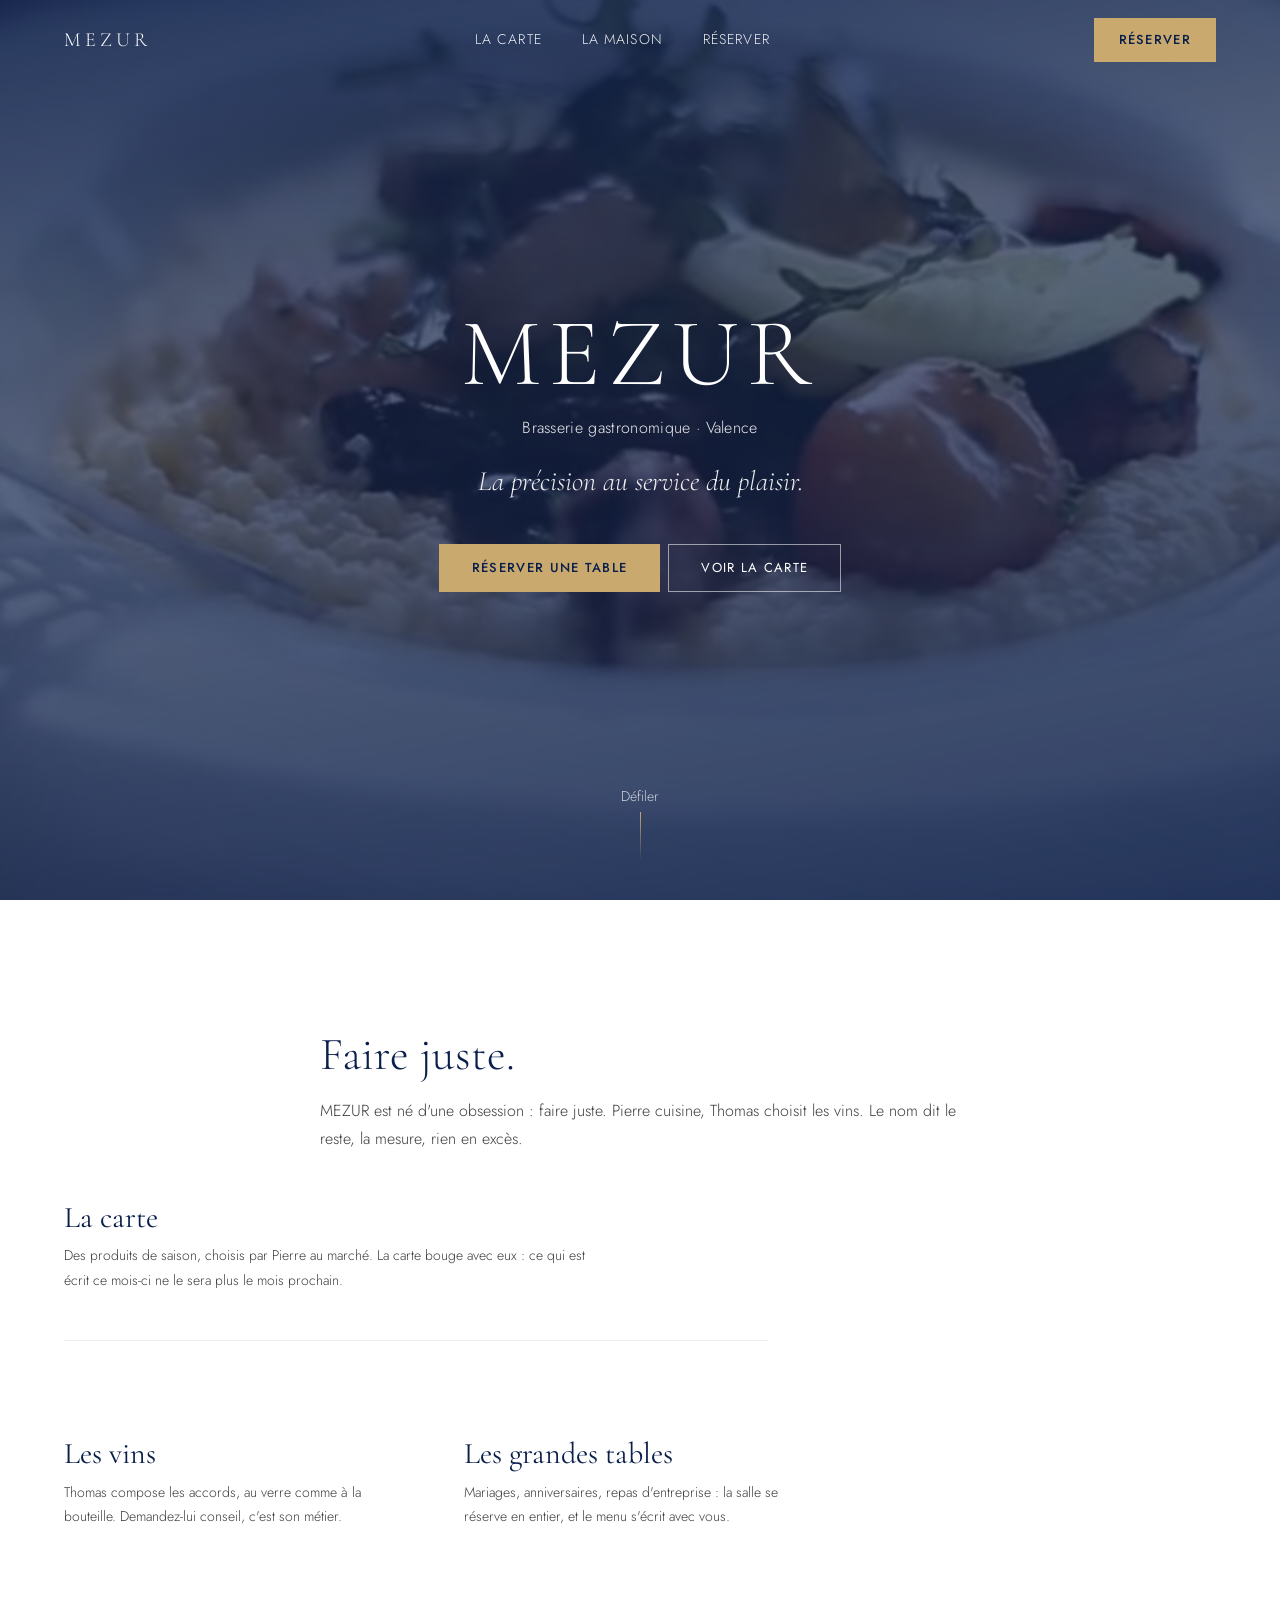
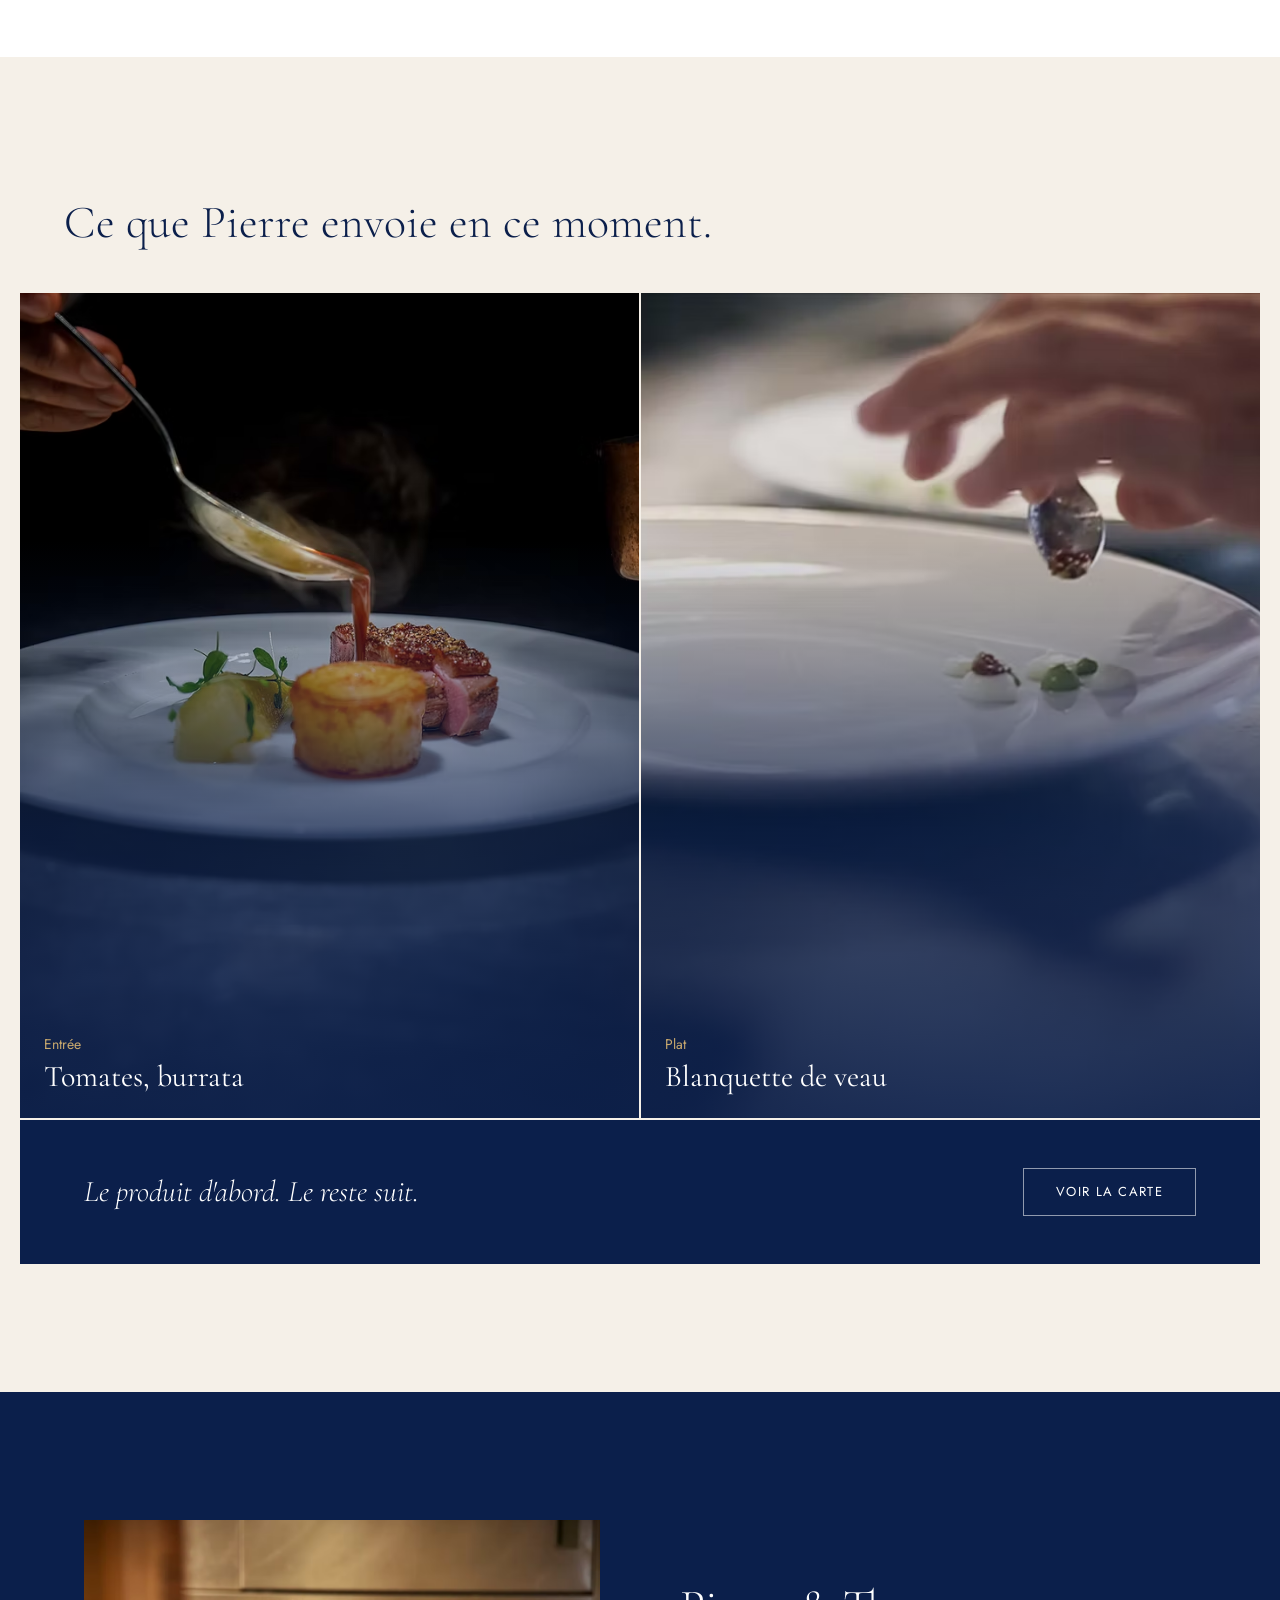
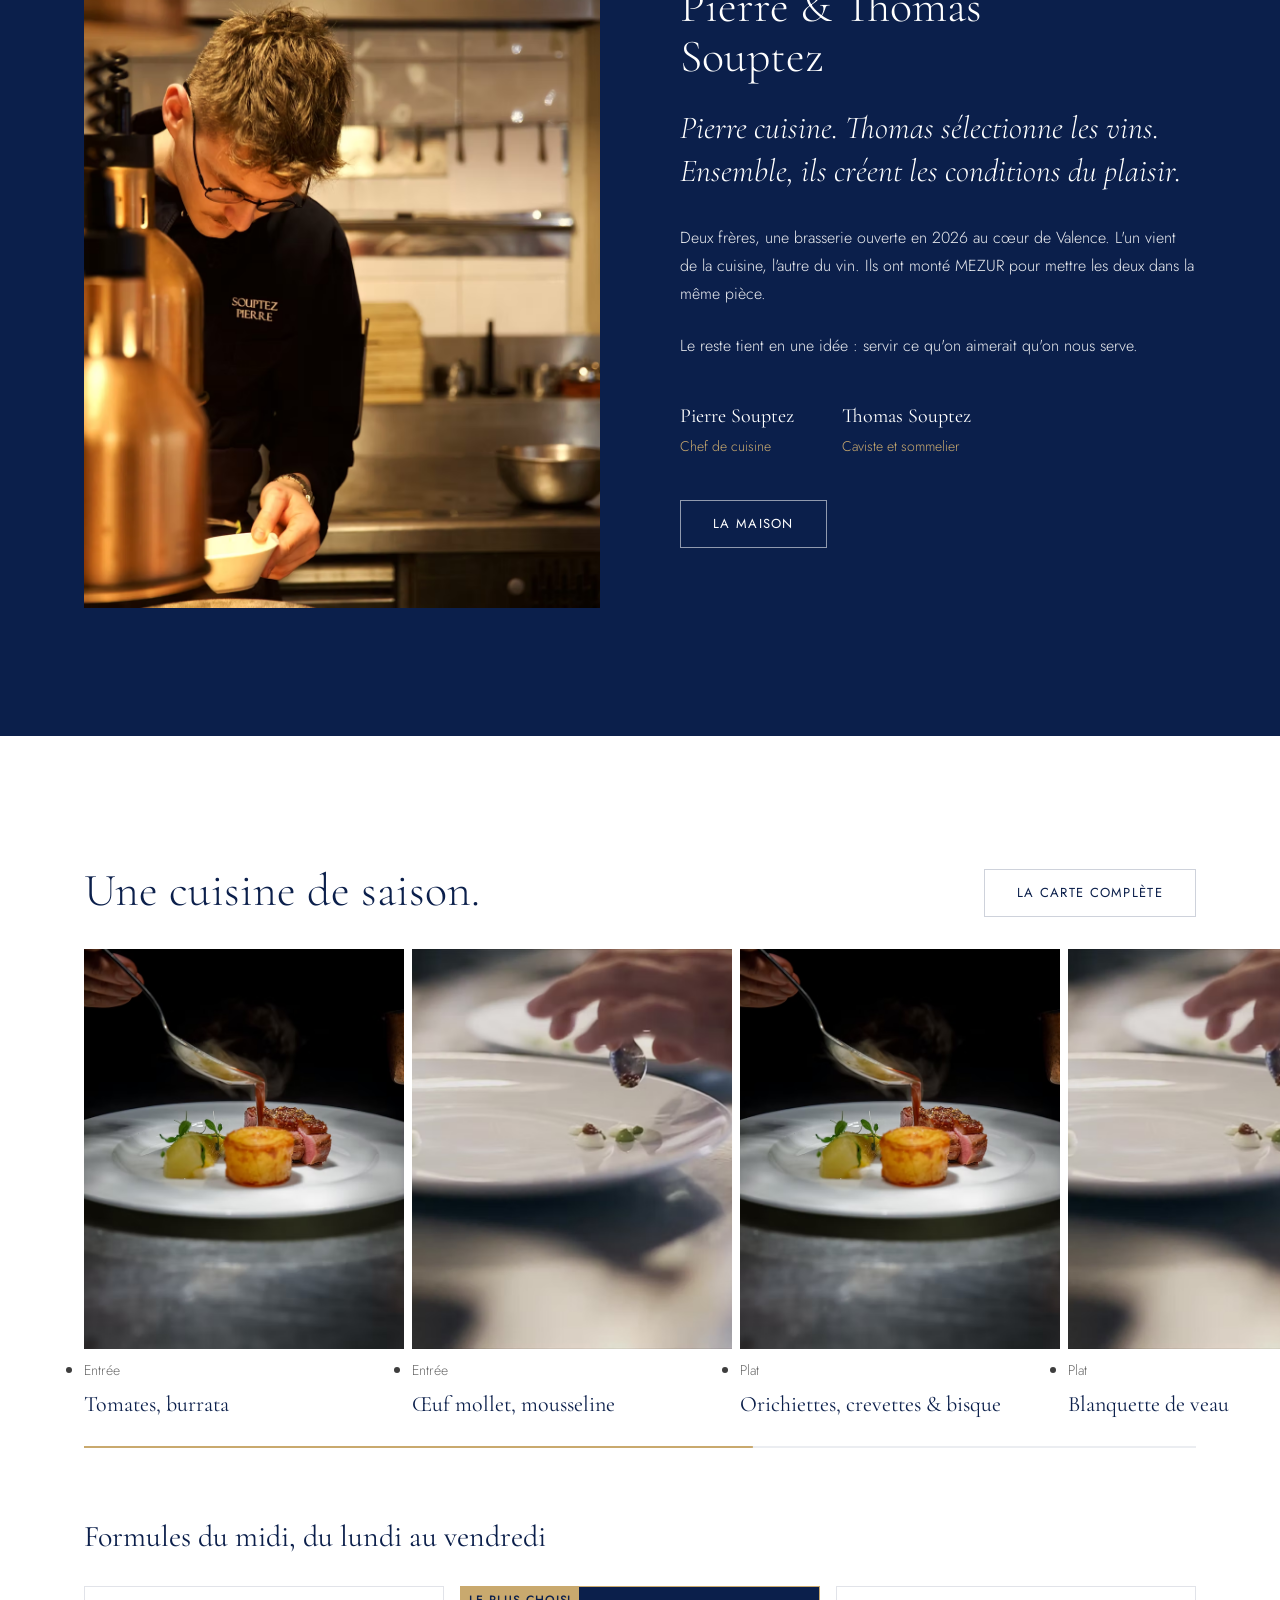
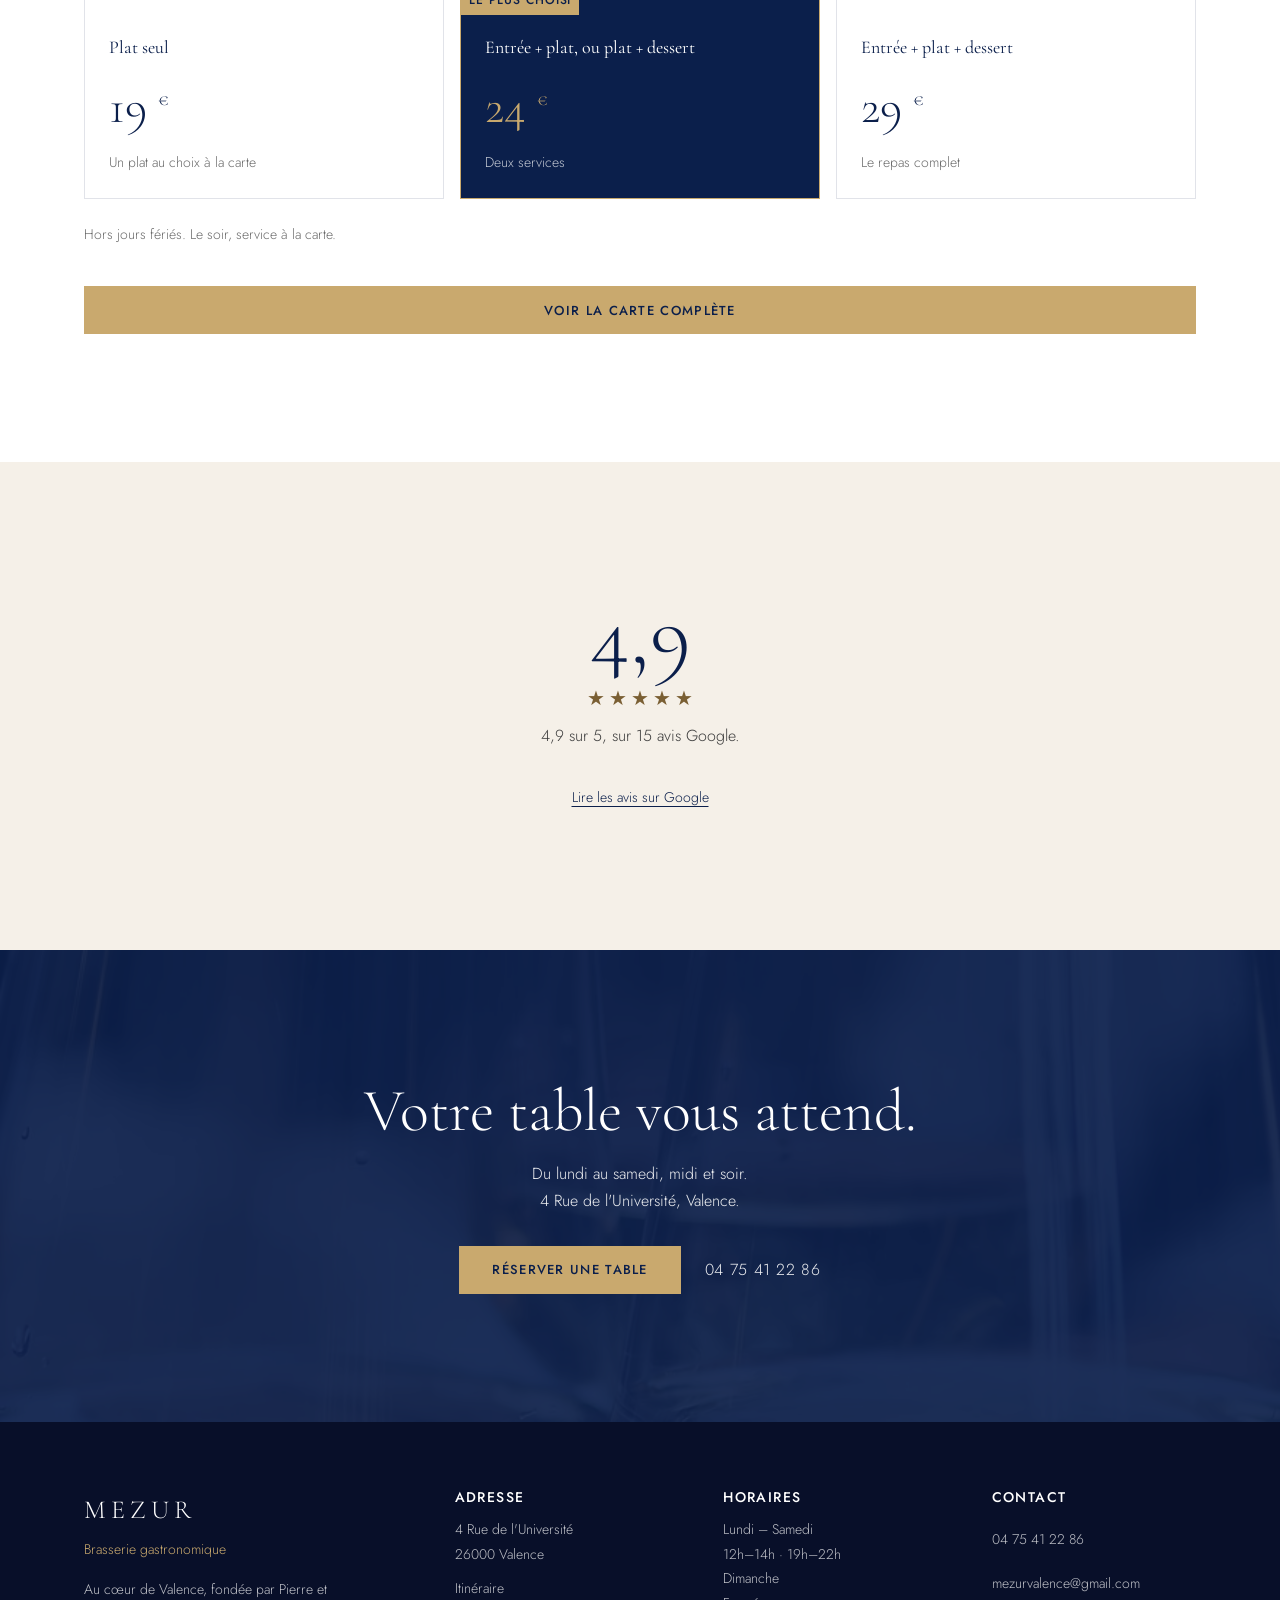
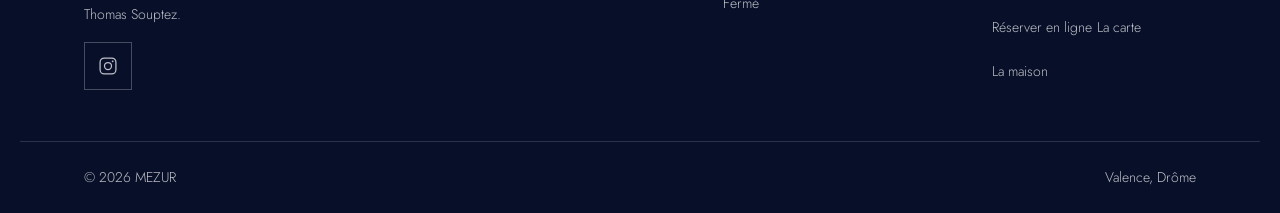
<file: index.html>
<!DOCTYPE html>
<html lang="fr">
<head>
  <meta charset="UTF-8">
  <meta name="viewport" content="width=device-width, initial-scale=1.0">
  <meta name="description" content="MEZUR, brasserie gastronomique à Valence. Pierre cuisine, Thomas choisit les vins. Ouvert du lundi au samedi, midi et soir. Réservez votre table en ligne.">
  <meta name="theme-color" content="#0B1F4B">
  <link rel="canonical" href="https://mezurvalence.com/">

  <meta property="og:site_name" content="MEZUR">
  <meta property="og:locale" content="fr_FR">
  <meta property="og:type" content="restaurant.restaurant">
  <meta property="og:url" content="https://mezurvalence.com/">
  <meta property="og:title" content="MEZUR · Brasserie gastronomique à Valence">
  <meta property="og:description" content="Pierre cuisine, Thomas choisit les vins. Ouvert du lundi au samedi, midi et soir.">
  <meta property="og:image" content="https://mezurvalence.com/images/hero-poster.jpg">
  <meta name="twitter:card" content="summary_large_image">

  <title>MEZUR · Brasserie gastronomique à Valence</title>

  <link rel="icon" href="favicon.svg" type="image/svg+xml">
  <link rel="preconnect" href="https://fonts.googleapis.com">
  <link rel="preconnect" href="https://fonts.gstatic.com" crossorigin>
  <link href="https://fonts.googleapis.com/css2?family=Cormorant+Garamond:ital,wght@0,300;0,400;0,500;1,300;1,400&family=Jost:wght@300;400;500&display=swap" rel="stylesheet">
  <link rel="stylesheet" href="css/style.css">

  <script type="application/ld+json">
  {
    "@context": "https://schema.org",
    "@type": "Restaurant",
    "@id": "https://mezurvalence.com/#restaurant",
    "name": "MEZUR",
    "description": "Brasserie gastronomique à Valence, fondée par Pierre et Thomas Souptez.",
    "url": "https://mezurvalence.com/",
    "telephone": "+33475412286",
    "email": "mezurvalence@gmail.com",
    "priceRange": "€€",
    "servesCuisine": "Française",
    "acceptsReservations": "True",
    "image": "https://mezurvalence.com/images/hero-poster.jpg",
    "hasMenu": "https://mezurvalence.com/menu.html",
    "sameAs": ["https://www.instagram.com/maison_mezur/"],
    "address": {
      "@type": "PostalAddress",
      "streetAddress": "4 Rue de l'Université",
      "postalCode": "26000",
      "addressLocality": "Valence",
      "addressCountry": "FR"
    },
    "geo": {
      "@type": "GeoCoordinates",
      "latitude": 44.9285,
      "longitude": 4.8917
    },
    "aggregateRating": {
      "@type": "AggregateRating",
      "ratingValue": "4.9",
      "reviewCount": "15",
      "bestRating": "5"
    },
    "openingHoursSpecification": [{
      "@type": "OpeningHoursSpecification",
      "dayOfWeek": ["Monday", "Tuesday", "Wednesday", "Thursday", "Friday", "Saturday"],
      "opens": "12:00",
      "closes": "14:00"
    }, {
      "@type": "OpeningHoursSpecification",
      "dayOfWeek": ["Monday", "Tuesday", "Wednesday", "Thursday", "Friday", "Saturday"],
      "opens": "19:00",
      "closes": "22:00"
    }]
  }
  </script>
</head>
<body>

  <a class="skip-link" href="#contenu">Aller au contenu</a>

  <!-- Barre de réservation, mobile -->
  <div class="mobile-bottom-bar">
    <div class="mobile-bottom-bar-info">
      <span class="mobile-bottom-bar-name">MEZUR</span>
      <span class="mobile-bottom-bar-hours" data-mz-hours="inline">Lundi – Samedi · Valence</span>
    </div>
    <a href="reservations.html" class="btn btn-primary">Réserver</a>
  </div>

  <header class="site-header" role="banner">
    <div class="header-inner">
      <a href="index.html" class="logo" aria-label="MEZUR, accueil">MEZUR</a>

      <nav aria-label="Navigation principale">
        <ul class="main-nav" id="nav-principale">
          <li><a href="menu.html">La carte</a></li>
          <li><a href="a-propos.html">La maison</a></li>
          <li><a href="reservations.html">Réserver</a></li>
          <li class="nav-mobile-cta">
            <a href="tel:+33475412286" class="btn btn-ghost-light btn-block">04 75 41 22 86</a>
          </li>
        </ul>
      </nav>

      <a href="reservations.html" class="btn-reserve-nav">Réserver</a>

      <button class="nav-toggle" aria-label="Ouvrir le menu" aria-expanded="false" aria-controls="nav-principale">
        <span></span><span></span><span></span>
      </button>
    </div>
  </header>

  <main id="contenu">

    <!-- ====== HERO ====== -->
    <section class="hero" aria-label="MEZUR, brasserie gastronomique à Valence">
      <div class="hero-media">
        <video
          autoplay muted loop playsinline webkit-playsinline
          preload="metadata"
          poster="images/hero-poster.jpg"
          aria-hidden="true" tabindex="-1">
          <source src="images/hero-mobile.webm" type="video/webm" media="(max-width: 768px)">
          <source src="images/hero-mobile.mp4" type="video/mp4" media="(max-width: 768px)">
          <source src="images/hero.webm" type="video/webm">
          <source src="images/hero.mp4" type="video/mp4">
        </video>
      </div>
      <div class="hero-overlay" aria-hidden="true"></div>

      <div class="hero-content">
        <h1 class="hero-title">MEZUR</h1>
        <span class="hero-situe">Brasserie gastronomique · Valence</span>
        <p class="hero-tagline" data-mz-text="texts.heroTagline">La précision au service du plaisir.</p>
        <div class="hero-cta-group">
          <a href="reservations.html" class="btn btn-primary">Réserver une table</a>
          <a href="menu.html" class="btn btn-ghost-light">Voir la carte</a>
        </div>
      </div>

      <div class="hero-scroll" aria-hidden="true">
        <span class="hero-scroll-label">Défiler</span>
        <span class="hero-scroll-line"></span>
      </div>
    </section>

    <!-- ====== MANIFESTE ====== -->
    <section class="manifeste" aria-labelledby="manifeste-title">
      <div class="manifeste-intro will-reveal">
        <h2 id="manifeste-title">Faire juste.</h2>
        <p data-mz-text="texts.manifesteIntro">MEZUR est né d'une obsession : faire juste. Pierre cuisine, Thomas choisit les vins. Le nom dit le reste, la mesure, rien en excès.</p>
      </div>

      <div class="pillars">
        <div class="pillar will-reveal">
          <h3>La carte</h3>
          <p>Des produits de saison, choisis par Pierre au marché. La carte bouge avec eux : ce qui est écrit ce mois-ci ne le sera plus le mois prochain.</p>
        </div>
        <div class="pillar will-reveal">
          <h3>Les vins</h3>
          <p>Thomas compose les accords, au verre comme à la bouteille. Demandez-lui conseil, c'est son métier.</p>
        </div>
        <div class="pillar will-reveal">
          <h3>Les grandes tables</h3>
          <p>Mariages, anniversaires, repas d'entreprise : la salle se réserve en entier, et le menu s'écrit avec vous.</p>
        </div>
      </div>
    </section>

    <!-- ====== PLATS ====== -->
    <section class="signature" aria-labelledby="signature-title">
      <div class="signature-header will-reveal">
        <h2 id="signature-title">Ce que Pierre envoie en ce moment.</h2>
      </div>

      <div class="dishes-grid">
        <div class="dish-card will-reveal">
          <div class="dish-card-inner img-reveal-wrap">
            <img src="images/Plat gastronomique.avif" width="710" height="1066"
                 alt="Tomates et burrata dressées à l'assiette" loading="lazy"
                 data-mz-img="images.platSignature1">
          </div>
          <div class="dish-overlay" aria-hidden="true"></div>
          <div class="dish-info">
            <span class="dish-category">Entrée</span>
            <h3 class="dish-name">Tomates, burrata</h3>
          </div>
        </div>

        <div class="dish-card will-reveal">
          <div class="dish-card-inner img-reveal-wrap">
            <img src="images/11062b_0234bac6aabb4d45af0cbe02be372826f000.avif" width="980" height="812"
                 alt="Blanquette de veau dressée en cuisine" loading="lazy"
                 data-mz-img="images.platSignature2">
          </div>
          <div class="dish-overlay" aria-hidden="true"></div>
          <div class="dish-info">
            <span class="dish-category">Plat</span>
            <h3 class="dish-name">Blanquette de veau</h3>
          </div>
        </div>
      </div>

      <div class="concept-band">
        <p class="concept-band-quote">Le produit d'abord. Le reste suit.</p>
        <a href="menu.html" class="btn btn-ghost-light">Voir la carte</a>
      </div>
    </section>

    <!-- ====== LA MAISON ====== -->
    <section class="maison" aria-labelledby="maison-title">
      <div class="maison-inner">
        <div class="maison-image img-reveal-wrap will-reveal">
          <img src="images/c00db5_538c3ea595f149ff92b5a81289f64af6~mv2.avif" width="1082" height="1644"
               alt="Pierre Souptez en cuisine au MEZUR" loading="lazy"
               data-mz-img="images.maisonAccueil">
        </div>
        <div class="maison-content will-reveal">
          <h2 id="maison-title">Pierre &amp; Thomas<br>Souptez</h2>

          <blockquote class="maison-quote" data-mz-text="texts.maisonQuote">Pierre cuisine. Thomas sélectionne les vins. Ensemble, ils créent les conditions du plaisir.</blockquote>

          <p class="maison-text" data-mz-text="texts.maisonText1">Deux frères, une brasserie ouverte en 2026 au cœur de Valence. L'un vient de la cuisine, l'autre du vin. Ils ont monté MEZUR pour mettre les deux dans la même pièce.</p>
          <p class="maison-text" data-mz-text="texts.maisonText2">Le reste tient en une idée : servir ce qu'on aimerait qu'on nous serve.</p>

          <div class="maison-founders">
            <div class="founder">
              <span class="founder-name">Pierre Souptez</span>
              <span class="founder-role">Chef de cuisine</span>
            </div>
            <div class="founder">
              <span class="founder-name">Thomas Souptez</span>
              <span class="founder-role">Caviste et sommelier</span>
            </div>
          </div>

          <a href="a-propos.html" class="btn btn-ghost-light">La maison</a>
        </div>
      </div>
    </section>

    <!-- ====== APERÇU DE LA CARTE ====== -->
    <section class="menu-apercu" aria-labelledby="menu-apercu-title">
      <div class="menu-apercu-header will-reveal">
        <h2 id="menu-apercu-title">Une cuisine de saison.</h2>
        <a href="menu.html" class="btn btn-ghost-dark">La carte complète</a>
      </div>

      <div class="menu-scroll-wrapper">
        <ul class="menu-scroll-track" aria-label="Quelques plats de la carte">
          <li class="menu-item-card">
            <div class="menu-item-img img-reveal-wrap">
              <img src="images/Plat gastronomique.avif" width="710" height="1066" alt="Tomates, burrata" loading="lazy">
            </div>
            <span class="menu-item-label">Entrée</span>
            <h3 class="menu-item-name">Tomates, burrata</h3>
          </li>
          <li class="menu-item-card">
            <div class="menu-item-img img-reveal-wrap">
              <img src="images/11062b_0234bac6aabb4d45af0cbe02be372826f000.avif" width="980" height="812" alt="Œuf mollet, mousseline" loading="lazy">
            </div>
            <span class="menu-item-label">Entrée</span>
            <h3 class="menu-item-name">Œuf mollet, mousseline</h3>
          </li>
          <li class="menu-item-card">
            <div class="menu-item-img img-reveal-wrap">
              <img src="images/Plat gastronomique.avif" width="710" height="1066" alt="Orichiettes, crevettes et bisque" loading="lazy">
            </div>
            <span class="menu-item-label">Plat</span>
            <h3 class="menu-item-name">Orichiettes, crevettes &amp; bisque</h3>
          </li>
          <li class="menu-item-card">
            <div class="menu-item-img img-reveal-wrap">
              <img src="images/11062b_0234bac6aabb4d45af0cbe02be372826f000.avif" width="980" height="812" alt="Blanquette de veau" loading="lazy">
            </div>
            <span class="menu-item-label">Plat</span>
            <h3 class="menu-item-name">Blanquette de veau</h3>
          </li>
          <li class="menu-item-card">
            <div class="menu-item-img img-reveal-wrap">
              <img src="images/Plat gastronomique.avif" width="710" height="1066" alt="Fraises, herbes, huile d'olive" loading="lazy">
            </div>
            <span class="menu-item-label">Dessert</span>
            <h3 class="menu-item-name">Fraises, herbes, huile d'olive</h3>
          </li>
          <li class="menu-item-card">
            <div class="menu-item-img img-reveal-wrap">
              <img src="images/11062b_0234bac6aabb4d45af0cbe02be372826f000.avif" width="980" height="812" alt="Pavlova, citron" loading="lazy">
            </div>
            <span class="menu-item-label">Dessert</span>
            <h3 class="menu-item-name">Pavlova, citron</h3>
          </li>
        </ul>
      </div>

      <div class="menu-progress-bar" aria-hidden="true">
        <div class="menu-progress-fill"></div>
      </div>

      <div class="formules-section">
        <h3>Formules du midi, du lundi au vendredi</h3>
        <div class="formules-grid">
          <div class="formule-card">
            <span class="formule-label">Plat seul</span>
            <span class="formule-price">19&nbsp;<sup>€</sup></span>
            <span class="formule-detail">Un plat au choix à la carte</span>
          </div>
          <div class="formule-card formule-card--featured">
            <span class="formule-badge">Le plus choisi</span>
            <span class="formule-label">Entrée + plat, ou plat + dessert</span>
            <span class="formule-price">24&nbsp;<sup>€</sup></span>
            <span class="formule-detail">Deux services</span>
          </div>
          <div class="formule-card">
            <span class="formule-label">Entrée + plat + dessert</span>
            <span class="formule-price">29&nbsp;<sup>€</sup></span>
            <span class="formule-detail">Le repas complet</span>
          </div>
        </div>
        <p class="formules-note">Hors jours fériés. Le soir, service à la carte.</p>
      </div>

      <div class="menu-apercu-footer">
        <a href="menu.html" class="btn btn-primary btn-block">Voir la carte complète</a>
      </div>
    </section>

    <!-- ====== AVIS ====== -->
    <section class="social-proof" aria-labelledby="avis-title">
      <div class="rating-block will-reveal">
        <h2 id="avis-title" class="sr-only">Les avis de nos clients</h2>
        <span class="rating-score-display">4,9</span>
        <div class="rating-stars-row" aria-hidden="true">
          <span>★</span><span>★</span><span>★</span><span>★</span><span>★</span>
        </div>
        <p class="rating-label">4,9 sur 5, sur 15 avis Google.</p>
        <a class="rating-link" href="https://www.google.com/maps/search/?api=1&amp;query=MEZUR+4+Rue+de+l%27Universit%C3%A9+26000+Valence"
           target="_blank" rel="noopener">Lire les avis sur Google</a>
      </div>
    </section>

    <!-- ====== RÉSERVER ====== -->
    <section class="cta-reservation" aria-labelledby="cta-title">
      <div class="cta-reservation-content">
        <h2 id="cta-title">Votre table vous attend.</h2>
        <p>
          Du lundi au samedi, midi et soir.<br>
          4 Rue de l'Université, Valence.
        </p>
        <div class="cta-actions">
          <a href="reservations.html" class="btn btn-primary">Réserver une table</a>
          <a href="tel:+33475412286" class="cta-phone">04 75 41 22 86</a>
        </div>
      </div>
    </section>

  </main>

  <footer class="site-footer" role="contentinfo">
    <div class="footer-inner">
      <div class="footer-logo-block">
        <a href="index.html" class="footer-logo">MEZUR</a>
        <p class="footer-tagline">Brasserie gastronomique</p>
        <p class="footer-desc">
          Au cœur de Valence, fondée par Pierre et Thomas Souptez.
        </p>
        <div class="footer-social">
          <a href="https://www.instagram.com/maison_mezur/" class="footer-social-link" aria-label="MEZUR sur Instagram" target="_blank" rel="noopener">
            <svg viewBox="0 0 24 24" fill="none" stroke="currentColor" stroke-width="1.5" aria-hidden="true">
              <rect x="2.5" y="2.5" width="19" height="19" rx="5"/>
              <circle cx="12" cy="12" r="4.2"/>
              <circle cx="17.6" cy="6.4" r="1.1" fill="currentColor" stroke="none"/>
            </svg>
          </a>
        </div>
      </div>

      <div class="footer-col">
        <h3>Adresse</h3>
        <address>
          4 Rue de l'Université<br>
          26000 Valence
        </address>
        <a href="https://www.google.com/maps/dir/?api=1&amp;destination=4+Rue+de+l%27Universit%C3%A9+26000+Valence"
           target="_blank" rel="noopener">Itinéraire</a>
      </div>

      <div class="footer-col">
        <h3>Horaires</h3>
        <p data-mz-hours="compact">
          Lundi – Samedi<br>
          12h–14h · 19h–22h<br>
          Dimanche<br>
          Fermé
        </p>
      </div>

      <div class="footer-col">
        <h3>Contact</h3>
        <a href="tel:+33475412286">04 75 41 22 86</a>
        <a href="mailto:mezurvalence@gmail.com" data-mz-contact="email">mezurvalence@gmail.com</a>
        <a href="reservations.html">Réserver en ligne</a>
        <a href="menu.html">La carte</a>
        <a href="a-propos.html">La maison</a>
      </div>
    </div>

    <div class="footer-bottom">
      <span>© 2026 MEZUR</span>
      <span>Valence, Drôme</span>
    </div>
  </footer>

  <script src="js/content.js" defer></script>
  <script src="js/main.js" defer></script>

</body>
</html>
</file>
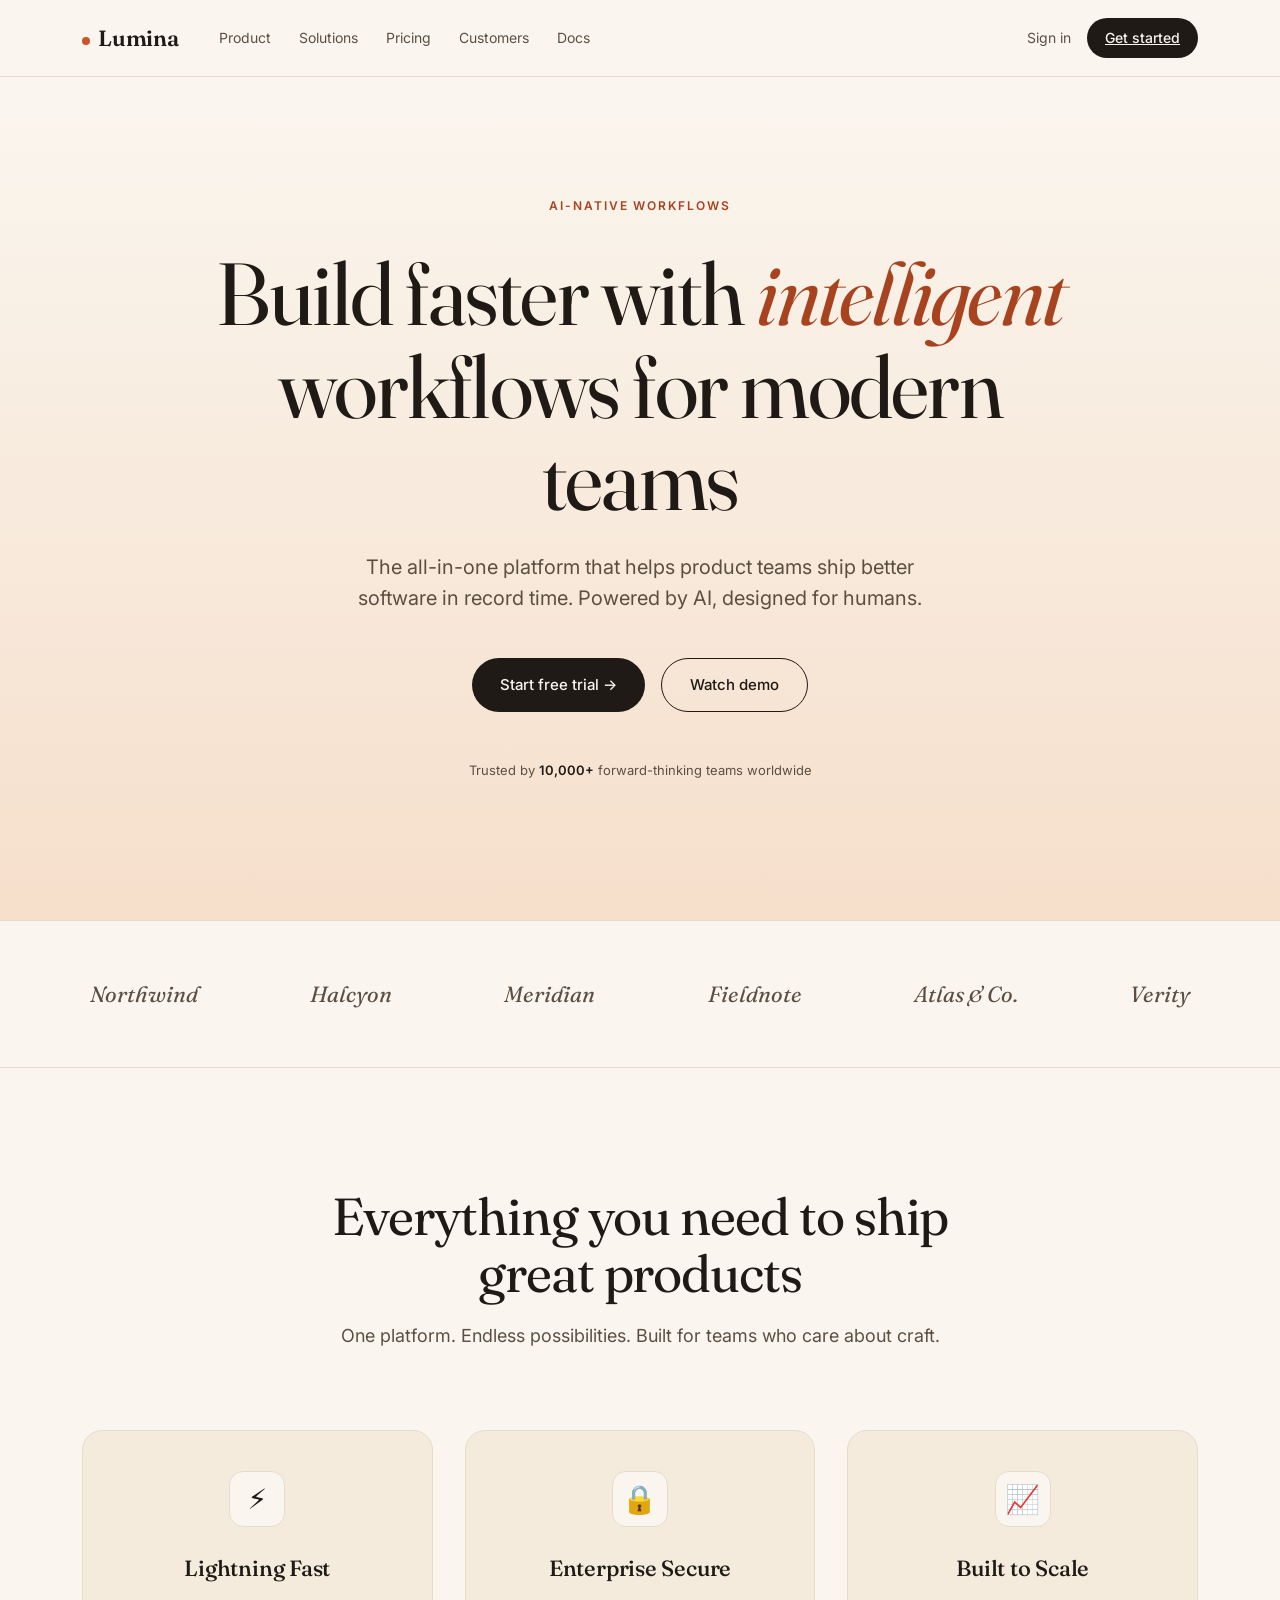
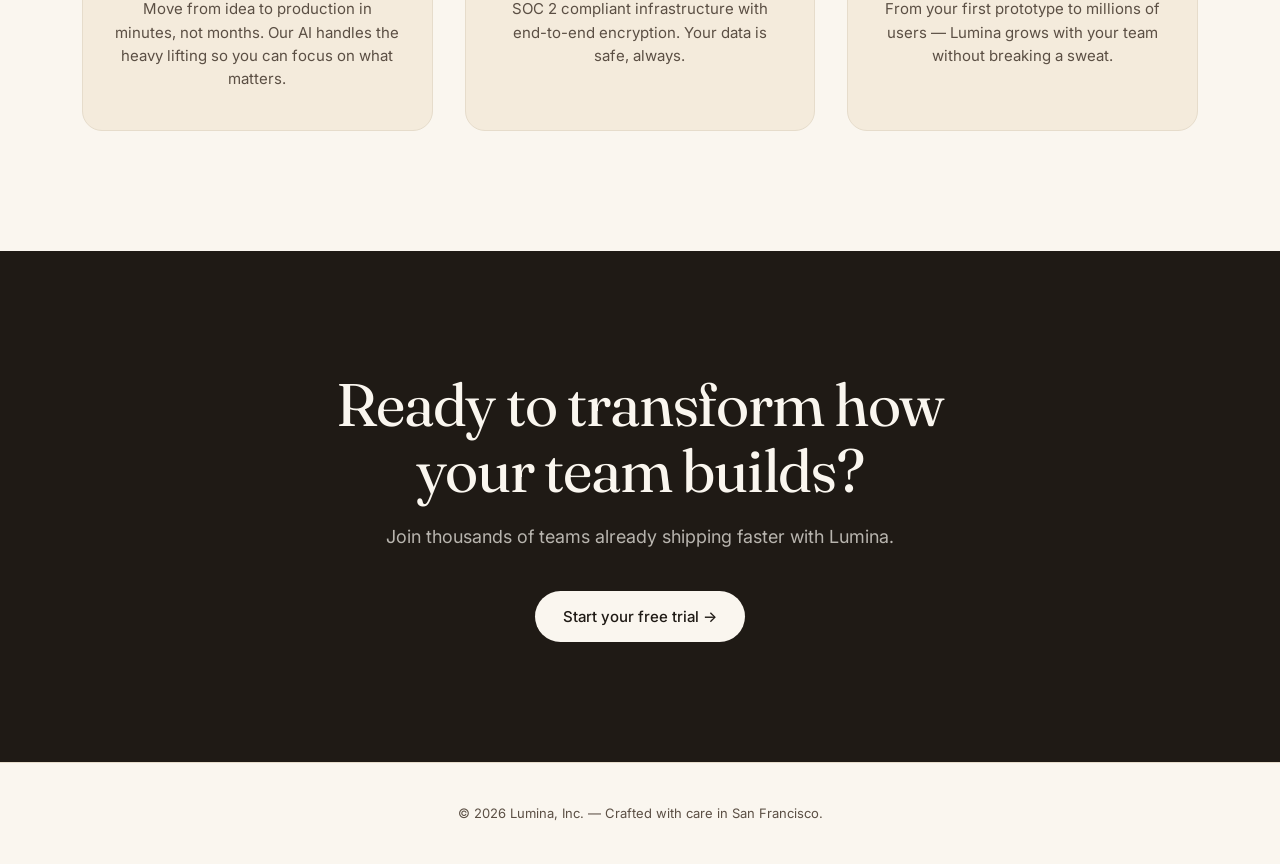
<file: impeccable-main/demos/landing-demo/index.html>
<!doctype html>
<html lang="en">
<head>
<meta charset="utf-8" />
<meta name="viewport" content="width=device-width, initial-scale=1" />
<title>Lumina — Intelligent workflows for modern product teams</title>
<link rel="icon" href="data:," />
<link rel="preconnect" href="https://fonts.googleapis.com" />
<link rel="preconnect" href="https://fonts.gstatic.com" crossorigin />
<link href="https://fonts.googleapis.com/css2?family=Fraunces:opsz,wght@9..144,300;9..144,400;9..144,500;9..144,600;9..144,700&family=Inter:wght@400;500;600&display=swap" rel="stylesheet" />
<style>
  :root {
    --cream: #faf6ef;
    --cream-warm: #f4ebdc;
    --peach: #f6dfcb;
    --ink: #1f1a15;
    --soft: #5b4f44;
    --line: #e6dccb;
    --accent: #c8552b;
    --accent-deep: #a8431f;
  }
  * { box-sizing: border-box; }
  html, body { margin: 0; padding: 0; }
  body {
    font-family: 'Inter', system-ui, sans-serif;
    color: var(--ink);
    background: var(--cream);
    -webkit-font-smoothing: antialiased;
    line-height: 1.55;
  }
  .serif { font-family: 'Fraunces', Georgia, serif; font-optical-sizing: auto; }

  /* Nav */
  .nav {
    position: sticky; top: 0; z-index: 10;
    backdrop-filter: blur(10px);
    background: rgba(250, 246, 239, 0.85);
    border-bottom: 1px solid var(--line);
  }
  .nav-inner {
    max-width: 1180px; margin: 0 auto;
    padding: 18px 32px;
    display: flex; align-items: center; gap: 40px;
  }
  .logo {
    font-family: 'Fraunces', Georgia, serif;
    font-weight: 600; font-size: 22px;
    letter-spacing: -0.01em;
  }
  .logo-dot {
    display: inline-block; width: 8px; height: 8px;
    background: var(--accent); border-radius: 50%;
    margin-right: 8px; vertical-align: middle;
  }
  .nav-links { display: flex; gap: 28px; font-size: 14px; }
  .nav-links a { color: var(--soft); text-decoration: none; }
  .nav-cta { margin-left: auto; display: flex; gap: 16px; align-items: center; }
  .nav-cta a:not(.pill) { font-size: 14px; color: var(--soft); text-decoration: none; }
  .pill {
    background: var(--ink); color: var(--cream);
    padding: 9px 18px; border-radius: 999px;
    font-weight: 500; font-size: 14px;
  }

  /* Hero */
  .hero {
    background: linear-gradient(180deg, var(--cream) 0%, var(--peach) 100%);
    padding: 120px 32px 140px;
    text-align: center;
    position: relative;
    overflow: hidden;
  }
  .eyebrow {
    text-transform: uppercase;
    letter-spacing: 0.16em;
    font-size: 12px;
    font-weight: 600;
    color: var(--accent-deep);
    margin-bottom: 32px;
  }
  .h1 {
    font-family: 'Fraunces', Georgia, serif;
    font-weight: 400;
    font-size: clamp(48px, 7vw, 88px);
    line-height: 1.05;
    letter-spacing: -0.02em;
    max-width: 920px;
    margin: 0 auto 28px;
  }
  .h1 em { font-style: italic; color: var(--accent-deep); }
  .lede {
    font-size: 20px;
    color: var(--soft);
    max-width: 620px;
    margin: 0 auto 44px;
  }
  .ctas { display: flex; gap: 16px; justify-content: center; margin-bottom: 48px; }
  .btn {
    padding: 14px 28px;
    border-radius: 999px;
    font-weight: 500;
    font-size: 15px;
    text-decoration: none;
    display: inline-flex; align-items: center; gap: 8px;
    transition: transform 0.15s ease;
  }
  .btn-primary { background: var(--ink); color: var(--cream); }
  .btn-ghost { color: var(--ink); border: 1px solid var(--ink); }
  .btn:hover { transform: translateY(-1px); }
  .trust { font-size: 13px; color: var(--soft); }
  .trust strong { color: var(--ink); font-weight: 600; }

  /* Logo strip */
  .logos {
    padding: 56px 32px;
    border-top: 1px solid var(--line);
    border-bottom: 1px solid var(--line);
    background: var(--cream);
  }
  .logos-inner {
    max-width: 1100px; margin: 0 auto;
    display: flex; justify-content: space-between; align-items: center;
    flex-wrap: wrap; gap: 32px;
    font-family: 'Fraunces', Georgia, serif;
    font-style: italic; font-size: 22px; color: var(--soft);
  }

  /* Features */
  .features {
    padding: 120px 32px;
    max-width: 1180px;
    margin: 0 auto;
  }
  .features-head {
    text-align: center;
    max-width: 720px;
    margin: 0 auto 80px;
  }
  .features-head h2 {
    font-family: 'Fraunces', Georgia, serif;
    font-weight: 400;
    font-size: clamp(36px, 4.5vw, 52px);
    line-height: 1.1;
    letter-spacing: -0.02em;
    margin: 0 0 20px;
  }
  .features-head p { font-size: 18px; color: var(--soft); margin: 0; }
  .grid {
    display: grid;
    grid-template-columns: repeat(3, 1fr);
    gap: 32px;
  }
  .card {
    background: var(--cream-warm);
    border: 1px solid var(--line);
    border-radius: 20px;
    padding: 40px 32px;
    text-align: center;
  }
  .icon {
    width: 56px; height: 56px;
    border-radius: 14px;
    background: var(--cream);
    border: 1px solid var(--line);
    display: inline-flex; align-items: center; justify-content: center;
    font-size: 28px;
    margin-bottom: 24px;
  }
  .card h3 {
    font-family: 'Fraunces', Georgia, serif;
    font-weight: 500;
    font-size: 22px;
    margin: 0 0 12px;
    letter-spacing: -0.01em;
  }
  .card p {
    font-size: 15px;
    color: var(--soft);
    margin: 0;
  }

  /* CTA */
  .cta-section {
    background: var(--ink);
    color: var(--cream);
    padding: 120px 32px;
    text-align: center;
  }
  .cta-section h2 {
    font-family: 'Fraunces', Georgia, serif;
    font-weight: 400;
    font-size: clamp(36px, 5vw, 60px);
    line-height: 1.1;
    letter-spacing: -0.02em;
    margin: 0 0 20px;
    max-width: 720px;
    margin-left: auto; margin-right: auto;
  }
  .cta-section p {
    font-size: 18px;
    color: rgba(250, 246, 239, 0.7);
    margin: 0 auto 40px;
    max-width: 540px;
  }
  .cta-section .btn-primary {
    background: var(--cream);
    color: var(--ink);
  }

  /* Footer */
  .footer {
    padding: 40px 32px;
    text-align: center;
    font-size: 13px;
    color: var(--soft);
    border-top: 1px solid var(--line);
    background: var(--cream);
  }
</style>
</head>
<body>

<nav class="nav">
  <div class="nav-inner">
    <div class="logo"><span class="logo-dot"></span>Lumina</div>
    <div class="nav-links">
      <a href="#">Product</a>
      <a href="#">Solutions</a>
      <a href="#">Pricing</a>
      <a href="#">Customers</a>
      <a href="#">Docs</a>
    </div>
    <div class="nav-cta">
      <a href="#">Sign in</a>
      <a href="#" class="pill">Get started</a>
    </div>
  </div>
</nav>





<section class="hero">
  <div class="eyebrow">AI-native workflows</div>
  <h1 class="h1">Build faster with <em>intelligent</em> workflows for modern teams</h1>
  <p class="lede">The all-in-one platform that helps product teams ship better software in record time. Powered by AI, designed for humans.</p>
  <div class="ctas">
    <a href="#" class="btn btn-primary">Start free trial →</a>
    <a href="#" class="btn btn-ghost">Watch demo</a>
  </div>
  <div class="trust">Trusted by <strong>10,000+</strong> forward-thinking teams worldwide</div>
</section>





<section class="logos">
  <div class="logos-inner">
    <span>Northwind</span>
    <span>Halcyon</span>
    <span>Meridian</span>
    <span>Fieldnote</span>
    <span>Atlas &amp; Co.</span>
    <span>Verity</span>
  </div>
</section>

<section class="features">
  <div class="features-head">
    <h2>Everything you need to ship great products</h2>
    <p>One platform. Endless possibilities. Built for teams who care about craft.</p>
  </div>

  <div class="grid">
    <div class="card">
      <div class="icon">⚡</div>
      <h3>Lightning Fast</h3>
      <p>Move from idea to production in minutes, not months. Our AI handles the heavy lifting so you can focus on what matters.</p>
    </div>
    <div class="card">
      <div class="icon">🔒</div>
      <h3>Enterprise Secure</h3>
      <p>SOC 2 compliant infrastructure with end-to-end encryption. Your data is safe, always.</p>
    </div>
    <div class="card">
      <div class="icon">📈</div>
      <h3>Built to Scale</h3>
      <p>From your first prototype to millions of users — Lumina grows with your team without breaking a sweat.</p>
    </div>
  </div>

</section>


<section class="cta-section">
  <h2>Ready to transform how your team builds?</h2>
  <p>Join thousands of teams already shipping faster with Lumina.</p>
  <a href="#" class="btn btn-primary">Start your free trial →</a>
</section>


<footer class="footer">
  © 2026 Lumina, Inc. — Crafted with care in San Francisco.
</footer>

</body>
</html>
</file>
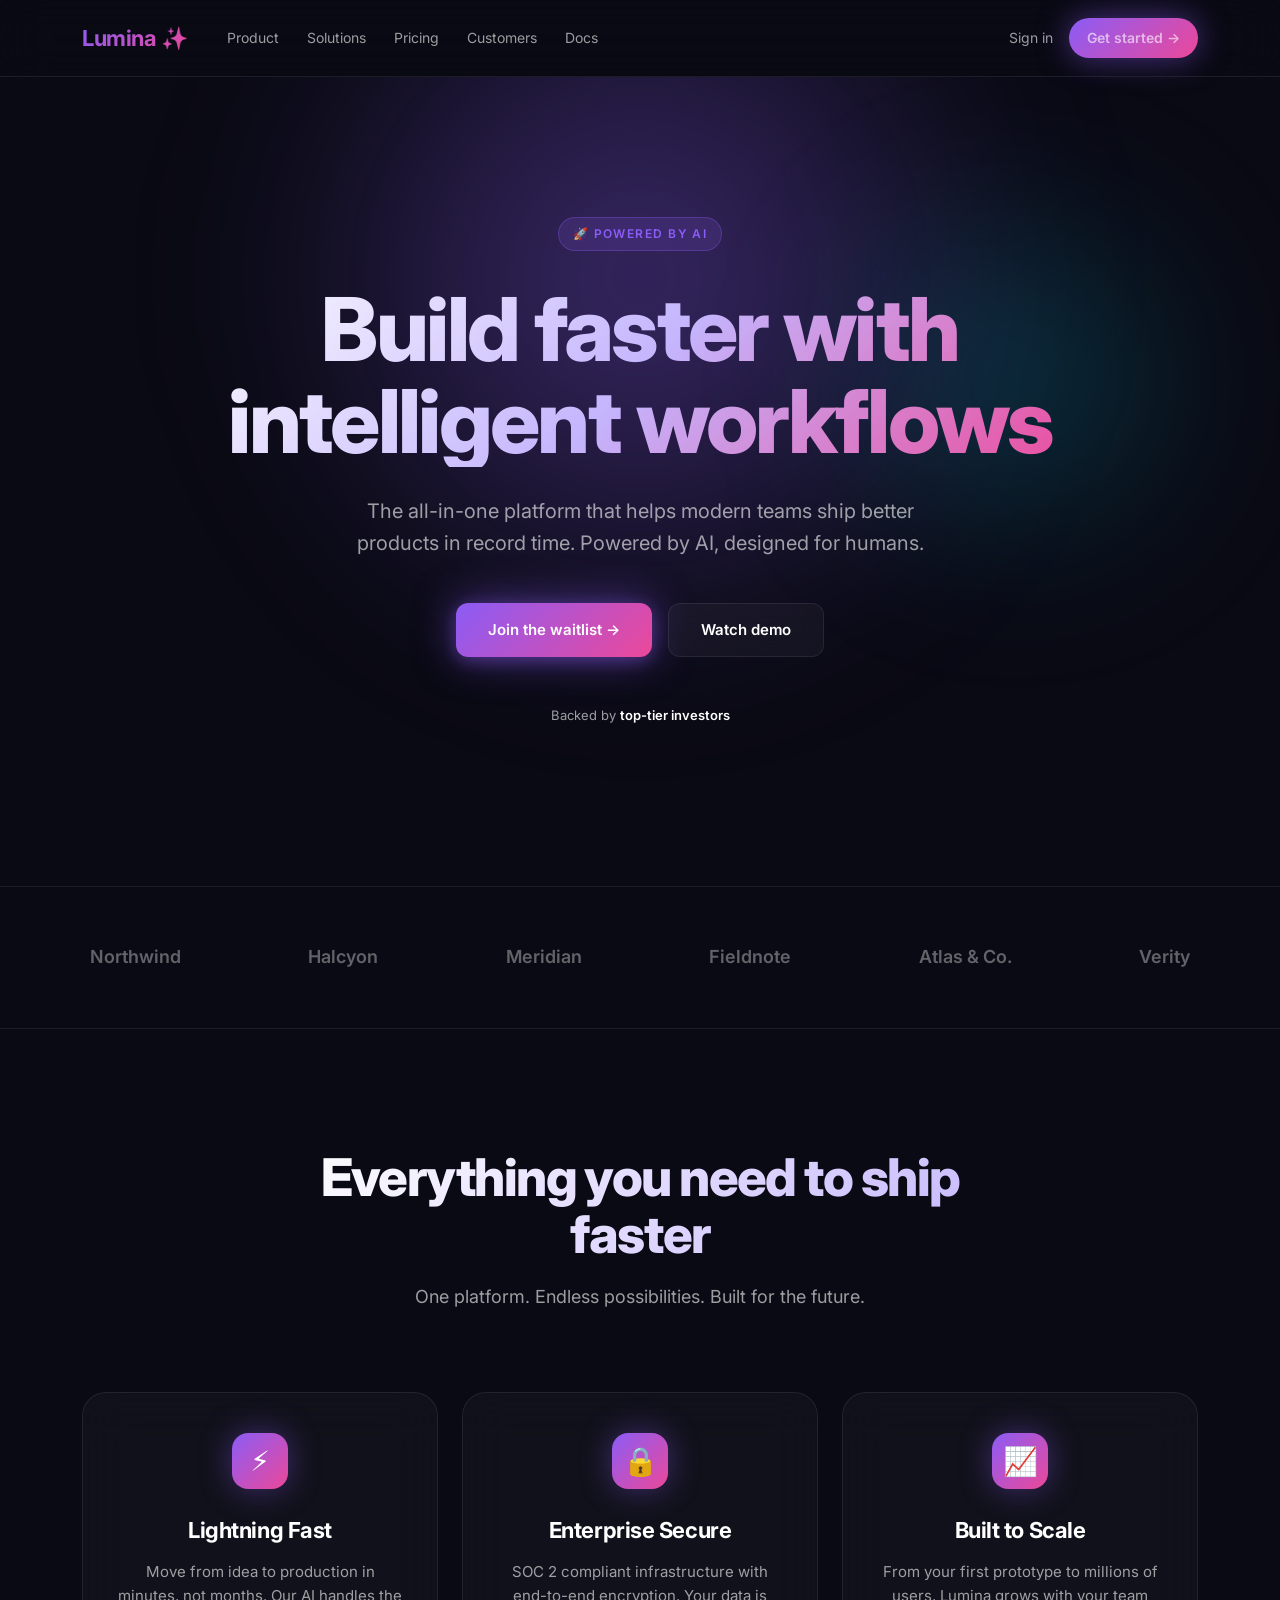
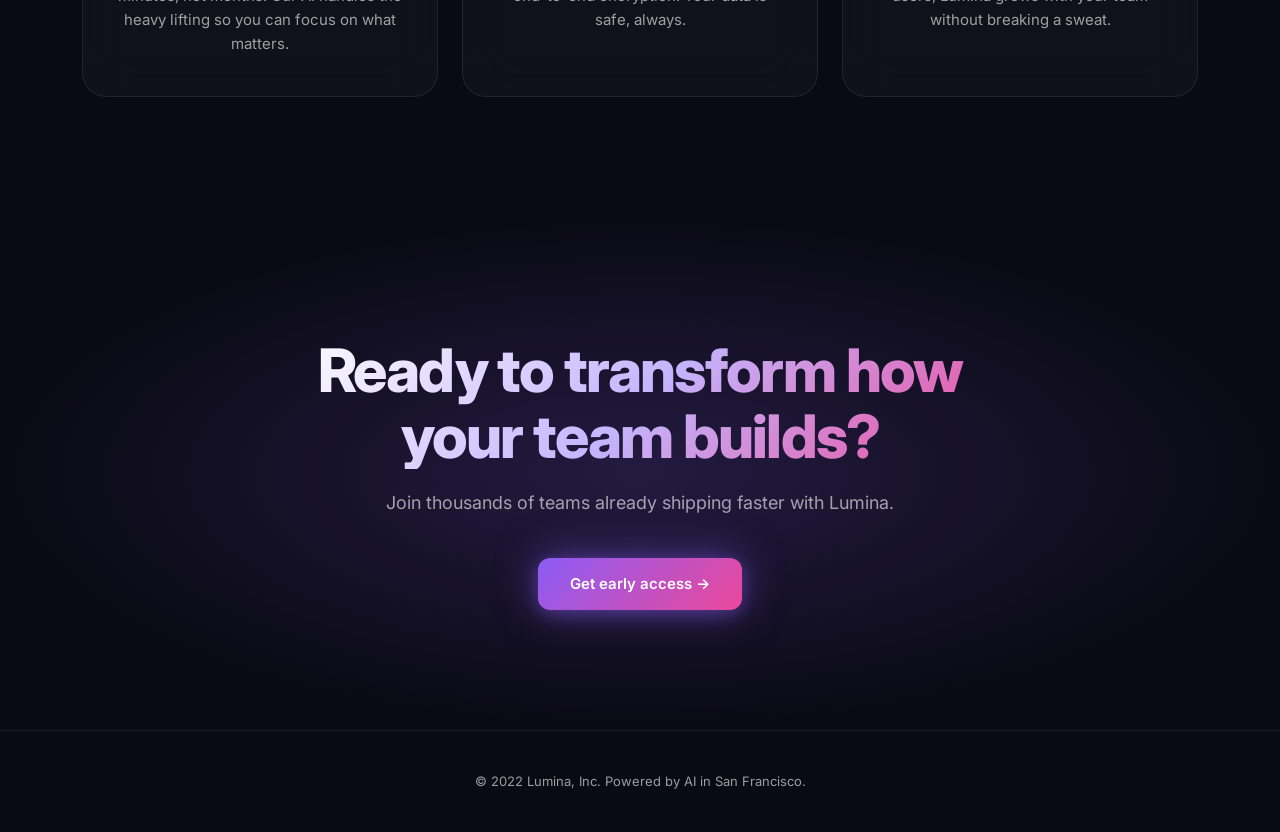
<file: impeccable-main/demos/landing-demo/classic/index.html>
<!doctype html>
<html lang="en">
<head>
<meta charset="utf-8" />
<meta name="viewport" content="width=device-width, initial-scale=1" />
<title>Lumina — The future of intelligent workflows</title>
<link rel="icon" href="data:," />
<link rel="preconnect" href="https://fonts.googleapis.com" />
<link rel="preconnect" href="https://fonts.gstatic.com" crossorigin />
<link href="https://fonts.googleapis.com/css2?family=Inter:wght@400;500;600;700;800&display=swap" rel="stylesheet" />
<style>
  :root {
    --bg: #0a0a14;
    --bg-elev: #14141f;
    --text: #ffffff;
    --text-muted: rgba(255, 255, 255, 0.6);
    --border: rgba(255, 255, 255, 0.08);
    --purple: #8b5cf6;
    --violet: #7c3aed;
    --pink: #ec4899;
    --cyan: #06b6d4;
  }
  * { box-sizing: border-box; }
  html, body { margin: 0; padding: 0; }
  body {
    font-family: 'Inter', system-ui, sans-serif;
    color: var(--text);
    background: var(--bg);
    -webkit-font-smoothing: antialiased;
    line-height: 1.6;
    overflow-x: hidden;
  }

  /* Nav */
  .nav {
    position: sticky; top: 0; z-index: 10;
    backdrop-filter: blur(24px);
    background: rgba(10, 10, 20, 0.6);
    border-bottom: 1px solid var(--border);
  }
  .nav-inner {
    max-width: 1180px; margin: 0 auto;
    padding: 18px 32px;
    display: flex; align-items: center; gap: 40px;
  }
  .logo {
    font-weight: 700; font-size: 22px;
    letter-spacing: -0.02em;
    background: linear-gradient(135deg, var(--purple), var(--pink));
    -webkit-background-clip: text;
    background-clip: text;
    color: transparent;
  }
  .nav-links { display: flex; gap: 28px; font-size: 14px; }
  .nav-links a { color: var(--text-muted); text-decoration: none; }
  .nav-cta { margin-left: auto; display: flex; gap: 16px; align-items: center; }
  .nav-cta a { font-size: 14px; color: var(--text-muted); text-decoration: none; }
  .pill {
    background: linear-gradient(135deg, var(--purple), var(--pink));
    color: #fff;
    padding: 9px 18px; border-radius: 999px;
    font-weight: 600; font-size: 14px;
    box-shadow: 0 0 32px rgba(139, 92, 246, 0.5);
  }

  /* Hero */
  .hero {
    padding: 140px 32px 160px;
    text-align: center;
    position: relative;
    overflow: hidden;
  }
  .hero::before {
    content: '';
    position: absolute;
    top: -200px; left: 50%;
    transform: translateX(-50%);
    width: 800px; height: 800px;
    background: radial-gradient(circle, rgba(139, 92, 246, 0.4) 0%, transparent 70%);
    filter: blur(80px);
    z-index: 0;
  }
  .hero::after {
    content: '';
    position: absolute;
    top: 100px; right: 5%;
    width: 400px; height: 400px;
    background: radial-gradient(circle, rgba(6, 182, 212, 0.3) 0%, transparent 70%);
    filter: blur(80px);
    z-index: 0;
  }
  .hero > * { position: relative; z-index: 1; }
  .eyebrow {
    display: inline-block;
    padding: 6px 14px;
    border-radius: 999px;
    background: rgba(139, 92, 246, 0.15);
    border: 1px solid rgba(139, 92, 246, 0.3);
    color: var(--purple);
    text-transform: uppercase;
    letter-spacing: 0.12em;
    font-size: 12px;
    font-weight: 600;
    margin-bottom: 32px;
  }
  .h1 {
    font-weight: 800;
    font-size: clamp(48px, 7vw, 88px);
    line-height: 1.05;
    letter-spacing: -0.03em;
    max-width: 920px;
    margin: 0 auto 28px;
    background: linear-gradient(135deg, #ffffff 0%, #c4b5fd 50%, var(--pink) 100%);
    -webkit-background-clip: text;
    background-clip: text;
    color: transparent;
  }
  .lede {
    font-size: 20px;
    color: var(--text-muted);
    max-width: 620px;
    margin: 0 auto 44px;
  }
  .ctas { display: flex; gap: 16px; justify-content: center; margin-bottom: 48px; }
  .btn {
    padding: 14px 32px;
    border-radius: 12px;
    font-weight: 600;
    font-size: 15px;
    text-decoration: none;
    display: inline-flex; align-items: center; gap: 8px;
    transition: all 0.2s ease;
    border: 0;
  }
  .btn-primary {
    background: linear-gradient(135deg, var(--purple), var(--pink));
    color: #fff;
    box-shadow: 0 0 40px rgba(139, 92, 246, 0.5), 0 4px 16px rgba(139, 92, 246, 0.3);
  }
  .btn-primary:hover {
    transform: translateY(-2px);
    box-shadow: 0 0 60px rgba(139, 92, 246, 0.7);
  }
  .btn-ghost {
    color: #fff;
    border: 1px solid var(--border);
    background: rgba(255, 255, 255, 0.04);
    backdrop-filter: blur(12px);
  }
  .trust { font-size: 13px; color: var(--text-muted); }
  .trust strong { color: #fff; font-weight: 600; }

  /* Logo strip */
  .logos {
    padding: 56px 32px;
    border-top: 1px solid var(--border);
    border-bottom: 1px solid var(--border);
  }
  .logos-inner {
    max-width: 1100px; margin: 0 auto;
    display: flex; justify-content: space-between; align-items: center;
    flex-wrap: wrap; gap: 32px;
    font-weight: 600; font-size: 18px; color: var(--text-muted);
    opacity: 0.6;
  }

  /* Features */
  .features {
    padding: 120px 32px;
    max-width: 1180px;
    margin: 0 auto;
    position: relative;
  }
  .features-head {
    text-align: center;
    max-width: 720px;
    margin: 0 auto 80px;
  }
  .features-head h2 {
    font-weight: 800;
    font-size: clamp(36px, 4.5vw, 52px);
    line-height: 1.1;
    letter-spacing: -0.03em;
    margin: 0 0 20px;
    background: linear-gradient(135deg, #fff, #c4b5fd);
    -webkit-background-clip: text;
    background-clip: text;
    color: transparent;
  }
  .features-head p { font-size: 18px; color: var(--text-muted); margin: 0; }
  .grid {
    display: grid;
    grid-template-columns: repeat(3, 1fr);
    gap: 24px;
  }
  .card {
    background: rgba(255, 255, 255, 0.03);
    backdrop-filter: blur(24px);
    border: 1px solid var(--border);
    border-radius: 24px;
    padding: 40px 32px;
    text-align: center;
    transition: all 0.3s ease;
  }
  .card:hover {
    border-color: rgba(139, 92, 246, 0.3);
    background: rgba(139, 92, 246, 0.04);
    transform: translateY(-4px);
  }
  .icon {
    width: 56px; height: 56px;
    border-radius: 16px;
    background: linear-gradient(135deg, var(--purple), var(--pink));
    display: inline-flex; align-items: center; justify-content: center;
    font-size: 28px;
    margin-bottom: 24px;
    box-shadow: 0 0 32px rgba(139, 92, 246, 0.4);
  }
  .card h3 {
    font-weight: 700;
    font-size: 22px;
    margin: 0 0 12px;
    letter-spacing: -0.02em;
    color: #fff;
  }
  .card p {
    font-size: 15px;
    color: var(--text-muted);
    margin: 0;
  }

  /* CTA */
  .cta-section {
    padding: 120px 32px;
    text-align: center;
    position: relative;
    overflow: hidden;
  }
  .cta-section::before {
    content: '';
    position: absolute;
    inset: 0;
    background: radial-gradient(ellipse at center, rgba(139, 92, 246, 0.2) 0%, transparent 70%);
  }
  .cta-section > * { position: relative; }
  .cta-section h2 {
    font-weight: 800;
    font-size: clamp(36px, 5vw, 60px);
    line-height: 1.1;
    letter-spacing: -0.03em;
    margin: 0 0 20px;
    max-width: 720px;
    margin-left: auto; margin-right: auto;
    background: linear-gradient(135deg, #fff, #c4b5fd, var(--pink));
    -webkit-background-clip: text;
    background-clip: text;
    color: transparent;
  }
  .cta-section p {
    font-size: 18px;
    color: var(--text-muted);
    margin: 0 auto 40px;
    max-width: 540px;
  }

  /* Footer */
  .footer {
    padding: 40px 32px;
    text-align: center;
    font-size: 13px;
    color: var(--text-muted);
    border-top: 1px solid var(--border);
  }
</style>
</head>
<body>
  <nav class="nav">
    <div class="nav-inner">
      <div class="logo">Lumina ✨</div>
      <div class="nav-links">
        <a href="#">Product</a>
        <a href="#">Solutions</a>
        <a href="#">Pricing</a>
        <a href="#">Customers</a>
        <a href="#">Docs</a>
      </div>
      <div class="nav-cta">
        <a href="#">Sign in</a>
        <a href="#" class="pill">Get started →</a>
      </div>
    </div>
  </nav>

  <section class="hero">
    <div class="eyebrow">🚀 Powered by AI</div>
    <h1 class="h1">Build faster with intelligent workflows</h1>
    <p class="lede">The all-in-one platform that helps modern teams ship better products in record time. Powered by AI, designed for humans.</p>
    <div class="ctas">
      <a href="#" class="btn btn-primary">Join the waitlist →</a>
      <a href="#" class="btn btn-ghost">Watch demo</a>
    </div>
    <div class="trust">Backed by <strong>top-tier investors</strong></div>
  </section>

  <section class="logos">
    <div class="logos-inner">
      <span>Northwind</span>
      <span>Halcyon</span>
      <span>Meridian</span>
      <span>Fieldnote</span>
      <span>Atlas &amp; Co.</span>
      <span>Verity</span>
    </div>
  </section>

  <section class="features">
    <div class="features-head">
      <h2>Everything you need to ship faster</h2>
      <p>One platform. Endless possibilities. Built for the future.</p>
    </div>
    <div class="grid">
      <div class="card">
        <div class="icon">⚡</div>
        <h3>Lightning Fast</h3>
        <p>Move from idea to production in minutes, not months. Our AI handles the heavy lifting so you can focus on what matters.</p>
      </div>
      <div class="card">
        <div class="icon">🔒</div>
        <h3>Enterprise Secure</h3>
        <p>SOC 2 compliant infrastructure with end-to-end encryption. Your data is safe, always.</p>
      </div>
      <div class="card">
        <div class="icon">📈</div>
        <h3>Built to Scale</h3>
        <p>From your first prototype to millions of users, Lumina grows with your team without breaking a sweat.</p>
      </div>
    </div>
  </section>

  <section class="cta-section">
    <h2>Ready to transform how your team builds?</h2>
    <p>Join thousands of teams already shipping faster with Lumina.</p>
    <a href="#" class="btn btn-primary">Get early access →</a>
  </section>

  <footer class="footer">
    © 2022 Lumina, Inc. Powered by AI in San Francisco.
  </footer>
</body>
</html>
</file>
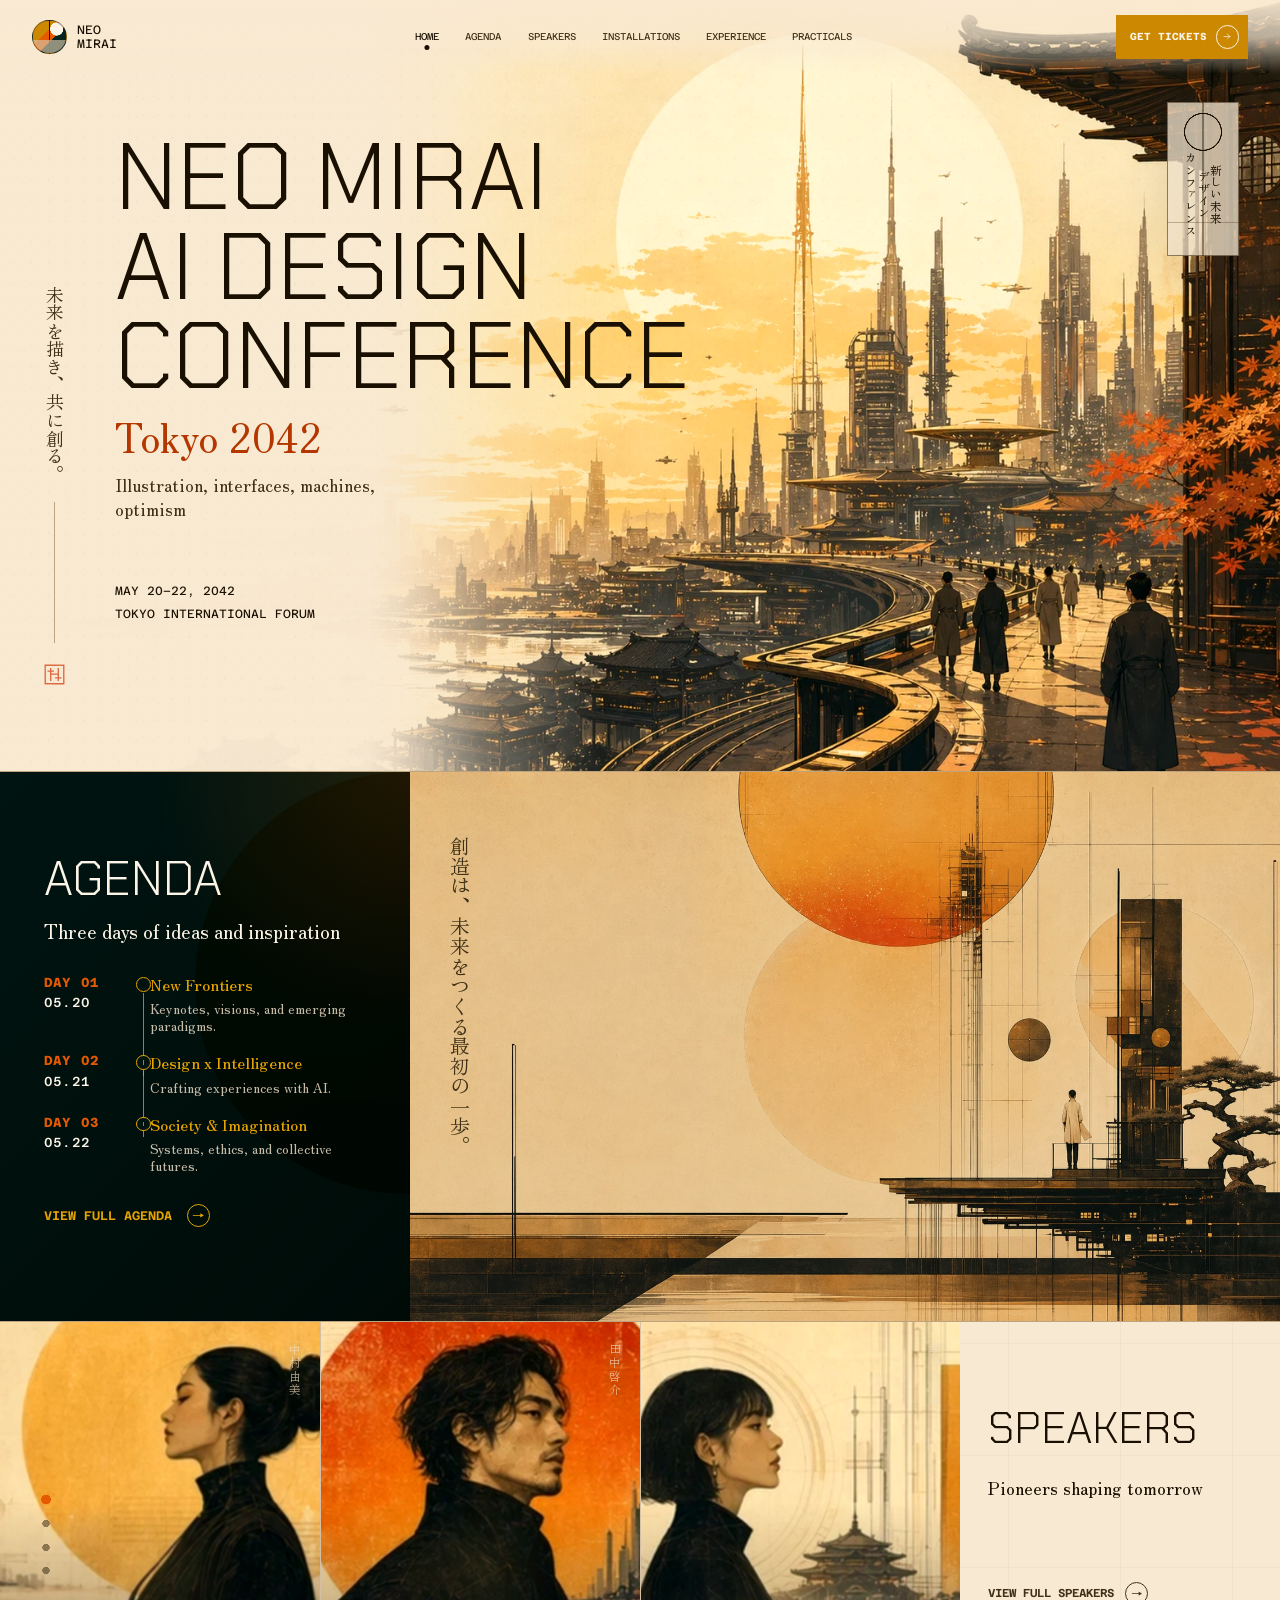
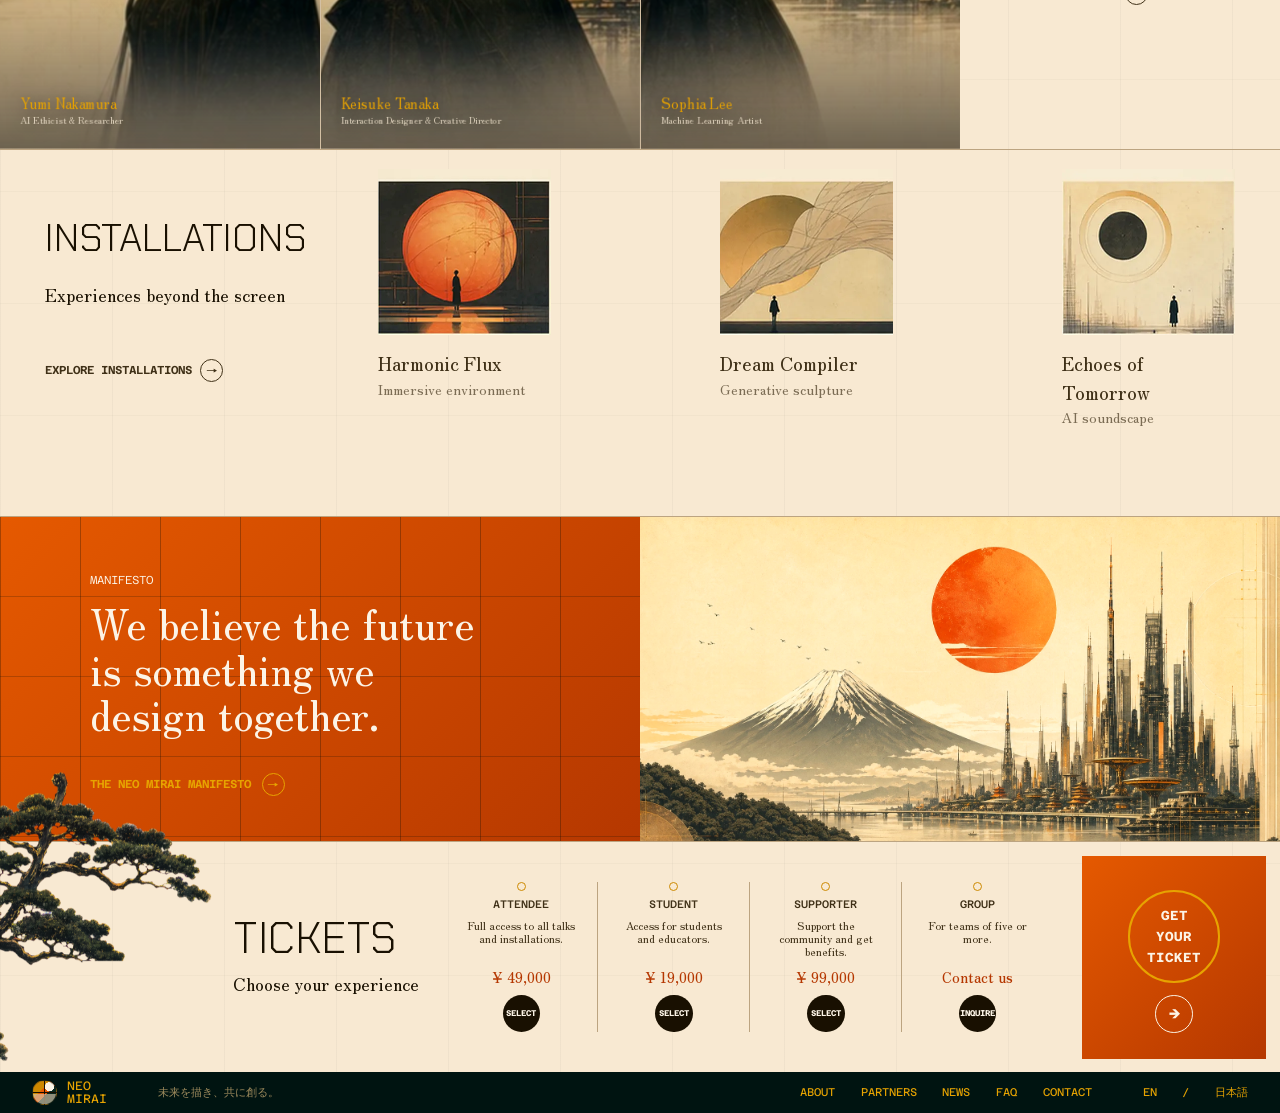
<file: impeccable-main/site/public/neo-mirai/index.html>
<!doctype html>
<html lang="en">
  <head>
    <meta charset="utf-8">
    <meta name="viewport" content="width=device-width, initial-scale=1, viewport-fit=cover">
    <meta name="description" content="NEO MIRAI AI Design Conference, Tokyo 2042. A retro-futurist conference experience for illustration, interfaces, machines, and optimism.">
    <title>NEO MIRAI AI Design Conference</title>
    <link rel="icon" href="../favicon.svg" type="image/svg+xml">
    <link rel="preconnect" href="https://fonts.googleapis.com">
    <link rel="preconnect" href="https://fonts.gstatic.com" crossorigin>
    <link href="https://fonts.googleapis.com/css2?family=Azeret+Mono:wght@400;500;600;700&family=Chakra+Petch:wght@300;400;500;600&family=Zen+Old+Mincho:wght@400;500;600&display=swap" rel="stylesheet">
    <link rel="stylesheet" href="./styles.css">
  </head>
  <body>
    <a class="skip-link" href="#main">Skip to content</a>

    <header class="site-header" data-reveal>
      <a class="brand-lockup" href="#" aria-label="NEO MIRAI home">
        <span class="brand-mark" aria-hidden="true">
          <span></span>
        </span>
        <span class="brand-word">
          <span>NEO</span>
          <span>MIRAI</span>
        </span>
      </a>

      <button class="nav-toggle" type="button" aria-expanded="false" aria-controls="site-nav">
        <span>Menu</span>
        <i aria-hidden="true"></i>
      </button>

      <nav class="site-nav" id="site-nav" aria-label="Primary navigation">
        <a href="#home" aria-current="page">Home</a>
        <a href="#agenda">Agenda</a>
        <a href="#speakers">Speakers</a>
        <a href="#installations">Installations</a>
        <a href="#experience">Experience</a>
        <a href="#tickets">Practicals</a>
      </nav>

      <a class="ticket-pill" href="#tickets">
        <span>Get tickets</span>
        <svg viewBox="0 0 24 24" aria-hidden="true">
          <path d="M5 12h12m-5-5 5 5-5 5"/>
        </svg>
      </a>
    </header>

    <main id="main">
      <section class="hero" id="home" aria-labelledby="hero-title">
        <div class="vertical-poem" aria-hidden="true">
          <span>未来を描き、共に創る。</span>
          <i></i>
          <img src="./assets/stamp-seal.svg" alt="">
        </div>

        <div class="hero-copy" data-reveal>
          <h1 id="hero-title">
            <span>NEO MIRAI</span>
            <span>AI DESIGN</span>
            <span>CONFERENCE</span>
          </h1>
          <p class="hero-place">Tokyo 2042</p>
          <p class="hero-summary">Illustration, interfaces, machines, optimism</p>
          <div class="hero-meta" aria-label="Conference date and venue">
            <span>May 20–22, 2042</span>
            <span>Tokyo International Forum</span>
          </div>
        </div>

        <figure class="hero-art" data-reveal>
          <img src="./assets/hero-city.webp" alt="An illustrated golden future Tokyo skyline with towers, terraces, and visitors walking toward the conference venue.">
          <figcaption>Systems with warmth. Machines with a human horizon.</figcaption>
        </figure>
      </section>

      <section class="agenda-block" id="agenda" aria-labelledby="agenda-title">
        <div class="agenda-panel" data-reveal>
          <p class="section-label">Agenda</p>
          <h2 id="agenda-title">Three days of ideas and inspiration</h2>

          <ol class="agenda-days" aria-label="Conference agenda highlights">
            <li>
              <time datetime="2042-05-20">Day 01 <span>05.20</span></time>
              <div>
                <h3>New Frontiers</h3>
                <p>Keynotes, visions, and emerging paradigms.</p>
              </div>
            </li>
            <li>
              <time datetime="2042-05-21">Day 02 <span>05.21</span></time>
              <div>
                <h3>Design x Intelligence</h3>
                <p>Crafting experiences with AI.</p>
              </div>
            </li>
            <li>
              <time datetime="2042-05-22">Day 03 <span>05.22</span></time>
              <div>
                <h3>Society &amp; Imagination</h3>
                <p>Systems, ethics, and collective futures.</p>
              </div>
            </li>
          </ol>

          <a class="text-action" href="#tickets">View full agenda <span aria-hidden="true">→</span></a>
        </div>

        <figure class="agenda-art" data-reveal>
          <img src="./assets/agenda-architecture.webp" alt="A quiet illustrated architectural platform with amber circles, slim towers, and a lone visitor.">
          <figcaption>創造は、未来をつくる最初の一歩。</figcaption>
        </figure>
      </section>

      <section class="speakers" id="speakers" aria-labelledby="speakers-title">
        <div class="section-intro" data-reveal>
          <p class="section-label">Speakers</p>
          <h2 id="speakers-title">Pioneers shaping tomorrow</h2>
          <a class="text-action" href="#tickets">View full speakers <span aria-hidden="true">→</span></a>
        </div>

        <div class="speaker-carousel" data-reveal aria-roledescription="carousel" aria-label="Featured speaker carousel">
          <div class="speaker-track" id="speaker-track">
            <article class="speaker-slide is-active" aria-label="Featured speakers set 1">
              <ul class="speaker-grid" aria-label="Featured speakers, set 1">
                <li class="speaker-person" style="--speaker-focus-x: 68%; --speaker-focus-y: 48%;" data-kanji="中村由美">
                  <img src="./assets/speaker-yumi-nakamura.webp" alt="Yumi Nakamura illustrated in profile before a golden sun and distant future city.">
                  <div class="speaker-meta">
                    <span>Yumi Nakamura</span>
                    <small>AI Ethicist &amp; Researcher</small>
                  </div>
                </li>
                <li class="speaker-person" style="--speaker-focus-x: 52%; --speaker-focus-y: 47%;" data-kanji="田中啓介">
                  <img src="./assets/speaker-keisuke-tanaka.webp" alt="Keisuke Tanaka illustrated before an amber sun and speculative city towers.">
                  <div class="speaker-meta">
                    <span>Keisuke Tanaka</span>
                    <small>Interaction Designer &amp; Creative Director</small>
                  </div>
                </li>
                <li class="speaker-person" style="--speaker-focus-x: 42%; --speaker-focus-y: 48%;" data-kanji="李ソフィア">
                  <img src="./assets/speaker-sophia-lee.webp" alt="Sophia Lee illustrated in profile near circular geometry and a temple skyline.">
                  <div class="speaker-meta">
                    <span>Sophia Lee</span>
                    <small>Machine Learning Artist</small>
                  </div>
                </li>
              </ul>
            </article>

            <article class="speaker-slide" aria-label="Featured speakers set 2" aria-hidden="true">
              <ul class="speaker-grid" aria-label="Featured speakers, set 2">
                <li class="speaker-person" style="--speaker-focus-x: 44%; --speaker-focus-y: 48%;" data-kanji="渡辺藍子">
                  <img src="./assets/speaker-aiko-watanabe.webp" alt="Aiko Watanabe illustrated in profile against a burnt-orange sun and pine silhouette.">
                  <div class="speaker-meta">
                    <span>Aiko Watanabe</span>
                    <small>Synthetic Media Director</small>
                  </div>
                </li>
                <li class="speaker-person" style="--speaker-focus-x: 52%; --speaker-focus-y: 48%;" data-kanji="佐藤蓮">
                  <img src="./assets/speaker-ren-sato.webp" alt="Ren Sato illustrated before Mount Fuji and flowing translucent forms.">
                  <div class="speaker-meta">
                    <span>Ren Sato</span>
                    <small>Robotics Experience Lead</small>
                  </div>
                </li>
                <li class="speaker-person" style="--speaker-focus-x: 46%; --speaker-focus-y: 48%;" data-kanji="黒田美奈">
                  <img src="./assets/speaker-mina-kuroda.webp" alt="Mina Kuroda illustrated before a red sun and vertical future towers.">
                  <div class="speaker-meta">
                    <span>Mina Kuroda</span>
                    <small>Computational Typographer</small>
                  </div>
                </li>
              </ul>
            </article>

            <article class="speaker-slide" aria-label="Featured speakers set 3" aria-hidden="true">
              <ul class="speaker-grid" aria-label="Featured speakers, set 3">
                <li class="speaker-person" style="--speaker-focus-x: 43%; --speaker-focus-y: 48%;" data-kanji="森花">
                  <img src="./assets/speaker-hana-mori.webp" alt="Hana Mori illustrated against a black eclipse circle and delicate future skyline.">
                  <div class="speaker-meta">
                    <span>Hana Mori</span>
                    <small>Speculative Systems Artist</small>
                  </div>
                </li>
                <li class="speaker-person" style="--speaker-focus-x: 52%; --speaker-focus-y: 47%;" data-kanji="伊藤大地">
                  <img src="./assets/speaker-daichi-ito.webp" alt="Daichi Ito illustrated before a red sun and dense machine city.">
                  <div class="speaker-meta">
                    <span>Daichi Ito</span>
                    <small>Neural Interface Researcher</small>
                  </div>
                </li>
                <li class="speaker-person" style="--speaker-focus-x: 42%; --speaker-focus-y: 48%;" data-kanji="小林恵美">
                  <img src="./assets/speaker-emi-kobayashi.webp" alt="Emi Kobayashi illustrated near a gold disk and Tokyo tower forms.">
                  <div class="speaker-meta">
                    <span>Emi Kobayashi</span>
                    <small>Civic AI Designer</small>
                  </div>
                </li>
              </ul>
            </article>

            <article class="speaker-slide" aria-label="Featured speakers set 4" aria-hidden="true">
              <ul class="speaker-grid" aria-label="Featured speakers, set 4">
                <li class="speaker-person" style="--speaker-focus-x: 70%; --speaker-focus-y: 48%;" data-kanji="荒田健司">
                  <img src="./assets/speaker-kenji-arata.webp" alt="Kenji Arata illustrated before a red sun and distant speculative towers.">
                  <div class="speaker-meta">
                    <span>Kenji Arata</span>
                    <small>Machine Imagination Lab</small>
                  </div>
                </li>
                <li class="speaker-person" style="--speaker-focus-x: 52%; --speaker-focus-y: 48%;" data-kanji="古賀直美">
                  <img src="./assets/speaker-naomi-koga.webp" alt="Naomi Koga illustrated below layered amber circles and a small temple skyline.">
                  <div class="speaker-meta">
                    <span>Naomi Koga</span>
                    <small>Data Rituals Curator</small>
                  </div>
                </li>
                <li class="speaker-person" style="--speaker-focus-x: 58%; --speaker-focus-y: 48%;" data-kanji="藤本亮">
                  <img src="./assets/speaker-ryo-fujimoto.webp" alt="Ryo Fujimoto illustrated near dark circular geometry and warm technical markings.">
                  <div class="speaker-meta">
                    <span>Ryo Fujimoto</span>
                    <small>Embodied Intelligence Architect</small>
                  </div>
                </li>
              </ul>
            </article>
          </div>

          <div class="speaker-controls" aria-label="Speaker carousel controls">
            <button class="speaker-dot is-active" type="button" data-slide="0" aria-label="Show speaker set 1" aria-current="true"></button>
            <button class="speaker-dot" type="button" data-slide="1" aria-label="Show speaker set 2"></button>
            <button class="speaker-dot" type="button" data-slide="2" aria-label="Show speaker set 3"></button>
            <button class="speaker-dot" type="button" data-slide="3" aria-label="Show speaker set 4"></button>
          </div>
        </div>
      </section>

      <section class="installations" id="installations" aria-labelledby="installations-title">
        <div class="section-intro" data-reveal>
          <p class="section-label">Installations</p>
          <h2 id="installations-title">Experiences beyond the screen</h2>
          <a class="text-action" href="#tickets">Explore installations <span aria-hidden="true">→</span></a>
        </div>

        <div class="installation-rhythm" data-reveal>
          <article class="installation-item item-flux">
            <img src="./assets/install-flux.webp" alt="A tiny visitor standing before a glowing orange spherical installation.">
            <h3>Harmonic Flux</h3>
            <p>Immersive environment</p>
          </article>
          <article class="installation-item item-dream">
            <img src="./assets/install-dream.webp" alt="An illustrated generative ribbon floating through an amber exhibition space.">
            <h3>Dream Compiler</h3>
            <p>Generative sculpture</p>
          </article>
          <article class="installation-item item-echoes">
            <img src="./assets/install-echoes.webp" alt="A lone visitor in a circular sound installation with a dark center.">
            <h3>Echoes of Tomorrow</h3>
            <p>AI soundscape</p>
          </article>
        </div>
      </section>

      <section class="manifesto" id="experience" aria-labelledby="manifesto-title">
        <div class="manifesto-copy" data-reveal>
          <p class="section-label">Manifesto</p>
          <h2 id="manifesto-title">We believe the future is something we design together.</h2>
          <a class="text-action text-action-light" href="#tickets">The NEO MIRAI manifesto <span aria-hidden="true">→</span></a>
        </div>
        <figure class="manifesto-art" data-reveal>
          <img src="./assets/manifesto-fuji-regenerated.webp" alt="Mount Fuji and a golden future city beneath a red sun.">
        </figure>
      </section>

      <section class="tickets" id="tickets" aria-labelledby="tickets-title">
        <img class="ticket-pine" src="./assets/pine-ticket.png" alt="" aria-hidden="true">
        <div class="tickets-heading" data-reveal>
          <p class="section-label">Tickets</p>
          <h2 id="tickets-title">Choose your experience</h2>
        </div>

        <div class="ticket-options" data-reveal>
          <article>
            <h3>Attendee</h3>
            <p>Full access to all talks and installations.</p>
            <strong>¥ 49,000</strong>
            <a href="mailto:tickets@neomirai.example">Select</a>
          </article>
          <article>
            <h3>Student</h3>
            <p>Access for students and educators.</p>
            <strong>¥ 19,000</strong>
            <a href="mailto:tickets@neomirai.example">Select</a>
          </article>
          <article>
            <h3>Supporter</h3>
            <p>Support the community and get benefits.</p>
            <strong>¥ 99,000</strong>
            <a href="mailto:tickets@neomirai.example">Select</a>
          </article>
          <article>
            <h3>Group</h3>
            <p>For teams of five or more.</p>
            <strong>Contact us</strong>
            <a href="mailto:tickets@neomirai.example">Inquire</a>
          </article>
        </div>

        <aside class="ticket-seal" data-reveal>
          <span class="ticket-seal-label">
            <span>Get</span>
            <span>Your</span>
            <span>Ticket</span>
          </span>
          <a href="mailto:tickets@neomirai.example" aria-label="Email ticket office">→</a>
        </aside>
      </section>
    </main>

    <footer class="site-footer">
      <a class="brand-lockup brand-lockup-small" href="#" aria-label="NEO MIRAI home">
        <span class="brand-mark" aria-hidden="true"><span></span></span>
        <span class="brand-word"><span>NEO</span><span>MIRAI</span></span>
      </a>
      <p>未来を描き、共に創る。</p>
      <nav aria-label="Footer navigation">
        <a href="#agenda">About</a>
        <a href="#speakers">Partners</a>
        <a href="#installations">News</a>
        <a href="#tickets">FAQ</a>
        <a href="mailto:hello@neomirai.example">Contact</a>
      </nav>
      <div class="language-switch" aria-label="Language options">
        <a href="#" aria-current="true">EN</a>
        <span>/</span>
        <a href="#">日本語</a>
      </div>
    </footer>

    <script src="./script.js"></script>
  </body>
</html>
</file>
<file: css/style.css>
/* ============================================================
   MEZUR · Design System
   Brasserie Gastronomique · Valence

   Architecture MOBILE-FIRST : les styles de base décrivent le
   téléphone, les media queries `min-width` enrichissent vers le
   grand écran. Aucune règle `max-width` de mise en page.

   Points de rupture : 640 · 900 · 1240
   ============================================================ */

/* ============ RESET & BASE ============ */

*, *::before, *::after {
  margin: 0;
  padding: 0;
  box-sizing: border-box;
}

html {
  scroll-behavior: smooth;
  -webkit-font-smoothing: antialiased;
  -moz-osx-font-smoothing: grayscale;
  -webkit-text-size-adjust: 100%;
}

body {
  font-family: var(--font-body);
  background: var(--blanc);
  color: var(--slate);
  font-weight: 300;
  font-size: var(--text-body);
  line-height: 1.65;
  overflow-x: hidden;
}

img {
  display: block;
  max-width: 100%;
  height: auto;
}

a {
  color: inherit;
  text-decoration: none;
}

button {
  font: inherit;
  color: inherit;
}

/* Sans cela, le navigateur dessine sa bordure gravée autour des
   fieldset et incruste le legend dedans. min-width évite aussi qu'un
   fieldset refuse de rétrécir dans une grille. */
fieldset {
  border: 0;
  min-width: 0;
}

legend {
  padding: 0;
}

h1, h2, h3 {
  text-wrap: balance;
}

p {
  text-wrap: pretty;
}

/* ============ DESIGN TOKENS ============ */

:root {
  /* Couleurs de marque, inchangeables (cohérence print) */
  --navy: #0B1F4B;
  --aubergine: #2A1B3A;
  --blanc: #FFFFFF;

  /* Accents digitaux */
  --or: #C9A96E;
  --or-clair: #E8D5A3;
  --or-texte: #7A5F33;    /* 5,27:1 sur crème, l'or de marque n'est pas lisible en texte */
  --creme: #F5F0E8;
  --slate: #3D3D3D;
  --stone: #6B6B6B;       /* 5,33:1 sur blanc · 4,97 sur pearl · 4,70 sur crème */
  --pearl: #F7F7F7;
  --encre: #080F29;

  /* Transparences sur navy */
  --navy-95: rgba(11, 31, 75, 0.95);
  --navy-70: rgba(11, 31, 75, 0.70);
  --navy-20: rgba(11, 31, 75, 0.20);
  --navy-12: rgba(11, 31, 75, 0.12);
  --navy-08: rgba(11, 31, 75, 0.08);

  /* Texte sur fond sombre, la DA interdit le gris moyen,
     ces valeurs restent au-dessus de 4,5:1 sur navy */
  --sur-navy:      rgba(255, 255, 255, 0.92);
  --sur-navy-doux: rgba(255, 255, 255, 0.74);

  /* Couleurs sémantiques */
  --erreur: #A3282D;
  --erreur-fond: #FBEDED;
  --succes: #1F6A45;
  --succes-fond: #EDF6F1;
  --focus: var(--or);

  /* Ombres */
  --shadow-sm: 0 2px 8px rgba(11, 31, 75, 0.08);
  --shadow-md: 0 8px 24px rgba(11, 31, 75, 0.12);
  --shadow-lg: 0 24px 48px rgba(11, 31, 75, 0.18);

  /* Typographie */
  --font-display: 'Cormorant Garamond', Georgia, serif;
  --font-body: 'Jost', -apple-system, BlinkMacSystemFont, 'Segoe UI', sans-serif;

  /* Échelle typographique, plafond display ramené à 96px */
  --text-hero:    clamp(56px, 16vw, 96px);
  --text-h1:      clamp(34px, 7vw, 60px);
  --text-h2:      clamp(28px, 5.5vw, 46px);
  --text-h3:      clamp(22px, 4vw, 30px);
  --text-body-lg: 18px;
  --text-body:    16px;
  --text-body-sm: 14px;
  --text-label:   13px;

  /* Espacement, grille 8px */
  --space-1: 4px;
  --space-2: 8px;
  --space-3: 16px;
  --space-4: 24px;
  --space-5: 32px;
  --space-6: 40px;
  --space-7: 48px;
  --space-8: 64px;
  --space-9: 80px;

  --section-pad: 56px;
  --container-max: 1240px;
  --container-pad: 20px;

  /* Échelle z-index sémantique */
  --z-base: 0;
  --z-eleve: 10;
  --z-sticky: 200;
  --z-header: 300;
  --z-nav-mobile: 400;
  --z-modale: 500;
  --z-toast: 600;

  /* Courbes d'animation, exponentielles, jamais de rebond */
  --ease-out-expo: cubic-bezier(0.16, 1, 0.3, 1);
  --ease-premium: cubic-bezier(0.25, 0.46, 0.45, 0.94);
}

/* ============ ACCESSIBILITÉ ============ */

:focus-visible {
  outline: 2px solid var(--focus);
  outline-offset: 3px;
}

.skip-link {
  position: absolute;
  left: var(--space-2);
  top: -100px;
  z-index: var(--z-toast);
  display: inline-flex;
  align-items: center;
  min-height: 48px;
  background: var(--navy);
  color: var(--blanc);
  font-family: var(--font-body);
  font-size: var(--text-body-sm);
  padding: var(--space-2) var(--space-3);
  transition: top 160ms var(--ease-premium);
}

.skip-link:focus {
  top: var(--space-2);
}

.sr-only {
  position: absolute;
  width: 1px;
  height: 1px;
  padding: 0;
  overflow: hidden;
  clip: rect(0 0 0 0);
  white-space: nowrap;
  border: 0;
}

/* Le contenu est visible par défaut, en toutes circonstances.
   Seul le JS masque un bloc, et uniquement s'il est hors de l'écran au
   chargement : sans JS, avec un moteur de rendu sans défilement ou pour
   un robot d'indexation, rien n'est jamais caché. */
@media (prefers-reduced-motion: no-preference) {
  .will-reveal.is-armed {
    opacity: 0;
    transform: translateY(24px);
    transition: opacity 700ms var(--ease-out-expo),
                transform 700ms var(--ease-out-expo);
  }

  .will-reveal.is-armed.is-revealed {
    opacity: 1;
    transform: none;
  }
}

@media (prefers-reduced-motion: reduce) {
  *, *::before, *::after {
    animation-duration: 0.01ms !important;
    animation-iteration-count: 1 !important;
    transition-duration: 0.01ms !important;
    scroll-behavior: auto !important;
  }

  html {
    scroll-behavior: auto;
  }
}

/* ============ UTILITAIRES ============ */

.container {
  max-width: var(--container-max);
  margin: 0 auto;
  padding: 0 var(--container-pad);
}

.or-line {
  width: 48px;
  height: 1px;
  background: var(--or);
  margin: var(--space-5) auto;
}

.or-line-left {
  margin-left: 0;
}

/* Sous-titre éditorial. Remplace les anciens « eyebrow » en
   micro-capitales dorées répétés au-dessus de chaque section. */
.lede {
  display: block;
  font-family: var(--font-display);
  font-size: var(--text-body-lg);
  font-style: italic;
  font-weight: 300;
  color: var(--stone);
  line-height: 1.5;
  margin-bottom: var(--space-4);
}

.lede-sur-navy {
  color: var(--sur-navy-doux);
}

/* ============ BOUTONS ============ */

.btn {
  display: inline-flex;
  align-items: center;
  justify-content: center;
  min-height: 48px;
  font-family: var(--font-body);
  font-size: var(--text-label);
  font-weight: 400;
  letter-spacing: 0.1em;
  text-transform: uppercase;
  text-align: center;
  cursor: pointer;
  border: 1px solid transparent;
  transition: transform 200ms var(--ease-premium),
              background 200ms, color 200ms, border-color 200ms;
}

.btn:active {
  transform: translateY(1px);
}

/* Texte navy sur or : 7,15:1. En blanc, le rapport tombait à 2,24:1. */
.btn-primary {
  background: var(--or);
  color: var(--navy);
  font-weight: 500;
  padding: var(--space-2) var(--space-5);
  border-color: var(--or);
}

.btn-primary:hover {
  background: var(--or-clair);
  border-color: var(--or-clair);
}

.btn-ghost-light {
  background: transparent;
  color: var(--blanc);
  padding: var(--space-2) var(--space-5);
  border-color: rgba(255, 255, 255, 0.55);
}

.btn-ghost-light:hover {
  border-color: var(--or);
  color: var(--or);
}

.btn-ghost-dark {
  background: transparent;
  color: var(--navy);
  padding: var(--space-2) var(--space-5);
  border-color: var(--navy-20);
}

.btn-ghost-dark:hover {
  border-color: var(--navy);
}

.btn-block {
  width: 100%;
}

/* ============ NAVIGATION ============ */

.site-header {
  position: fixed;
  top: 0;
  left: 0;
  right: 0;
  z-index: var(--z-header);
  padding: var(--space-2) var(--container-pad);
  transition: background 300ms var(--ease-premium),
              padding 300ms var(--ease-premium);
}

.site-header.is-solid {
  background: var(--navy);
  padding-top: var(--space-1);
  padding-bottom: var(--space-1);
}

.header-inner {
  max-width: var(--container-max);
  margin: 0 auto;
  display: flex;
  align-items: center;
  justify-content: space-between;
  gap: var(--space-3);
}

.logo {
  display: inline-flex;
  align-items: center;
  min-height: 48px;
  font-family: var(--font-display);
  font-size: 18px;
  font-weight: 300;
  letter-spacing: 0.2em;
  color: var(--blanc);
  text-transform: uppercase;
}

/* Navigation : liste plein écran sur mobile, barre horizontale ensuite */
.main-nav {
  display: none;
  list-style: none;
}

.btn-reserve-nav {
  display: none;
}

.nav-toggle {
  display: inline-flex;
  flex-direction: column;
  justify-content: center;
  align-items: center;
  gap: 6px;
  width: 48px;
  height: 48px;
  background: none;
  border: none;
  cursor: pointer;
  z-index: calc(var(--z-nav-mobile) + 1);
}

.nav-toggle span {
  display: block;
  width: 24px;
  height: 1px;
  background: var(--blanc);
  transition: transform 300ms var(--ease-premium), opacity 200ms;
}

.site-header.nav-open .nav-toggle span:nth-child(1) {
  transform: translateY(7px) rotate(45deg);
}

.site-header.nav-open .nav-toggle span:nth-child(2) {
  opacity: 0;
}

.site-header.nav-open .nav-toggle span:nth-child(3) {
  transform: translateY(-7px) rotate(-45deg);
}

.site-header.nav-open .main-nav {
  display: flex;
  flex-direction: column;
  justify-content: center;
  position: fixed;
  inset: 0;
  background: var(--navy);
  z-index: var(--z-nav-mobile);
  padding: 96px var(--container-pad) var(--space-9);
  gap: 0;
}

.site-header.nav-open .main-nav li {
  border-bottom: 1px solid rgba(255, 255, 255, 0.12);
}

.site-header.nav-open .main-nav a {
  display: flex;
  align-items: center;
  min-height: 56px;
  font-family: var(--font-display);
  font-size: 26px;
  font-weight: 300;
  color: var(--blanc);
  padding: var(--space-2) 0;
}

/* Le CTA de réservation manquait dans le menu mobile ouvert */
.site-header.nav-open .nav-mobile-cta {
  display: flex;
  margin-top: var(--space-6);
}

.nav-mobile-cta {
  display: none;
}

/* ============ HERO ============ */

.hero {
  position: relative;
  min-height: 560px;
  height: 100svh;
  display: flex;
  align-items: center;
  justify-content: center;
  overflow: hidden;
  background: var(--navy);
}

.hero-media {
  position: absolute;
  inset: 0;
}

.hero-media video,
.hero-media img {
  width: 100%;
  height: 100%;
  object-fit: cover;
  object-position: center;
  pointer-events: none;
}

/* Safari affiche un bouton play natif tant que l'autoplay n'a pas
   démarré ; la lecture est pilotée en JS. */
.hero-media video::-webkit-media-controls,
.hero-media video::-webkit-media-controls-start-playback-button,
.hero-media video::-webkit-media-controls-play-button {
  display: none !important;
  -webkit-appearance: none;
  opacity: 0 !important;
  pointer-events: none !important;
}

.hero-overlay {
  position: absolute;
  inset: 0;
  /* Assez dense en haut pour que le logo et la navigation restent
     lisibles quelle que soit l'image de la vidéo à cet instant. */
  background: linear-gradient(
    170deg,
    rgba(11, 31, 75, 0.86) 0%,
    rgba(11, 31, 75, 0.58) 40%,
    rgba(11, 31, 75, 0.82) 100%
  );
  z-index: var(--z-base);
}

.hero-content {
  position: relative;
  z-index: var(--z-eleve);
  text-align: center;
  color: var(--blanc);
  padding: 0 var(--container-pad);
  max-width: 900px;
}

.hero-title {
  font-family: var(--font-display);
  font-size: var(--text-hero);
  font-weight: 300;
  letter-spacing: 0.08em;
  line-height: 0.95;
  color: var(--blanc);
  margin-bottom: var(--space-3);
}

/* Descripteur placé APRÈS le titre : il porte la marque et le lieu,
   utile au référencement local, sans le chip en capitales traquées
   qui précédait le h1. */
.hero-situe {
  display: block;
  font-family: var(--font-body);
  font-size: var(--text-body);
  font-weight: 300;
  letter-spacing: 0.02em;
  color: var(--sur-navy);
  margin-bottom: var(--space-3);
}

.hero-tagline {
  font-family: var(--font-display);
  font-size: clamp(20px, 5vw, 28px);
  font-style: italic;
  font-weight: 300;
  color: var(--sur-navy);
  margin-bottom: var(--space-6);
}

.hero-cta-group {
  display: flex;
  flex-direction: column;
  gap: var(--space-2);
  justify-content: center;
  align-items: stretch;
}

.hero-scroll {
  display: none;
}

/* ============ MANIFESTE ============ */

.manifeste {
  padding: var(--section-pad) var(--container-pad);
  background: var(--blanc);
}

.manifeste-intro {
  max-width: 40rem;
  margin: 0 auto var(--space-7);
}

.manifeste-intro h2 {
  font-family: var(--font-display);
  font-size: var(--text-h2);
  font-weight: 300;
  color: var(--navy);
  line-height: 1.15;
  margin-bottom: var(--space-3);
}

.manifeste-intro p {
  font-family: var(--font-body);
  font-size: var(--text-body);
  color: var(--slate);
  line-height: 1.75;
}

/* Composition asymétrique : le premier bloc porte le propos, les
   suivants sont plus courts. Remplace la grille de trois cartes
   identiques numérotées 01/02/03. */
.pillars {
  display: flex;
  flex-direction: column;
  max-width: 52rem;
  margin: 0 auto;
  border-top: 1px solid var(--navy-08);
}

.pillar {
  padding: var(--space-5) 0;
  border-bottom: 1px solid var(--navy-08);
}

.pillar:last-child {
  border-bottom: none;
}

.pillar h3 {
  font-family: var(--font-display);
  font-size: var(--text-h3);
  font-weight: 400;
  color: var(--navy);
  margin-bottom: var(--space-2);
  line-height: 1.15;
}

.pillar p {
  font-family: var(--font-body);
  font-size: var(--text-body-sm);
  color: var(--slate);
  line-height: 1.75;
  max-width: 34rem;
}

/* ============ PLATS SIGNATURE ============ */

.signature {
  padding: var(--section-pad) 0;
  background: var(--creme);
  overflow: hidden;
}

.signature-header {
  padding: 0 var(--container-pad);
  margin-bottom: var(--space-5);
}

.signature-header h2 {
  font-family: var(--font-display);
  font-size: var(--text-h2);
  font-weight: 300;
  color: var(--navy);
  max-width: 18em;
}

.dishes-grid {
  display: grid;
  grid-template-columns: 1fr;
  gap: 2px;
  max-width: var(--container-max);
  margin: 0 auto;
}

.dish-card {
  position: relative;
  overflow: hidden;
}

.dish-card-inner {
  position: relative;
  overflow: hidden;
  aspect-ratio: 4 / 3;
}

.dish-card-inner img {
  width: 100%;
  height: 100%;
  object-fit: cover;
  transition: transform 700ms var(--ease-premium);
}

.dish-overlay {
  position: absolute;
  inset: 0;
  background: linear-gradient(to top, rgba(11, 31, 75, 0.92) 0%, rgba(11, 31, 75, 0.72) 35%, transparent 70%);
  z-index: var(--z-base);
}

.dish-info {
  position: absolute;
  bottom: 0;
  left: 0;
  right: 0;
  z-index: var(--z-eleve);
  padding: var(--space-4);
  color: var(--blanc);
}

.dish-category {
  display: block;
  font-family: var(--font-body);
  font-size: var(--text-body-sm);
  font-weight: 400;
  color: var(--or);
  margin-bottom: var(--space-1);
}

.dish-name {
  font-family: var(--font-display);
  font-size: var(--text-h3);
  font-weight: 400;
  line-height: 1.15;
}

/* Bandeau de citation sous les plats (ex-bloc en style inline) */
.concept-band {
  max-width: var(--container-max);
  margin: 2px auto 0;
  padding: var(--space-7) var(--container-pad);
  background: var(--navy);
  display: flex;
  flex-direction: column;
  gap: var(--space-5);
}

.concept-band-quote {
  font-family: var(--font-display);
  font-size: clamp(20px, 5vw, 30px);
  font-weight: 300;
  font-style: italic;
  color: var(--blanc);
  line-height: 1.4;
  max-width: 32rem;
}

.concept-band .btn {
  align-self: flex-start;
}

/* ============ LA MAISON ============ */

.maison {
  padding: var(--section-pad) 0;
  background: var(--navy);
  color: var(--blanc);
  overflow: hidden;
}

.maison-inner {
  display: grid;
  grid-template-columns: 1fr;
  gap: var(--space-6);
  max-width: var(--container-max);
  margin: 0 auto;
}

.maison-image {
  position: relative;
  overflow: hidden;
}

.maison-image img {
  width: 100%;
  aspect-ratio: 16 / 9;
  object-fit: cover;
}

.maison-content {
  padding: 0 var(--container-pad);
}

.maison-content h2 {
  font-family: var(--font-display);
  font-size: var(--text-h2);
  font-weight: 300;
  color: var(--blanc);
  line-height: 1.1;
  margin-bottom: var(--space-4);
}

.maison-quote {
  font-family: var(--font-display);
  font-size: clamp(22px, 5vw, 32px);
  font-style: italic;
  font-weight: 300;
  line-height: 1.35;
  color: var(--blanc);
  margin-bottom: var(--space-5);
}

.maison-text {
  font-family: var(--font-body);
  font-size: var(--text-body);
  font-weight: 300;
  color: var(--sur-navy);
  line-height: 1.75;
  margin-bottom: var(--space-4);
  max-width: 36rem;
}

.maison-founders {
  display: flex;
  flex-direction: column;
  gap: var(--space-4);
  margin: var(--space-6) 0;
}

.founder-name {
  display: block;
  font-family: var(--font-display);
  font-size: 20px;
  font-weight: 400;
  color: var(--blanc);
}

.founder-role {
  font-family: var(--font-body);
  font-size: var(--text-body-sm);
  color: var(--or);
}

/* ============ APERÇU DU MENU ============ */

.menu-apercu {
  padding: var(--section-pad) 0;
  background: var(--blanc);
  overflow: hidden;
}

.menu-apercu-header {
  padding: 0 var(--container-pad);
  max-width: var(--container-max);
  margin: 0 auto var(--space-5);
  display: flex;
  flex-direction: column;
  align-items: flex-start;
  gap: var(--space-3);
}

.menu-apercu-header h2 {
  font-family: var(--font-display);
  font-size: var(--text-h2);
  font-weight: 300;
  color: var(--navy);
  line-height: 1.15;
}

.menu-scroll-wrapper {
  position: relative;
  overflow: hidden;
}

/* Le retrait aligne les cartes sur la colonne de texte de la page.
   scroll-padding est indispensable : sans lui, scroll-snap cale la
   première carte sur le bord du conteneur et annule le retrait. */
.menu-scroll-track {
  /* bord du conteneur centré, puis gouttière : même origine que les titres */
  --piste-retrait: calc(max(0px, (100vw - var(--container-max)) / 2) + var(--container-pad));
  display: flex;
  gap: var(--space-2);
  padding: 0 var(--piste-retrait);
  scroll-padding-left: var(--piste-retrait);
  overflow-x: auto;
  scroll-snap-type: x mandatory;
  -webkit-overflow-scrolling: touch;
  scrollbar-width: none;
}

.menu-scroll-track::-webkit-scrollbar {
  display: none;
}

.menu-item-card {
  flex: 0 0 72vw;
  scroll-snap-align: start;
}

.menu-item-img {
  position: relative;
  overflow: hidden;
  aspect-ratio: 4 / 5;
  margin-bottom: var(--space-2);
}

.menu-item-img img {
  width: 100%;
  height: 100%;
  object-fit: cover;
  transition: transform 700ms var(--ease-premium);
}

.menu-item-label {
  display: block;
  font-family: var(--font-body);
  font-size: var(--text-body-sm);
  color: var(--stone);
  margin-bottom: var(--space-1);
}

.menu-item-name {
  font-family: var(--font-display);
  font-size: 22px;
  font-weight: 400;
  color: var(--navy);
}

.menu-progress-bar {
  height: 2px;
  background: var(--navy-08);
  max-width: calc(var(--container-max) - 2 * var(--container-pad));
  margin: var(--space-4) auto 0;
  width: calc(100% - 2 * var(--container-pad));
  overflow: hidden;
}

/* Animée par transform : faire varier width forcerait un recalcul de
   mise en page à chaque image. */
.menu-progress-fill {
  height: 100%;
  width: 100%;
  background: var(--or);
  transform: scaleX(0.25);
  transform-origin: left center;
  transition: transform 100ms linear;
}

.menu-apercu-footer {
  max-width: var(--container-max);
  margin: var(--space-6) auto 0;
  padding: 0 var(--container-pad);
}

/* ============ FORMULES DU MIDI ============ */

/* Grille conservée : trois formules comparables par le prix, c'est une
   vraie table de comparaison et non un décor en cartes. */
.formules-section {
  padding: var(--space-8) var(--container-pad) 0;
  max-width: var(--container-max);
  margin: 0 auto;
}

.formules-section h3 {
  font-family: var(--font-display);
  font-size: var(--text-h3);
  font-weight: 400;
  color: var(--navy);
  margin-bottom: var(--space-4);
}

.formules-grid {
  display: grid;
  grid-template-columns: 1fr;
  gap: var(--space-2);
  margin-bottom: var(--space-4);
}

.formule-card {
  position: relative;
  display: flex;
  align-items: center;
  justify-content: space-between;
  gap: var(--space-3);
  padding: var(--space-4) var(--space-4);
  border: 1px solid var(--navy-12);
  background: var(--blanc);
}

.formule-card--featured {
  flex-direction: column;
  align-items: flex-start;
  border-color: var(--or);
  background: var(--navy);
  padding-top: var(--space-6);
}

.formule-badge {
  position: absolute;
  top: 0;
  left: 0;
  font-family: var(--font-body);
  font-size: 12px;
  font-weight: 500;
  letter-spacing: 0.08em;
  text-transform: uppercase;
  background: var(--or);
  color: var(--navy);
  padding: var(--space-1) var(--space-2);
}

.formule-label {
  font-family: var(--font-display);
  font-size: 18px;
  font-weight: 400;
  line-height: 1.35;
  color: var(--navy);
}

.formule-card--featured .formule-label {
  color: var(--blanc);
}

.formule-price {
  font-family: var(--font-display);
  font-size: 40px;
  font-weight: 300;
  line-height: 1;
  color: var(--navy);
  white-space: nowrap;
}

.formule-price sup {
  font-size: 18px;
  vertical-align: super;
}

.formule-card--featured .formule-price {
  color: var(--or);
}

/* Le détail reste visible sur mobile : c'est de l'information de prix,
   pas de la décoration. */
.formule-detail {
  display: block;
  width: 100%;
  font-family: var(--font-body);
  font-size: var(--text-body-sm);
  color: var(--stone);
  margin-top: var(--space-1);
}

.formule-card--featured .formule-detail {
  color: var(--sur-navy-doux);
}

.formules-note {
  font-family: var(--font-body);
  font-size: var(--text-body-sm);
  color: var(--stone);
}

/* ============ PREUVE SOCIALE ============ */

.social-proof {
  padding: var(--section-pad) var(--container-pad);
  background: var(--creme);
  text-align: center;
}

.rating-block {
  max-width: 34rem;
  margin: 0 auto;
}

.rating-score-display {
  display: block;
  font-family: var(--font-display);
  font-size: clamp(56px, 18vw, 88px);
  font-weight: 300;
  color: var(--navy);
  line-height: 1;
  margin-bottom: var(--space-1);
}

.rating-stars-row {
  display: flex;
  justify-content: center;
  gap: var(--space-1);
  margin-bottom: var(--space-2);
  color: var(--or-texte);
  font-size: 20px;
}

.rating-label {
  font-family: var(--font-body);
  font-size: var(--text-body);
  color: var(--slate);
  margin-bottom: var(--space-4);
}

.rating-link {
  font-family: var(--font-body);
  font-size: var(--text-body-sm);
  color: var(--navy);
  text-decoration: underline;
  text-underline-offset: 4px;
  display: inline-flex;
  align-items: center;
  min-height: 48px;
}

/* ============ CTA RÉSERVATION ============ */

.cta-reservation {
  position: relative;
  padding: var(--section-pad) var(--container-pad);
  background: var(--navy);
  text-align: center;
  overflow: hidden;
}

.cta-reservation::before {
  content: '';
  position: absolute;
  inset: 0;
  background: var(--mz-cta-bg, url('../images/Trinquer avec verres de vin.avif')) center / cover no-repeat;
  opacity: 0.08;
}

.cta-reservation-content {
  position: relative;
  z-index: var(--z-eleve);
  max-width: 40rem;
  margin: 0 auto;
}

.cta-reservation h2 {
  font-family: var(--font-display);
  font-size: var(--text-h1);
  font-weight: 300;
  color: var(--blanc);
  line-height: 1.1;
  margin-bottom: var(--space-3);
}

.cta-reservation p {
  font-family: var(--font-body);
  font-size: var(--text-body);
  font-weight: 300;
  color: var(--sur-navy);
  line-height: 1.7;
  margin-bottom: var(--space-5);
}

.cta-actions {
  display: flex;
  flex-direction: column;
  gap: var(--space-2);
}

.cta-phone {
  display: inline-flex;
  align-items: center;
  justify-content: center;
  min-height: 48px;
  font-family: var(--font-body);
  font-size: var(--text-body);
  color: var(--sur-navy);
  letter-spacing: 0.04em;
  transition: color 200ms;
}

.cta-phone:hover {
  color: var(--or);
}

/* ============ PIED DE PAGE ============ */

.site-footer {
  background: var(--encre);
  color: var(--sur-navy-doux);
  padding: var(--space-8) 0 0;
}

.footer-inner {
  max-width: var(--container-max);
  margin: 0 auto;
  padding: 0 var(--container-pad) var(--space-7);
  display: grid;
  grid-template-columns: 1fr;
  gap: var(--space-6);
}

.footer-logo-block .footer-logo {
  display: inline-flex;
  align-items: center;
  min-height: 48px;
  font-family: var(--font-display);
  font-size: 26px;
  font-weight: 300;
  letter-spacing: 0.2em;
  color: var(--blanc);
  text-transform: uppercase;
  margin-bottom: var(--space-1);
}

.footer-tagline {
  font-family: var(--font-body);
  font-size: var(--text-body-sm);
  color: var(--or);
  margin-bottom: var(--space-3);
}

.footer-desc {
  font-size: var(--text-body-sm);
  line-height: 1.75;
  margin-bottom: var(--space-3);
}

.footer-col h3 {
  font-family: var(--font-body);
  font-size: var(--text-body-sm);
  font-weight: 500;
  letter-spacing: 0.1em;
  text-transform: uppercase;
  color: var(--blanc);
  margin-bottom: var(--space-2);
}

.footer-col p,
.footer-col address {
  font-family: var(--font-body);
  font-size: var(--text-body-sm);
  font-weight: 300;
  font-style: normal;
  line-height: 1.75;
  color: var(--sur-navy-doux);
}

.footer-col a {
  display: inline-flex;
  align-items: center;
  min-height: 44px;
  font-family: var(--font-body);
  font-size: var(--text-body-sm);
  font-weight: 300;
  color: var(--sur-navy-doux);
  transition: color 200ms;
}

.footer-col a:hover {
  color: var(--or);
}

.footer-social {
  display: flex;
  gap: var(--space-2);
  margin-top: var(--space-2);
}

.footer-social-link {
  width: 48px;
  height: 48px;
  border: 1px solid rgba(255, 255, 255, 0.25);
  display: inline-flex;
  align-items: center;
  justify-content: center;
  color: var(--sur-navy-doux);
  transition: border-color 200ms, color 200ms;
}

.footer-social-link:hover {
  border-color: var(--or);
  color: var(--or);
}

.footer-social-link svg {
  width: 20px;
  height: 20px;
}

.footer-bottom {
  border-top: 1px solid rgba(255, 255, 255, 0.14);
  padding: var(--space-4) var(--container-pad);
  max-width: var(--container-max);
  margin: 0 auto;
  display: flex;
  flex-direction: column;
  gap: var(--space-1);
  text-align: center;
  font-family: var(--font-body);
  font-size: var(--text-body-sm);
  font-weight: 300;
  color: var(--sur-navy-doux);
}

/* ============ PAGE INTÉRIEURE · hero compact ============ */

.page-hero {
  position: relative;
  min-height: 300px;
  height: 42vh;
  display: flex;
  align-items: flex-end;
  overflow: hidden;
  background: var(--navy);
  padding: 0 var(--container-pad) var(--space-6);
}

.page-hero-media {
  position: absolute;
  inset: 0;
}

.page-hero-media img {
  width: 100%;
  height: 100%;
  object-fit: cover;
  opacity: 0.3;
}

.page-hero-overlay {
  position: absolute;
  inset: 0;
  background: linear-gradient(
    to top,
    var(--navy) 0%,
    rgba(11, 31, 75, 0.55) 60%,
    rgba(11, 31, 75, 0.25) 100%
  );
}

.page-hero-content {
  position: relative;
  z-index: var(--z-eleve);
  max-width: var(--container-max);
  margin: 0 auto;
  width: 100%;
}

.page-hero-content h1 {
  font-family: var(--font-display);
  font-size: var(--text-h1);
  font-weight: 300;
  color: var(--blanc);
  line-height: 1.05;
}

.page-hero-content .hero-situe {
  margin-top: var(--space-2);
  margin-bottom: 0;
}

/* ============ PAGE MENU ============ */

.menu-page {
  padding: var(--section-pad) 0;
  background: var(--blanc);
}

.menu-section {
  max-width: 54rem;
  margin: 0 auto;
  padding: 0 var(--container-pad) var(--space-7);
}

/* Les intitulés de service sont de vrais titres : ils en ont
   désormais l'apparence (ils étaient rendus en 9px doré). */
.menu-section-title {
  font-family: var(--font-display);
  font-size: var(--text-h3);
  font-weight: 400;
  color: var(--navy);
  margin-bottom: var(--space-4);
  padding-bottom: var(--space-2);
  border-bottom: 1px solid var(--navy-12);
}

.menu-section--dark {
  max-width: none;
  background: var(--navy);
  padding: var(--space-7) var(--container-pad);
}

.menu-section--dark .menu-section-inner {
  max-width: 54rem;
  margin: 0 auto;
}

.menu-section--dark .menu-section-title {
  color: var(--blanc);
  border-bottom-color: rgba(255, 255, 255, 0.18);
}

.menu-section--pearl {
  max-width: none;
  background: var(--pearl);
  padding: var(--space-7) var(--container-pad);
}

.menu-section--pearl .menu-section-inner {
  max-width: 54rem;
  margin: 0 auto;
}

.menu-entry {
  display: flex;
  flex-direction: column;
  gap: var(--space-1);
  padding: var(--space-3) 0;
  border-bottom: 1px solid var(--navy-08);
}

.menu-entry:last-child {
  border-bottom: none;
}

.menu-entry-left {
  flex: 1;
}

.menu-entry-name {
  font-family: var(--font-display);
  font-size: 20px;
  font-weight: 400;
  color: var(--navy);
  margin-bottom: var(--space-1);
}

.menu-entry-desc {
  font-family: var(--font-body);
  font-size: var(--text-body-sm);
  color: var(--stone);
  line-height: 1.6;
}

.menu-entry-price {
  font-family: var(--font-body);
  font-size: var(--text-body-sm);
  font-weight: 500;
  color: var(--slate);
  white-space: nowrap;
}

.menu-section--dark .menu-entry {
  border-bottom-color: rgba(255, 255, 255, 0.14);
}

.menu-section--dark .menu-entry-name {
  color: var(--blanc);
}

.menu-section--dark .menu-entry-desc {
  color: var(--sur-navy-doux);
}

.menu-section--dark .menu-entry-price {
  color: var(--or);
}

.menu-note {
  margin-top: var(--space-6);
  padding: var(--space-4);
  border: 1px solid var(--navy-12);
  background: var(--creme);
}

.menu-note p {
  font-family: var(--font-body);
  font-size: var(--text-body-sm);
  color: var(--slate);
  line-height: 1.75;
}

.menu-note--sur-navy {
  background: transparent;
  border-color: rgba(255, 255, 255, 0.18);
}

.menu-note--sur-navy p {
  color: var(--sur-navy);
}

/* Bandeau des formules en tête de la carte (ex-bloc en style inline) */
.menu-intro-band {
  background: var(--navy);
  padding: var(--space-7) var(--container-pad);
  margin-bottom: var(--space-7);
}

.menu-intro-band-inner {
  max-width: 54rem;
  margin: 0 auto;
  color: var(--sur-navy);
}

.menu-intro-band p {
  font-family: var(--font-body);
  font-size: var(--text-body);
  line-height: 1.75;
  margin-bottom: var(--space-3);
}

.menu-intro-band strong {
  color: var(--or);
  font-weight: 400;
}

.sticky-reserve {
  display: none;
}

/* ============ PAGE À PROPOS ============ */

.about-section {
  padding: var(--section-pad) var(--container-pad);
}

.about-intro {
  max-width: 40rem;
  margin: 0 auto var(--space-8);
}

.about-intro p {
  font-family: var(--font-display);
  font-size: clamp(20px, 4.5vw, 26px);
  font-weight: 300;
  font-style: italic;
  color: var(--navy);
  line-height: 1.6;
}

.about-grid {
  display: grid;
  grid-template-columns: 1fr;
  gap: var(--space-5);
  max-width: var(--container-max);
  margin: 0 auto var(--space-8);
  align-items: start;
}

.about-grid:last-child {
  margin-bottom: 0;
}

.about-portrait {
  position: relative;
  overflow: hidden;
}

.about-portrait img {
  width: 100%;
  aspect-ratio: 4 / 3;
  object-fit: cover;
}

.about-text h2 {
  font-family: var(--font-display);
  font-size: var(--text-h2);
  font-weight: 300;
  color: var(--navy);
  line-height: 1.2;
  margin-bottom: var(--space-3);
}

.about-text .role {
  display: block;
  font-family: var(--font-body);
  font-size: var(--text-body);
  color: var(--stone);
  margin-bottom: var(--space-3);
}

.about-text p {
  font-family: var(--font-body);
  font-size: var(--text-body);
  font-weight: 300;
  color: var(--slate);
  line-height: 1.75;
  margin-bottom: var(--space-3);
  max-width: 36rem;
}

.values-block {
  background: var(--navy);
  padding: var(--section-pad) var(--container-pad);
  color: var(--blanc);
}

.values-block-inner {
  max-width: var(--container-max);
  margin: 0 auto;
}

.values-block h2 {
  font-family: var(--font-display);
  font-size: var(--text-h2);
  font-weight: 300;
  color: var(--blanc);
  margin-bottom: var(--space-6);
}

.values-list-items {
  list-style: none;
}

.value-item {
  display: grid;
  grid-template-columns: 1fr;
  gap: var(--space-1);
  padding: var(--space-4) 0;
  border-bottom: 1px solid rgba(255, 255, 255, 0.14);
}

.value-item:last-child {
  border-bottom: none;
}

.value-item-name {
  font-family: var(--font-display);
  font-size: 22px;
  font-weight: 400;
  color: var(--or);
}

.value-item-desc {
  font-family: var(--font-body);
  font-size: var(--text-body-sm);
  font-weight: 300;
  color: var(--sur-navy);
  line-height: 1.75;
}

.histoire-section {
  padding: var(--section-pad) var(--container-pad);
  background: var(--creme);
}

.histoire-inner {
  max-width: 40rem;
  margin: 0 auto;
}

.histoire-inner h2 {
  font-family: var(--font-display);
  font-size: var(--text-h2);
  font-weight: 300;
  color: var(--navy);
  margin-bottom: var(--space-4);
}

.histoire-inner p {
  font-family: var(--font-body);
  font-size: var(--text-body);
  color: var(--slate);
  line-height: 1.75;
  margin-bottom: var(--space-3);
}

.histoire-contact {
  margin: var(--space-6) 0;
  padding-top: var(--space-4);
  border-top: 1px solid var(--navy-12);
}

.histoire-contact a,
.histoire-contact address {
  display: block;
  font-family: var(--font-body);
  font-size: var(--text-body);
  font-style: normal;
  color: var(--navy);
  line-height: 1.75;
}

.histoire-contact a {
  min-height: 48px;
  display: inline-flex;
  align-items: center;
  text-decoration: underline;
  text-underline-offset: 4px;
}

/* ============ BARRE CTA MOBILE ============ */

.mobile-bottom-bar {
  display: flex;
  align-items: center;
  justify-content: space-between;
  gap: var(--space-2);
  position: fixed;
  bottom: 0;
  left: 0;
  right: 0;
  z-index: var(--z-sticky);
  padding: var(--space-2) var(--container-pad);
  /* Fond opaque : le flou décoratif a été retiré. */
  background: var(--encre);
  border-top: 1px solid rgba(201, 169, 110, 0.3);
  /* Évite que la barre passe sous l'indicateur d'accueil iOS. */
  padding-bottom: calc(var(--space-2) + env(safe-area-inset-bottom, 0px));
  transform: translateY(0);
  transition: transform 300ms var(--ease-premium);
}

.mobile-bottom-bar.is-hidden {
  transform: translateY(110%);
}

.mobile-bottom-bar-info {
  display: flex;
  flex-direction: column;
}

.mobile-bottom-bar-name {
  font-family: var(--font-display);
  font-size: 17px;
  font-weight: 400;
  color: var(--blanc);
  letter-spacing: 0.04em;
}

.mobile-bottom-bar-hours {
  font-family: var(--font-body);
  font-size: 13px;
  font-weight: 300;
  color: var(--sur-navy-doux);
}

.mobile-bottom-bar .btn {
  flex-shrink: 0;
  white-space: nowrap;
}

body {
  /* Place pour la barre fixe. Neutralisé dès 900px. */
  padding-bottom: 84px;
}

/* ============ DIVERS ============ */

.img-reveal-wrap {
  overflow: hidden;
}

::selection {
  background: var(--navy);
  color: var(--or);
}

::-webkit-scrollbar {
  width: 6px;
}

::-webkit-scrollbar-track {
  background: var(--creme);
}

::-webkit-scrollbar-thumb {
  background: var(--or);
}

/* ============================================================
   ≥ 640px · grands téléphones et petites tablettes
   ============================================================ */

@media (min-width: 640px) {
  :root {
    --container-pad: 24px;
    --section-pad: 72px;
  }

  .hero-cta-group {
    flex-direction: row;
    justify-content: center;
  }

  .cta-actions {
    flex-direction: row;
    justify-content: center;
    align-items: center;
    gap: var(--space-4);
  }

  .dishes-grid {
    grid-template-columns: repeat(2, 1fr);
  }

  .dish-card-inner {
    aspect-ratio: 3 / 4;
  }

  .formules-grid {
    grid-template-columns: repeat(3, 1fr);
    gap: var(--space-3);
  }

  .formule-card {
    flex-direction: column;
    align-items: flex-start;
    justify-content: flex-start;
    padding: var(--space-7) var(--space-4) var(--space-4);
  }

  .formule-price {
    font-size: 48px;
    margin-top: var(--space-2);
  }

  .footer-inner {
    grid-template-columns: 1fr 1fr;
    gap: var(--space-7);
  }

  .footer-bottom {
    flex-direction: row;
    justify-content: space-between;
    text-align: left;
  }

  .maison-founders {
    flex-direction: row;
    gap: var(--space-7);
  }

  .menu-item-card {
    flex: 0 0 300px;
  }

  .concept-band {
    flex-direction: row;
    align-items: center;
    justify-content: space-between;
    gap: var(--space-6);
  }

  .concept-band .btn {
    align-self: auto;
  }

  .menu-entry {
    flex-direction: row;
    justify-content: space-between;
    align-items: baseline;
    gap: var(--space-4);
  }

  .menu-apercu-header {
    flex-direction: row;
    align-items: flex-end;
    justify-content: space-between;
  }
}

/* ============================================================
   ≥ 900px · tablette paysage et ordinateur
   ============================================================ */

@media (min-width: 900px) {
  :root {
    --container-pad: 40px;
    --section-pad: 104px;
  }

  body {
    padding-bottom: 0;
  }

  /* La barre fixe cède la place à la navigation complète */
  .mobile-bottom-bar {
    display: none;
  }

  .site-header {
    padding: var(--space-3) var(--container-pad);
  }

  .site-header.is-solid {
    background: var(--navy);
    padding-top: var(--space-2);
    padding-bottom: var(--space-2);
  }

  .logo {
    font-size: 20px;
  }

  .nav-toggle {
    display: none;
  }

  .main-nav {
    display: flex;
    align-items: center;
    gap: var(--space-6);
  }

  .main-nav a {
    display: inline-flex;
    align-items: center;
    min-height: 48px;
    font-family: var(--font-body);
    font-size: var(--text-body-sm);
    letter-spacing: 0.08em;
    text-transform: uppercase;
    color: var(--sur-navy);
    position: relative;
    transition: color 200ms;
  }

  .main-nav a::after {
    content: '';
    position: absolute;
    bottom: 10px;
    left: 0;
    width: 100%;
    height: 1px;
    background: var(--or);
    transform: scaleX(0);
    transform-origin: left;
    transition: transform 260ms var(--ease-premium);
  }

  .main-nav a:hover {
    color: var(--blanc);
  }

  .main-nav a:hover::after,
  .main-nav a.active::after {
    transform: scaleX(1);
  }

  .btn-reserve-nav {
    display: inline-flex;
    align-items: center;
    justify-content: center;
    min-height: 44px;
    font-family: var(--font-body);
    font-size: var(--text-label);
    font-weight: 500;
    letter-spacing: 0.1em;
    text-transform: uppercase;
    color: var(--navy);
    background: var(--or);
    padding: var(--space-1) var(--space-4);
    border: 1px solid var(--or);
    transition: background 200ms, border-color 200ms;
  }

  .btn-reserve-nav:hover {
    background: var(--or-clair);
    border-color: var(--or-clair);
  }

  /* Survol des images : réservé aux pointeurs fins */
  .dish-card:hover .dish-card-inner img,
  .menu-item-card:hover .menu-item-img img {
    transform: scale(1.05);
  }

  .hero-scroll {
    display: flex;
    position: absolute;
    bottom: var(--space-6);
    left: 0;
    right: 0;
    width: fit-content;
    margin: 0 auto;
    z-index: var(--z-eleve);
    flex-direction: column;
    align-items: center;
    gap: var(--space-1);
  }

  .hero-scroll-label {
    font-family: var(--font-body);
    font-size: var(--text-body-sm);
    color: var(--sur-navy-doux);
  }

  .hero-scroll-line {
    width: 1px;
    height: 48px;
    background: linear-gradient(to bottom, var(--or), transparent);
  }

  .pillars {
    display: grid;
    grid-template-columns: repeat(3, 1fr);
    gap: var(--space-7);
    border-top: none;
    max-width: none;
  }

  .pillar {
    padding: 0;
    border-bottom: none;
  }

  /* Le premier bloc reste plus large : la composition n'est pas
     une rangée de trois cartes identiques. */
  .pillar:first-child {
    grid-column: span 3;
    max-width: 44rem;
    padding-bottom: var(--space-7);
    border-bottom: 1px solid var(--navy-08);
    margin-bottom: var(--space-7);
  }

  .maison-inner {
    grid-template-columns: 1fr 1fr;
    align-items: center;
    gap: var(--space-9);
    padding: 0 var(--container-pad);
  }

  .maison-image img {
    aspect-ratio: 3 / 4;
  }

  .maison-content {
    padding: 0;
  }

  .about-grid {
    grid-template-columns: 1fr 1fr;
    gap: var(--space-9);
  }

  .about-grid--reverse .about-portrait {
    order: 2;
  }

  .about-portrait img {
    aspect-ratio: 3 / 4;
  }

  .value-item {
    grid-template-columns: 1fr 3fr;
    gap: var(--space-7);
    align-items: start;
  }

  .footer-inner {
    grid-template-columns: 1.5fr 1fr 1fr 1fr;
    gap: var(--space-8);
  }

  .page-hero {
    min-height: 380px;
    height: 50vh;
    padding-bottom: var(--space-8);
  }

  .menu-item-card {
    flex: 0 0 320px;
  }

  /* CTA flottant de la page menu, pointeurs fins uniquement */
  .sticky-reserve {
    display: inline-flex;
    position: fixed;
    bottom: var(--space-5);
    right: var(--container-pad);
    z-index: var(--z-sticky);
    box-shadow: var(--shadow-lg);
    opacity: 0;
    pointer-events: none;
    transform: translateY(12px);
    transition: opacity 300ms, transform 300ms;
  }

  .sticky-reserve.is-visible {
    opacity: 1;
    pointer-events: auto;
    transform: translateY(0);
  }
}

/* ============================================================
   ≥ 1240px · grand écran
   ============================================================ */

@media (min-width: 1240px) {
  :root {
    --container-pad: 64px;
    --section-pad: 128px;
  }

  .dishes-grid {
    gap: 2px;
  }
}

/* ============================================================
   Pointeurs grossiers : on neutralise les effets de survol
   ============================================================ */

@media (hover: none) {
  .dish-card:hover .dish-card-inner img,
  .menu-item-card:hover .menu-item-img img {
    transform: none;
  }
}
</file>
<file: impeccable-main/site/public/neo-mirai/styles.css>
:root {
  color-scheme: light;
  --paper: oklch(94% 0.035 78);
  --paper-soft: oklch(91% 0.045 78);
  --paper-deep: oklch(84% 0.06 73);
  --ink: oklch(18% 0.035 82);
  --ink-soft: oklch(32% 0.045 80);
  --ash: oklch(54% 0.04 80);
  --line: oklch(73% 0.055 77);
  --gold: oklch(68% 0.145 74);
  --gold-bright: oklch(76% 0.165 80);
  --sun: oklch(64% 0.19 43);
  --sun-deep: oklch(52% 0.17 38);
  --night: oklch(17% 0.035 185);
  --night-soft: oklch(24% 0.04 170);
  --rice: oklch(97% 0.02 82);
  --focus: oklch(58% 0.18 42);
  --shadow: 0 28px 90px oklch(24% 0.05 75 / 0.22);
  --ease: cubic-bezier(0.16, 1, 0.3, 1);
  --ease-quart: cubic-bezier(0.25, 1, 0.5, 1);
  --ease-quint: cubic-bezier(0.22, 1, 0.36, 1);
  --font-display: "Chakra Petch", "Noto Sans JP", sans-serif;
  --font-serif: "Zen Old Mincho", "Hiragino Mincho ProN", serif;
  --font-mono: "Azeret Mono", "SFMono-Regular", monospace;
  --header-height: 74px;
}

*,
*::before,
*::after {
  box-sizing: border-box;
}

html {
  width: 100%;
  background: var(--paper);
  scroll-behavior: smooth;
  overflow-x: clip;
}

body {
  margin: 0;
  width: 100%;
  min-width: 320px;
  color: var(--ink);
  background:
    radial-gradient(circle at 66% 7%, oklch(82% 0.11 79 / 0.55), transparent 17rem),
    linear-gradient(90deg, oklch(20% 0.015 80 / 0.035) 1px, transparent 1px),
    linear-gradient(0deg, oklch(20% 0.015 80 / 0.028) 1px, transparent 1px),
    var(--paper);
  background-size: auto, 112px 112px, 112px 112px, auto;
  font-family: var(--font-serif);
  line-height: 1.55;
  overflow-x: clip;
}

body::before {
  position: fixed;
  inset: 0;
  z-index: 10;
  pointer-events: none;
  content: "";
  opacity: 0.42;
  mix-blend-mode: multiply;
  background:
    radial-gradient(circle at 18% 21%, oklch(100% 0 0 / 0.6), transparent 0.08rem),
    radial-gradient(circle at 76% 63%, oklch(36% 0.05 70 / 0.18), transparent 0.07rem),
    radial-gradient(circle at 48% 88%, oklch(38% 0.07 35 / 0.14), transparent 0.06rem);
  background-size: 0.7rem 0.85rem, 1.1rem 1.3rem, 0.95rem 1.05rem;
}

img {
  display: block;
  max-width: 100%;
}

a {
  color: inherit;
  text-decoration: none;
}

button,
a {
  -webkit-tap-highlight-color: transparent;
}

:focus-visible {
  outline: 3px solid var(--focus);
  outline-offset: 5px;
}

.skip-link {
  position: fixed;
  top: 1rem;
  left: 1rem;
  z-index: 30;
  padding: 0.75rem 1rem;
  color: var(--rice);
  background: var(--night);
  transform: translateY(-160%);
  transition: transform 240ms var(--ease);
  font-family: var(--font-mono);
  font-size: 0.78rem;
}

.skip-link:focus {
  transform: translateY(0);
}

.site-header {
  position: fixed;
  top: 0;
  left: 0;
  right: 0;
  z-index: 20;
  display: grid;
  grid-template-columns: auto 1fr auto;
  align-items: center;
  gap: 1.5rem;
  min-height: var(--header-height);
  padding: max(0.7rem, env(safe-area-inset-top)) clamp(1rem, 2.7vw, 2rem) 0.7rem;
  color: var(--ink);
  background: linear-gradient(180deg, oklch(94% 0.035 78 / 0.94), oklch(94% 0.035 78 / 0.72), transparent);
}

.site-header.is-scrolled {
  background: var(--paper);
  border-bottom: 1px solid oklch(58% 0.06 76 / 0.25);
  box-shadow: 0 18px 50px oklch(18% 0.03 76 / 0.08);
}

.brand-lockup {
  display: inline-flex;
  align-items: center;
  gap: 0.62rem;
  min-height: 44px;
}

.brand-lockup-small {
  min-height: 0;
}

.brand-mark {
  position: relative;
  width: 2.18rem;
  aspect-ratio: 1;
  border-radius: 50%;
  overflow: hidden;
  border: 1px solid oklch(30% 0.035 78 / 0.45);
  background:
    linear-gradient(90deg, transparent 49%, var(--ink) 49% 51%, transparent 51%),
    linear-gradient(0deg, transparent 49%, var(--ink) 49% 51%, transparent 51%),
    radial-gradient(circle at 72% 25%, var(--rice) 0 19%, transparent 20%),
    linear-gradient(135deg, var(--gold) 0 38%, var(--sun) 38% 58%, var(--night-soft) 58%);
}

.brand-mark span {
  position: absolute;
  inset: 58% 0 0;
  background: oklch(84% 0.04 78 / 0.65);
}

.brand-word {
  display: grid;
  gap: 0.07rem;
  font-family: var(--font-mono);
  font-size: 0.76rem;
  line-height: 1;
  text-transform: uppercase;
}

.site-nav {
  justify-self: center;
  display: flex;
  align-items: center;
  gap: clamp(0.95rem, 2.05vw, 2.2rem);
  margin-left: clamp(1.15rem, 2.7vw, 2.4rem);
  font-family: var(--font-mono);
  font-size: 0.62rem;
  text-transform: uppercase;
}

.site-nav a {
  position: relative;
  min-height: 44px;
  display: inline-flex;
  align-items: center;
  color: var(--ink-soft);
  transition: color 180ms var(--ease), transform 240ms var(--ease);
}

.site-nav a::after {
  position: absolute;
  left: 50%;
  bottom: 0.55rem;
  width: 0.32rem;
  height: 0.32rem;
  border-radius: 50%;
  background: currentColor;
  content: "";
  opacity: 0;
  transform: translate(-50%, 0.25rem);
  transition: opacity 180ms var(--ease), transform 240ms var(--ease);
}

.site-nav a:hover,
.site-nav a:focus-visible,
.site-nav a[aria-current="page"] {
  color: var(--ink);
}

.site-nav a:hover::after,
.site-nav a:focus-visible::after,
.site-nav a[aria-current="page"]::after {
  opacity: 1;
  transform: translate(-50%, 0);
}

.ticket-pill {
  display: inline-flex;
  align-items: center;
  gap: 0.58rem;
  min-height: 44px;
  padding: 0.58rem 0.56rem 0.58rem 0.86rem;
  color: var(--rice);
  background: var(--gold);
  font-family: var(--font-mono);
  font-size: 0.64rem;
  font-weight: 700;
  text-transform: uppercase;
  white-space: nowrap;
  transition: background 180ms var(--ease), transform 240ms var(--ease), box-shadow 240ms var(--ease);
}

.ticket-pill svg,
.text-action span {
  width: 1.44rem;
  height: 1.44rem;
  border: 1px solid currentColor;
  border-radius: 50%;
}

.ticket-pill svg {
  padding: 0.3rem;
  fill: none;
  stroke: currentColor;
  stroke-linecap: round;
  stroke-linejoin: round;
  stroke-width: 1.5;
}

.ticket-pill:hover,
.ticket-pill:focus-visible {
  background: var(--sun-deep);
  box-shadow: 0 18px 52px oklch(50% 0.15 50 / 0.32);
  transform: translateY(-2px);
}

.nav-toggle {
  display: none;
}

section[id] {
  scroll-margin-top: var(--header-height);
}

.hero {
  position: relative;
  height: clamp(32.5rem, 60.3vw, 54.4rem);
  display: block;
  padding-top: var(--header-height);
  overflow: clip;
  border-bottom: 1px solid var(--line);
}

.hero::after {
  position: absolute;
  inset: 0;
  z-index: 2;
  background:
    linear-gradient(
      90deg,
      oklch(94% 0.035 78 / 0.98) 0 28.8%,
      oklch(94% 0.035 78 / 0.88) 31.2%,
      oklch(94% 0.035 78 / 0.34) 38.5%,
      transparent 47%
    );
  content: "";
  pointer-events: none;
}

.vertical-poem {
  position: absolute;
  left: clamp(1rem, 3.2vw, 2.8rem);
  top: 37%;
  z-index: 4;
  display: flex;
  flex-direction: column;
  align-items: center;
  gap: clamp(0.95rem, 1.45vw, 1.35rem);
  color: var(--ink-soft);
  font-family: var(--font-serif);
  font-size: clamp(0.9rem, 1.4vw, 1.15rem);
}

.vertical-poem span {
  writing-mode: vertical-rl;
  line-height: 1.18;
  text-orientation: mixed;
  animation: ink-settle 900ms var(--ease) 260ms both;
}

.vertical-poem i {
  display: block;
  width: 1px;
  height: clamp(5rem, 11vw, 9rem);
  background: var(--line);
  transform-origin: top;
  animation: vertical-line-draw 720ms var(--ease-quart) 760ms both;
}

.vertical-poem img {
  width: clamp(1.45rem, 2.1vw, 1.95rem);
  height: auto;
  opacity: 0.9;
  animation: stamp-press 520ms var(--ease-quint) 1240ms both;
}

.hero-copy {
  position: relative;
  z-index: 4;
  width: min(50rem, calc(100% - 2rem));
  padding: clamp(2.6rem, 4.6vw, 4.2rem) 0 0 clamp(5.8rem, 9vw, 8rem);
}

.hero h1 {
  max-width: 5.75em;
  margin: 0;
  font-family: var(--font-display);
  font-size: clamp(3.45rem, 7.3vw, 6.55rem);
  font-weight: 300;
  line-height: 0.96;
  text-transform: uppercase;
}

.hero h1 span {
  display: block;
}

.hero-place {
  margin: 0.9rem 0 0;
  color: var(--sun-deep);
  font-family: var(--font-serif);
  font-size: clamp(1.65rem, 3.1vw, 3.1rem);
  line-height: 1;
}

.hero-summary {
  max-width: 18rem;
  margin: 1.05rem 0 clamp(2.8rem, 4.8vw, 4.8rem);
  color: var(--ink-soft);
  font-size: clamp(1rem, 1.35vw, 1.35rem);
  line-height: 1.38;
}

.hero-meta {
  display: grid;
  gap: 0.3rem;
  color: var(--ink);
  font-family: var(--font-mono);
  font-size: 0.75rem;
  text-transform: uppercase;
}

.hero-art {
  position: absolute;
  z-index: 1;
  inset: 0;
  margin: 0;
  display: grid;
  align-items: end;
}

.hero-art::after {
  position: absolute;
  right: clamp(1.3rem, 3.2vw, 3rem);
  top: clamp(4.9rem, 8vw, 7rem);
  z-index: 2;
  width: clamp(3.5rem, 5.6vw, 5.4rem);
  height: clamp(7.2rem, 12vw, 11.5rem);
  border: 1px solid oklch(28% 0.04 78 / 0.55);
  background:
    radial-gradient(circle at 50% 19%, transparent 0 1.1rem, var(--ink) 1.13rem 1.18rem, transparent 1.2rem),
    linear-gradient(90deg, transparent 49%, oklch(24% 0.04 78 / 0.45) 49% 51%, transparent 51%),
    linear-gradient(0deg, transparent 21%, oklch(24% 0.04 78 / 0.28) 21% 22%, transparent 22%),
    oklch(91% 0.035 78 / 0.78);
  color: var(--ink);
  content: "新しい未来\aデザイン\aカンファレンス";
  display: grid;
  place-items: center;
  padding: 2.4rem 0.25rem 0.55rem;
  font-size: clamp(0.58rem, 0.9vw, 0.82rem);
  line-height: 1.1;
  text-align: center;
  white-space: pre;
  writing-mode: vertical-rl;
  box-shadow: 0 18px 55px oklch(18% 0.04 75 / 0.12);
}

.hero-art img {
  width: 100%;
  height: 100%;
  object-fit: cover;
  object-position: center top;
  mix-blend-mode: multiply;
  filter: saturate(1.02) contrast(1.05);
}

.hero-art figcaption {
  position: absolute;
  width: 1px;
  height: 1px;
  margin: -1px;
  padding: 0;
  overflow: hidden;
  clip: rect(0, 0, 0, 0);
  white-space: nowrap;
  border: 0;
}

.agenda-block {
  display: grid;
  grid-template-columns: minmax(16.5rem, 32vw) 1fr;
  height: clamp(23.1rem, 43vw, 38.7rem);
  border-bottom: 1px solid var(--line);
}

.agenda-panel {
  position: relative;
  display: grid;
  align-content: start;
  min-height: 0;
  padding: clamp(1.35rem, 2.55vw, 2.35rem);
  color: var(--rice);
  background:
    radial-gradient(circle at 100% 0, oklch(40% 0.08 74 / 0.35), transparent 16rem),
    linear-gradient(135deg, var(--night), oklch(13% 0.035 180));
  overflow: clip;
}

.agenda-panel::after {
  position: absolute;
  right: -10.8rem;
  top: 0;
  z-index: 0;
  width: 21.6rem;
  aspect-ratio: 1;
  border-radius: 50%;
  background: linear-gradient(180deg, var(--gold-bright), var(--sun));
  content: "";
  opacity: 0.86;
  mix-blend-mode: multiply;
  pointer-events: none;
}

.agenda-panel > * {
  position: relative;
  z-index: 1;
}

.agenda-panel .section-label,
.agenda-panel h2,
.agenda-days li,
.agenda-panel .text-action {
  opacity: 0;
  filter: blur(3px);
  transform: translate3d(-0.85rem, 0, 0);
  transition:
    opacity 560ms var(--ease),
    filter 640ms var(--ease),
    transform 760ms var(--ease-quint);
}

.agenda-panel.is-visible .section-label,
.agenda-panel.is-visible h2,
.agenda-panel.is-visible .agenda-days li,
.agenda-panel.is-visible .text-action {
  opacity: 1;
  filter: blur(0);
  transform: translate3d(0, 0, 0);
}

.agenda-panel.is-visible h2 {
  transition-delay: 110ms;
}

.agenda-panel.is-visible .agenda-days li:nth-child(1) {
  transition-delay: 220ms;
}

.agenda-panel.is-visible .agenda-days li:nth-child(2) {
  transition-delay: 340ms;
}

.agenda-panel.is-visible .agenda-days li:nth-child(3) {
  transition-delay: 460ms;
}

.agenda-panel.is-visible .text-action {
  transition-delay: 610ms;
}

.section-label {
  margin: 0 0 0.72rem;
  color: inherit;
  font-family: var(--font-display);
  font-size: clamp(1.9rem, 3.4vw, 3rem);
  font-weight: 300;
  line-height: 1;
  text-transform: uppercase;
}

.agenda-panel h2,
.section-intro h2,
.tickets-heading h2 {
  max-width: 17rem;
  margin: 0;
  color: inherit;
  font-size: 1.1rem;
  font-weight: 400;
  line-height: 1.42;
}

.agenda-days {
  position: relative;
  z-index: 1;
  display: grid;
  gap: clamp(0.58rem, 1.2vw, 1.08rem);
  margin: clamp(1rem, 1.75vw, 1.65rem) 0 clamp(0.72rem, 1.25vw, 1.25rem);
  padding: 0;
  list-style: none;
}

.agenda-days li {
  position: relative;
  display: grid;
  grid-template-columns: 4.6rem 1fr;
  gap: 2.05rem;
}

.agenda-days li::before {
  position: absolute;
  left: 5.18rem;
  top: 0.25rem;
  width: 0.88rem;
  aspect-ratio: 1;
  border: 1px solid var(--gold-bright);
  border-radius: 50%;
  box-shadow: inset 0 0 0 0.25rem var(--night);
  content: "";
  opacity: 0;
  transform: scale(0.45);
  transition: opacity 420ms var(--ease), transform 580ms var(--ease-quint);
}

.agenda-days li:not(:last-child)::after {
  position: absolute;
  left: calc(5.18rem + 0.44rem);
  top: 1.2rem;
  width: 1px;
  height: calc(100% + 1.2rem);
  background: var(--gold-bright);
  content: "";
  opacity: 0.76;
  transform: scaleY(0);
  transform-origin: top;
  transition: transform 720ms var(--ease-quart);
}

.agenda-panel.is-visible .agenda-days li::before {
  opacity: 1;
  transform: scale(1);
}

.agenda-panel.is-visible .agenda-days li:nth-child(1)::before {
  transition-delay: 330ms;
}

.agenda-panel.is-visible .agenda-days li:nth-child(2)::before {
  transition-delay: 470ms;
}

.agenda-panel.is-visible .agenda-days li:nth-child(3)::before {
  transition-delay: 610ms;
}

.agenda-panel.is-visible .agenda-days li:not(:last-child)::after {
  transform: scaleY(1);
}

.agenda-panel.is-visible .agenda-days li:nth-child(1)::after {
  transition-delay: 420ms;
}

.agenda-panel.is-visible .agenda-days li:nth-child(2)::after {
  transition-delay: 560ms;
}

.agenda-days time {
  color: var(--sun);
  font-family: var(--font-mono);
  font-size: clamp(0.68rem, 0.92vw, 0.78rem);
  font-weight: 700;
  text-transform: uppercase;
}

.agenda-days time span {
  display: block;
  color: var(--rice);
  font-weight: 500;
}

.agenda-days h3 {
  margin: 0 0 0.14rem;
  color: var(--gold-bright);
  font-size: clamp(0.72rem, 1vw, 0.86rem);
  font-weight: 600;
}

.agenda-days p {
  max-width: 12rem;
  margin: 0;
  color: oklch(91% 0.035 78 / 0.84);
  font-size: clamp(0.72rem, 1vw, 0.84rem);
  line-height: 1.2;
}

.text-action {
  display: inline-flex;
  align-items: center;
  gap: 0.7rem;
  width: fit-content;
  min-height: 44px;
  color: var(--ink-soft);
  font-family: var(--font-mono);
  font-size: 0.72rem;
  font-weight: 600;
  text-transform: uppercase;
  transition: color 180ms var(--ease), transform 240ms var(--ease);
}

.text-action span {
  display: inline-grid;
  place-items: center;
  font-family: var(--font-serif);
}

.agenda-panel .text-action,
.text-action-light {
  color: var(--gold-bright);
}

.text-action:hover,
.text-action:focus-visible {
  color: var(--sun-deep);
  transform: translateX(0.2rem);
}

.agenda-art {
  position: relative;
  min-height: 0;
  height: 100%;
  margin: 0;
  overflow: hidden;
  background: var(--paper-soft);
}

.agenda-art img {
  width: 100%;
  height: 100%;
  object-fit: cover;
  mix-blend-mode: multiply;
}

.agenda-art figcaption {
  position: absolute;
  left: 2.2rem;
  top: 4rem;
  color: var(--ink-soft);
  font-size: clamp(0.98rem, 1.7vw, 1.25rem);
  writing-mode: vertical-rl;
}

.speakers,
.installations {
  display: grid;
  grid-template-columns: minmax(12rem, 25%) 1fr;
  gap: 0;
  padding: 0 clamp(1.2rem, 3.5vw, 3rem);
  border-bottom: 1px solid var(--line);
}

.section-intro {
  display: grid;
  align-content: start;
  gap: 0.9rem;
  padding-top: clamp(3.3rem, 6.8vw, 6rem);
}

.section-intro .text-action {
  margin-top: 3.5rem;
}

.speaker-carousel {
  --speaker-index: 0;
  --speaker-offset: 0%;
  position: relative;
  min-width: 0;
  min-height: 0;
  overflow: clip;
  background: var(--paper-soft);
  isolation: isolate;
}

.speaker-track {
  display: flex;
  flex-direction: column;
  height: 100%;
  transform: translate3d(0, var(--speaker-offset), 0);
  transition: transform 620ms var(--ease-quint);
  will-change: transform;
}

.speaker-slide {
  position: relative;
  flex: 0 0 100%;
  min-width: 0;
  min-height: 100%;
  height: 100%;
  overflow: clip;
}

.speaker-grid {
  display: grid;
  grid-template-columns: repeat(3, minmax(0, 1fr));
  height: 100%;
  margin: 0;
  padding: 0;
  list-style: none;
}

.speaker-person {
  --speaker-focus-x: 50%;
  --speaker-focus-y: 48%;
  position: relative;
  min-width: 0;
  overflow: clip;
  background:
    linear-gradient(90deg, oklch(20% 0.015 80 / 0.035) 1px, transparent 1px),
    linear-gradient(0deg, oklch(20% 0.015 80 / 0.026) 1px, transparent 1px),
    var(--paper-soft);
  background-size: 112px 112px, 112px 112px, auto;
  isolation: isolate;
}

.speaker-person + .speaker-person {
  border-left: 1px solid oklch(50% 0.04 78 / 0.24);
}

.speaker-person::after {
  position: absolute;
  inset: 0;
  z-index: 1;
  background:
    radial-gradient(circle at 50% 58%, oklch(81% 0.14 78 / 0.14), transparent 28%),
    linear-gradient(0deg, oklch(12% 0.025 80 / 0.72), oklch(12% 0.025 80 / 0.28) 31%, transparent 58%);
  content: "";
  opacity: 0.82;
  transition: opacity 420ms var(--ease);
}

.speaker-person img {
  width: 100%;
  height: 100%;
  object-fit: cover;
  object-position: var(--speaker-focus-x) var(--speaker-focus-y);
  filter: saturate(1.04) contrast(1.08);
  transform: scale(1.035);
  transition: transform 920ms var(--ease-quint), filter 520ms var(--ease);
  will-change: transform;
}

.speaker-carousel:hover .speaker-slide.is-active .speaker-person img,
.speaker-carousel:focus-within .speaker-slide.is-active .speaker-person img {
  filter: saturate(1.1) contrast(1.13);
  transform: scale(1.06);
}

.speaker-person:hover img,
.speaker-person:focus-within img {
  filter: saturate(1.16) contrast(1.16);
  transform: scale(1.09);
}

.speaker-person:hover::after,
.speaker-person:focus-within::after {
  opacity: 1;
}

.speaker-meta {
  position: absolute;
  left: clamp(1rem, 1.6vw, 1.55rem);
  bottom: clamp(1rem, 1.75vw, 1.65rem);
  z-index: 2;
  display: grid;
  max-width: min(12rem, calc(100% - 3rem));
  opacity: 0;
  text-shadow: 0 2px 18px oklch(10% 0.02 80 / 0.78);
  transform: translate3d(0, 0.78rem, 0);
  transition:
    opacity 580ms var(--ease),
    transform 780ms var(--ease-quint);
  will-change: transform;
}

.speaker-carousel.is-visible .speaker-slide.is-active .speaker-meta {
  opacity: 1;
  transform: translate3d(0, 0, 0);
}

.speaker-carousel.is-visible .speaker-slide.is-active .speaker-person:nth-child(2) .speaker-meta {
  transition-delay: 110ms;
}

.speaker-carousel.is-visible .speaker-slide.is-active .speaker-person:nth-child(3) .speaker-meta {
  transition-delay: 220ms;
}

.speaker-person:hover .speaker-meta,
.speaker-person:focus-within .speaker-meta {
  transform: translate3d(0, -0.22rem, 0);
}

.speaker-person::before {
  position: absolute;
  top: clamp(1rem, 1.65vw, 1.65rem);
  right: clamp(0.8rem, 1.45vw, 1.35rem);
  z-index: 2;
  color: oklch(91% 0.045 78 / 0.72);
  content: attr(data-kanji);
  font-size: clamp(0.68rem, 0.9vw, 0.9rem);
  letter-spacing: 0.12em;
  line-height: 1.15;
  text-shadow: 0 2px 14px oklch(12% 0.03 80 / 0.56);
  transform: translate3d(0, 0, 0);
  transition: color 260ms var(--ease), transform 520ms var(--ease-quint);
  will-change: transform;
  writing-mode: vertical-rl;
}

.speaker-person:hover::before,
.speaker-person:focus-within::before {
  color: oklch(97% 0.04 78 / 0.86);
  transform: translate3d(0, -0.22rem, 0);
}

.speaker-meta span,
.speaker-meta small {
  display: block;
}

.speaker-meta span {
  color: var(--gold-bright);
  font-size: clamp(0.88rem, 1.04vw, 1.22rem);
  line-height: 1.1;
}

.speaker-meta small {
  margin-top: 0.22rem;
  color: oklch(94% 0.032 78 / 0.84);
  font-size: clamp(0.58rem, 0.7vw, 0.78rem);
  line-height: 1.18;
}

.speaker-controls {
  position: absolute;
  top: 50%;
  left: clamp(1.35rem, 3vw, 3.1rem);
  right: auto;
  z-index: 2;
  display: grid;
  gap: 0.48rem;
  transform: translateY(-50%);
}

.speaker-dot {
  width: 1rem;
  height: 1rem;
  padding: 0;
  border: 0;
  border-radius: 50%;
  background: radial-gradient(circle, var(--ink-soft) 0 0.22rem, transparent 0.24rem);
  opacity: 0.55;
  cursor: pointer;
  transition: opacity 180ms var(--ease), transform 320ms var(--ease-quint), background 180ms var(--ease);
}

.speaker-dot:hover,
.speaker-dot:focus-visible,
.speaker-dot.is-active {
  background: radial-gradient(circle, var(--sun) 0 0.24rem, transparent 0.26rem);
  opacity: 1;
  transform: scale(1.2);
}

.installations {
  grid-template-columns: minmax(13.75rem, 28%) 1fr;
  align-items: start;
  min-height: clamp(15.3rem, 28.7vw, 25.5rem);
  padding-top: clamp(0.82rem, 1.5vw, 1.5rem);
  padding-bottom: clamp(0.78rem, 1.4vw, 1.45rem);
}

.speakers {
  grid-template-columns: 1fr minmax(12rem, 25%);
  height: clamp(17.9rem, 33.4vw, 30rem);
  padding: 0;
  overflow: clip;
}

.speakers .section-intro {
  grid-column: 2;
  grid-row: 1;
  padding-top: clamp(3.45rem, 6.6vw, 5.8rem);
  padding-right: clamp(1.85rem, 3.5vw, 3rem);
  padding-left: clamp(1.35rem, 2.2vw, 2rem);
}

.speakers .speaker-carousel {
  grid-column: 1;
  grid-row: 1;
}

.installations .section-intro {
  padding-top: clamp(2rem, 3.9vw, 3.5rem);
}

.installations .section-intro .text-action {
  margin-top: 1.65rem;
  gap: 0.54rem;
}

.installations .section-label {
  font-size: clamp(1.55rem, 3vw, 2.65rem);
}

.installation-rhythm {
  display: grid;
  grid-template-columns: repeat(3, minmax(9rem, clamp(10rem, 13.5vw, 18rem)));
  align-items: start;
  gap: clamp(1.2rem, 3.1vw, 3.8rem);
  justify-content: space-between;
}

.installation-item {
  position: relative;
}

.installation-rhythm .installation-item {
  opacity: 0;
  filter: blur(3px);
  transform: translate3d(0, 1rem, 0);
  transition:
    opacity 560ms var(--ease),
    filter 680ms var(--ease),
    transform 780ms var(--ease-quint);
}

.installation-rhythm.is-visible .installation-item {
  opacity: 1;
  filter: blur(0);
  transform: translate3d(0, 0, 0);
}

.installation-rhythm.is-visible .installation-item:nth-child(2) {
  transition-delay: 120ms;
}

.installation-rhythm.is-visible .installation-item:nth-child(3) {
  transition-delay: 240ms;
}

.installation-item img {
  width: 100%;
  aspect-ratio: 1.04;
  object-fit: cover;
  background: var(--paper-soft);
  filter: saturate(0.98) contrast(1.03);
  transition: transform 520ms var(--ease-quint), box-shadow 520ms var(--ease-quint);
}

.installation-item h3 {
  margin: clamp(0.72rem, 1.1vw, 1.05rem) 0 0.04rem;
  color: var(--ink-soft);
  font-size: clamp(1rem, 1.45vw, 1.62rem);
  font-weight: 500;
}

.installation-item p {
  margin: 0;
  color: var(--ash);
  font-size: clamp(0.86rem, 1.1vw, 1.16rem);
}

.installation-item::before {
  position: absolute;
  inset: 0.45rem auto auto -0.9rem;
  width: 0.32rem;
  height: 0.32rem;
  border-radius: 50%;
  background: var(--sun);
  box-shadow: 0 0.74rem 0 oklch(66% 0.15 74 / 0.48), 0 1.48rem 0 oklch(66% 0.15 74 / 0.28);
  content: "";
  opacity: 0;
  transition: opacity 240ms var(--ease), transform 420ms var(--ease);
  transform: translateY(-0.5rem);
}

.installation-item:hover img,
.installation-item:focus-within img {
  box-shadow: var(--shadow);
  transform: translateY(-0.45rem);
}

.installation-item:hover::before,
.installation-item:focus-within::before {
  opacity: 1;
  transform: translateY(0);
}

.manifesto {
  display: grid;
  grid-template-columns: 1fr 1fr;
  min-height: clamp(11.6rem, 21.4vw, 18rem);
  overflow: clip;
  border-bottom: 1px solid var(--line);
}

.manifesto-copy {
  position: relative;
  display: grid;
  align-content: start;
  min-height: 0;
  overflow: clip;
  padding: clamp(2.35rem, 4.55vw, 4.1rem) clamp(1.2rem, 7vw, 7.2rem) clamp(1.45rem, 2.7vw, 2.7rem);
  color: var(--rice);
  background:
    linear-gradient(90deg, oklch(12% 0.025 185 / 0.28) 1px, transparent 1px),
    linear-gradient(0deg, oklch(12% 0.025 185 / 0.2) 1px, transparent 1px),
    linear-gradient(135deg, var(--sun), var(--sun-deep));
  background-size: 80px 80px, 80px 80px, auto;
}

.manifesto-copy h2 {
  max-width: 25rem;
  margin: 0 0 clamp(1rem, 2vw, 1.8rem);
  font-size: clamp(1.95rem, 3.25vw, 3.15rem);
  font-weight: 400;
  line-height: 1.1;
}

.manifesto-copy .section-label {
  margin-bottom: 0.82rem;
  font-size: 0.72rem;
  font-family: var(--font-mono);
}

.manifesto-art {
  min-height: 0;
  margin: 0;
  overflow: hidden;
}

.manifesto-art img {
  width: 100%;
  height: 100%;
  object-fit: cover;
  object-position: center 48%;
  mix-blend-mode: multiply;
  filter: saturate(1.02) contrast(1.02);
  transform: scale(1.015);
  transform-origin: center;
}

.tickets {
  position: relative;
  display: grid;
  grid-template-columns: minmax(8.5rem, 16.5%) minmax(9.2rem, 17.5%) minmax(0, 1fr) minmax(8.4rem, 14.5%);
  gap: 0;
  align-items: center;
  min-height: clamp(11.2rem, 21.5vw, 14.35rem);
  padding: clamp(0.58rem, 1.05vw, 1rem) clamp(1.2rem, 3vw, 2rem);
  overflow-x: clip;
  overflow-y: visible;
}

.ticket-pine {
  position: absolute;
  left: clamp(-5.8rem, -8.8vw, -3rem);
  top: clamp(-4.4rem, -5.6vw, -2.2rem);
  z-index: 0;
  width: clamp(15.8rem, 29vw, 30rem);
  pointer-events: none;
  opacity: 0.98;
  transform: translate3d(-0.6rem, 0.4rem, 0);
  transition: transform 1000ms var(--ease), opacity 760ms var(--ease);
}

.tickets:has(.tickets-heading.is-visible) .ticket-pine {
  transform: translate3d(0, 0, 0);
}

.tickets-heading {
  grid-column: 2;
  position: relative;
  z-index: 1;
  transform: translateY(-0.28rem);
}

.ticket-options {
  grid-column: 3;
  position: relative;
  z-index: 1;
  display: grid;
  grid-template-columns: repeat(4, minmax(5.65rem, 1fr));
  gap: 0;
  padding-right: clamp(0.65rem, 1.45vw, 1.35rem);
}

.ticket-options article {
  position: relative;
  display: grid;
  justify-items: center;
  align-content: start;
  grid-template-rows: 0.58rem auto 2.55rem 1.52rem 2.35rem;
  row-gap: 0.34rem;
  min-height: 7rem;
  padding: 0 0.38rem;
  text-align: center;
  opacity: 0;
  transform: translate3d(0, 0.75rem, 0);
  transition: opacity 480ms var(--ease), transform 620ms var(--ease-quint);
}

.ticket-options.is-visible article {
  opacity: 1;
  transform: translate3d(0, 0, 0);
}

.ticket-options.is-visible article:nth-child(2) {
  transition-delay: 90ms;
}

.ticket-options.is-visible article:nth-child(3) {
  transition-delay: 180ms;
}

.ticket-options.is-visible article:nth-child(4) {
  transition-delay: 270ms;
}

.ticket-options article + article {
  border-left: 1px solid var(--line);
}

.ticket-options article::before {
  width: 0.58rem;
  aspect-ratio: 1;
  border: 1px solid var(--gold);
  border-radius: 50%;
  box-shadow: inset 0 0 0 0.2rem var(--paper);
  content: "";
  transform: scale(0.72);
  transition: transform 360ms var(--ease-quint), background 260ms var(--ease);
}

.ticket-options.is-visible article::before {
  transform: scale(1);
}

.ticket-options article:hover::before,
.ticket-options article:focus-within::before {
  background: var(--gold);
}

.ticket-options h3 {
  margin: 0;
  color: var(--ink-soft);
  font-family: var(--font-mono);
  font-size: 0.68rem;
  font-weight: 500;
  text-transform: uppercase;
}

.ticket-options p {
  max-width: 6.7rem;
  margin: 0;
  color: var(--ink-soft);
  font-size: 0.68rem;
  line-height: 1.18;
}

.ticket-options strong {
  display: inline-flex;
  align-items: center;
  justify-content: center;
  color: var(--sun-deep);
  font-family: var(--font-serif);
  font-size: 0.86rem;
  font-weight: 600;
}

.ticket-options a,
.ticket-seal a {
  display: inline-grid;
  place-items: center;
  width: 2.35rem;
  aspect-ratio: 1;
  margin-top: 0;
  border-radius: 50%;
  color: var(--rice);
  background: var(--ink);
  font-family: var(--font-mono);
  font-size: 0.52rem;
  font-weight: 700;
  text-transform: uppercase;
  transition: background 180ms var(--ease), transform 240ms var(--ease);
}

.ticket-options a:hover,
.ticket-options a:focus-visible,
.ticket-seal a:hover,
.ticket-seal a:focus-visible {
  background: var(--sun-deep);
  transform: translateY(-0.22rem);
}

.ticket-seal {
  grid-column: 4;
  position: relative;
  z-index: 2;
  align-self: stretch;
  display: grid;
  place-items: center;
  align-content: center;
  gap: clamp(0.65rem, 1vw, 0.95rem);
  min-height: 8.6rem;
  margin: 0 -1.15rem 0 0.65rem;
  padding: clamp(1.45rem, 2.2vw, 2rem) 0 clamp(1rem, 1.5vw, 1.45rem);
  overflow: hidden;
  color: var(--rice);
  background: linear-gradient(135deg, var(--sun), var(--sun-deep));
  font-family: var(--font-mono);
  font-size: 0.82rem;
  font-weight: 700;
  line-height: 1.1;
  text-transform: uppercase;
}

.ticket-seal-label {
  position: relative;
  z-index: 1;
  display: grid;
  place-content: center;
  justify-items: center;
  gap: 0.48rem;
  width: clamp(5.05rem, 7.2vw, 7.7rem);
  aspect-ratio: 1;
  border: 2px solid var(--gold-bright);
  border-radius: 50%;
  line-height: 1;
  transform: scale(0.94);
  transition: transform 420ms var(--ease-quint), border-color 240ms var(--ease);
}

.ticket-seal a {
  position: relative;
  z-index: 1;
}

.ticket-seal a {
  border: 1px solid var(--rice);
  background: transparent;
  font-size: 1.1rem;
}

.ticket-seal.is-visible .ticket-seal-label {
  transform: scale(1);
}

.ticket-seal:hover .ticket-seal-label,
.ticket-seal:focus-within .ticket-seal-label {
  border-color: var(--rice);
  transform: translateY(-0.12rem) scale(1.015);
}

.site-footer {
  display: grid;
  grid-template-columns: auto 1fr auto auto;
  align-items: center;
  gap: clamp(1rem, 4vw, 4rem);
  padding: 0.5rem clamp(1.2rem, 3vw, 2rem);
  color: var(--gold-bright);
  background: var(--night);
  font-family: var(--font-mono);
  font-size: 0.7rem;
  text-transform: uppercase;
}

.site-footer .brand-mark {
  width: 1.55rem;
}

.site-footer p {
  margin: 0;
  color: oklch(74% 0.08 84 / 0.8);
}

.site-footer nav,
.language-switch {
  display: flex;
  align-items: center;
  gap: clamp(0.8rem, 2vw, 1.8rem);
}

.site-footer a {
  transition: color 180ms var(--ease);
}

.site-footer a:hover,
.site-footer a:focus-visible {
  color: var(--rice);
}

@media (min-width: 1200px) {
  .agenda-panel {
    align-content: center;
    padding: clamp(2.4rem, 3.4vw, 3.9rem);
  }

  .agenda-panel::after {
    right: -13rem;
    width: clamp(22rem, 33vw, 31rem);
  }

  .agenda-panel .section-label {
    margin-bottom: 0.95rem;
    font-size: clamp(3rem, 3.55vw, 4.5rem);
  }

  .agenda-panel h2 {
    max-width: 27rem;
    font-size: clamp(1.2rem, 1.34vw, 1.62rem);
    line-height: 1.3;
  }

  .agenda-days {
    gap: clamp(1rem, 1.35vw, 1.55rem);
    margin: clamp(1.75rem, 2.3vw, 2.65rem) 0 clamp(1.1rem, 1.55vw, 1.8rem);
  }

  .agenda-days li {
    grid-template-columns: clamp(4.9rem, 5.45vw, 6.4rem) minmax(14rem, 19rem);
    gap: clamp(1.75rem, 2.1vw, 2.45rem);
  }

  .agenda-days li::before {
    left: calc(clamp(4.9rem, 5.45vw, 6.4rem) + clamp(0.88rem, 1.05vw, 1.22rem));
    width: clamp(0.92rem, 1vw, 1.15rem);
  }

  .agenda-days li:not(:last-child)::after {
    left: calc(clamp(4.9rem, 5.45vw, 6.4rem) + clamp(0.88rem, 1.05vw, 1.22rem) + clamp(0.46rem, 0.5vw, 0.575rem));
    top: 1.25rem;
    height: calc(100% + 1.35rem);
  }

  .agenda-days time {
    font-size: clamp(0.82rem, 0.94vw, 1.08rem);
    letter-spacing: 0.03em;
  }

  .agenda-days h3 {
    margin-bottom: 0.24rem;
    font-size: clamp(0.95rem, 1.05vw, 1.25rem);
  }

  .agenda-days p {
    max-width: 18rem;
    font-size: clamp(0.84rem, 0.93vw, 1.08rem);
    line-height: 1.25;
  }

  .agenda-panel .text-action {
    gap: 0.95rem;
    font-size: clamp(0.78rem, 0.82vw, 0.95rem);
  }
}

@media (max-width: 980px) and (min-width: 761px) {
  .tickets {
    grid-template-columns: minmax(14rem, 34%) minmax(0, 1fr);
    align-items: start;
    min-height: auto;
    gap: clamp(1.2rem, 2.4vw, 2rem);
    padding: clamp(1.4rem, 3vw, 2.1rem) clamp(1.25rem, 3vw, 1.8rem) clamp(1.55rem, 3vw, 2.15rem);
  }

  .ticket-pine {
    left: clamp(-5.5rem, -7vw, -3.2rem);
    top: clamp(-3.9rem, -4.8vw, -2.4rem);
    width: clamp(14rem, 25vw, 19rem);
  }

  .tickets-heading {
    grid-column: 1;
    padding-left: clamp(6.3rem, 14vw, 8rem);
    transform: none;
  }

  .ticket-options {
    grid-column: 2;
    grid-row: 1 / span 2;
    grid-template-columns: repeat(2, minmax(9rem, 1fr));
    gap: 1.55rem 0;
    padding-right: 0;
  }

  .ticket-options article {
    min-height: 8.8rem;
  }

  .ticket-options article:nth-child(3) {
    border-left: 0;
  }

  .ticket-seal {
    grid-column: 1;
    grid-row: 2;
    justify-self: stretch;
    align-self: end;
    width: auto;
    min-height: 12.5rem;
    margin: clamp(2rem, 4vw, 3rem) 0 0;
    padding: 1.7rem 0 1.35rem;
  }
}

[data-reveal] {
  --reveal-x: 0rem;
  --reveal-y: 1.15rem;
  --reveal-scale: 1;
  --reveal-blur: 0px;
  opacity: 0;
  filter: blur(var(--reveal-blur));
  transform: translate3d(var(--reveal-x), var(--reveal-y), 0) scale(var(--reveal-scale));
  transition:
    opacity 700ms var(--ease),
    filter 820ms var(--ease),
    transform 920ms var(--ease-quint);
  transition-delay: var(--reveal-delay, 0ms);
  will-change: opacity, filter, transform;
}

[data-reveal].is-visible {
  opacity: 1;
  filter: blur(0);
  transform: translate3d(0, 0, 0) scale(1);
  will-change: auto;
}

.hero-copy[data-reveal] {
  --reveal-x: -1.1rem;
  --reveal-y: 0rem;
  --reveal-blur: 2px;
}

.hero-art[data-reveal],
.agenda-art[data-reveal],
.speaker-carousel[data-reveal] {
  --reveal-x: 0.9rem;
  --reveal-y: 0rem;
  --reveal-scale: 1.025;
  --reveal-blur: 8px;
  transform-origin: center;
}

.section-intro[data-reveal],
.tickets-heading[data-reveal] {
  --reveal-x: -0.8rem;
  --reveal-y: 0rem;
  --reveal-blur: 3px;
}

.ticket-seal[data-reveal] {
  --reveal-y: 0.7rem;
  --reveal-scale: 0.97;
  --reveal-blur: 2px;
}

.hero-copy h1 span {
  opacity: 0;
  transform: translate3d(-0.55rem, 0, 0);
}

.hero-copy.is-visible h1 span {
  animation: title-rise 720ms var(--ease-quint) both;
}

.hero-copy.is-visible h1 span:nth-child(2) {
  animation-delay: 90ms;
}

.hero-copy.is-visible h1 span:nth-child(3) {
  animation-delay: 180ms;
}

@keyframes title-rise {
  from {
    opacity: 0;
    transform: translate3d(-0.55rem, 0, 0);
  }

  to {
    opacity: 1;
    transform: translate3d(0, 0, 0);
  }
}

@keyframes ink-settle {
  from {
    opacity: 0;
    filter: blur(4px);
    transform: translate3d(0, -0.45rem, 0);
  }

  to {
    opacity: 1;
    filter: blur(0);
    transform: translate3d(0, 0, 0);
  }
}

@keyframes vertical-line-draw {
  from {
    opacity: 0;
    transform: scaleY(0);
  }

  to {
    opacity: 1;
    transform: scaleY(1);
  }
}

@keyframes stamp-press {
  0% {
    opacity: 0;
    filter: blur(3px);
    transform: scale(1.2);
  }

  100% {
    opacity: 0.9;
    filter: blur(0);
    transform: scale(1);
  }
}

@media (max-width: 760px) {
  .site-header {
    grid-template-columns: auto auto 1fr auto;
  }

  .nav-toggle {
    justify-self: end;
    display: inline-flex;
    align-items: center;
    gap: 0.7rem;
    min-height: 44px;
    padding: 0;
    border: 0;
    color: var(--ink);
    background: transparent;
    font-family: var(--font-mono);
    font-size: 0.7rem;
    text-transform: uppercase;
    cursor: pointer;
  }

  .nav-toggle i,
  .nav-toggle i::before,
  .nav-toggle i::after {
    display: block;
    width: 1.55rem;
    height: 1px;
    background: currentColor;
    content: "";
    transition: transform 240ms var(--ease), opacity 180ms var(--ease);
  }

  .nav-toggle i {
    position: relative;
  }

  .nav-toggle i::before,
  .nav-toggle i::after {
    position: absolute;
    left: 0;
  }

  .nav-toggle i::before {
    top: -0.45rem;
  }

  .nav-toggle i::after {
    top: 0.45rem;
  }

  .nav-toggle[aria-expanded="true"] i {
    background: transparent;
  }

  .nav-toggle[aria-expanded="true"] i::before {
    transform: translateY(0.45rem) rotate(45deg);
  }

  .nav-toggle[aria-expanded="true"] i::after {
    transform: translateY(-0.45rem) rotate(-45deg);
  }

  .site-nav {
    position: absolute;
    top: 100%;
    left: 1rem;
    right: 1rem;
    display: grid;
    justify-items: start;
    gap: 0;
    padding: 1rem 1.25rem 1.15rem;
    border: 1px solid var(--line);
    background: var(--rice);
    box-shadow: var(--shadow);
    opacity: 0;
    pointer-events: none;
    transform: translateY(-0.75rem);
    transition: opacity 220ms var(--ease), transform 260ms var(--ease);
  }

  .site-nav.is-open {
    opacity: 1;
    pointer-events: auto;
    transform: translateY(0);
  }

  .site-nav a {
    width: 100%;
  }

  .ticket-pill {
    grid-column: 4;
  }

  .hero {
    grid-template-columns: minmax(1.2rem, 1fr) minmax(18rem, 32rem) minmax(12rem, 28rem) minmax(1.2rem, 1fr);
  }

  .hero h1 {
    font-size: clamp(3rem, 8vw, 5.2rem);
  }

  .tickets {
    grid-template-columns: minmax(7rem, 12rem) minmax(11rem, 15rem) 1fr;
  }

  .ticket-seal {
    grid-column: 1 / -1;
    min-height: 9rem;
    margin: 0 -2rem -3rem;
  }
}

@media (max-width: 760px) {
  .site-header {
    grid-template-columns: auto 1fr auto;
  }

  .ticket-pill {
    display: none;
  }

  .hero {
    height: auto;
    min-height: 100svh;
    display: grid;
    grid-template-columns: 1rem 1fr 1rem;
    grid-auto-rows: auto;
    overflow: hidden;
  }

  .hero::before,
  .hero::after,
  .hero-art::after,
  .vertical-poem {
    display: none;
  }

  .hero-copy {
    grid-column: 2;
    grid-row: 1;
    width: auto;
    padding: calc(var(--header-height) + 2.25rem) 0 1.7rem;
  }

  .hero-copy[data-reveal],
  .hero-art[data-reveal],
  .agenda-art[data-reveal],
  .speaker-carousel[data-reveal] {
    --reveal-x: 0rem;
    --reveal-scale: 1;
  }

  .hero h1 {
    max-width: 7em;
    font-size: clamp(2.8rem, 13vw, 5rem);
  }

  .hero-summary {
    margin-bottom: 1.35rem;
  }

  .hero-meta {
    gap: 0.45rem;
    font-size: clamp(0.68rem, 2.9vw, 0.78rem);
    line-height: 1.35;
    overflow-wrap: anywhere;
  }

  .hero-art {
    position: relative;
    inset: auto;
    grid-column: 1 / -1;
    grid-row: 2;
    min-height: clamp(18rem, 72vw, 28rem);
  }

  .hero-art figcaption {
    top: 2rem;
    right: 1.1rem;
  }

  .agenda-block,
  .speakers,
  .installations,
  .manifesto,
  .tickets {
    grid-template-columns: 1fr;
  }

  .agenda-block {
    height: auto;
  }

  .agenda-panel {
    min-height: auto;
    padding: clamp(2.6rem, 8vw, 4rem) clamp(1.15rem, 5vw, 2rem);
  }

  .agenda-panel::after {
    right: -4rem;
    width: 10rem;
  }

  .agenda-art {
    min-height: 23rem;
  }

  .speakers,
  .installations {
    padding: 3.2rem 1rem;
  }

  .speakers {
    height: auto;
  }

  .speakers .section-intro {
    grid-column: auto;
    grid-row: auto;
    padding-left: 0;
    padding-right: 0;
  }

  .speakers .speaker-carousel {
    grid-column: auto;
    grid-row: auto;
  }

  .speaker-carousel {
    height: clamp(29rem, 108vw, 36rem);
    min-height: 0;
  }

  .speaker-track,
  .speaker-slide,
  .speaker-grid {
    height: 100%;
    min-height: 0;
  }

  .speaker-grid {
    grid-template-columns: 1fr;
    grid-template-rows: repeat(3, minmax(0, 1fr));
    grid-auto-rows: 0;
  }

  .speaker-person + .speaker-person {
    border-top: 1px solid oklch(50% 0.04 78 / 0.24);
    border-left: 0;
  }

  .speaker-person::before {
    display: none;
  }

  .speaker-person img {
    object-fit: cover;
    object-position: var(--speaker-focus-x) var(--speaker-focus-y);
    transform: scale(1.02);
  }

  .speaker-meta {
    left: 0.95rem;
    bottom: 0.82rem;
    max-width: calc(100% - 4.25rem);
  }

  .speaker-meta span {
    font-size: 1rem;
  }

  .speaker-meta small {
    font-size: 0.68rem;
  }

  .speaker-controls {
    left: 1rem;
    right: auto;
  }

  .section-intro .text-action {
    margin-top: 0.7rem;
  }

  .installation-rhythm {
    grid-template-columns: 1fr;
  }

  .item-dream,
  .item-echoes {
    margin-top: 0;
  }

  .manifesto-copy {
    min-height: 20rem;
  }

  .manifesto-art {
    min-height: 17rem;
  }

  .tickets {
    gap: 1.35rem;
    padding: 3.5rem 1rem 2.4rem;
  }

  .ticket-pine {
    opacity: 0.32;
  }

  .tickets-heading,
  .ticket-options,
  .ticket-seal {
    grid-column: 1;
  }

  .ticket-options {
    grid-template-columns: repeat(2, minmax(9rem, 1fr));
    gap: 2rem 0;
  }

  .ticket-seal {
    justify-self: center;
    width: min(21rem, 100%);
    min-height: 13.2rem;
    margin: 1.4rem 0 0;
    padding: 1.65rem 0 1.35rem;
  }

  .ticket-options article:nth-child(3) {
    border-left: 0;
  }

  .site-footer {
    grid-template-columns: 1fr;
    align-items: start;
  }

  .site-footer p {
    line-break: strict;
    overflow-wrap: anywhere;
  }
}

@media (max-width: 540px) {
  .site-header {
    padding-left: 0.8rem;
    padding-right: 0.8rem;
  }

  .brand-mark {
    width: 2.15rem;
  }

  .brand-word {
    font-size: 0.72rem;
  }

  .hero h1 {
    font-size: clamp(2.45rem, 14vw, 3.9rem);
  }

  .hero-art {
    min-height: clamp(17.5rem, 78vw, 22rem);
  }

  .agenda-panel {
    padding: 3rem 1.1rem;
  }

  .agenda-days li {
    grid-template-columns: 4.15rem minmax(0, 1fr);
    gap: 2rem;
  }

  .agenda-days li::before {
    left: 4.92rem;
  }

  .agenda-days li:not(:last-child)::after {
    left: calc(4.92rem + 0.44rem);
  }

  .agenda-days h3,
  .agenda-days p {
    max-width: 100%;
    overflow-wrap: anywhere;
  }

  .agenda-days p {
    line-height: 1.28;
  }

  .ticket-options {
    grid-template-columns: 1fr;
    gap: 1.65rem;
  }

  .ticket-options article,
  .ticket-options article + article,
  .ticket-options article:nth-child(3) {
    grid-template-rows: 0.64rem auto auto 2.85rem;
    row-gap: 0.62rem;
    border-left: 0;
    border-top: 1px solid var(--line);
    padding-top: 1.8rem;
  }

  .ticket-options article:first-child {
    border-top: 0;
  }

  .ticket-options strong {
    min-height: 1.8rem;
  }

  .ticket-seal {
    width: min(18rem, 100%);
    min-height: 12.4rem;
    margin-top: 1.8rem;
  }
}

@media (prefers-reduced-motion: reduce) {
  html {
    scroll-behavior: auto;
  }

  *,
  *::before,
  *::after {
    animation-duration: 0.01ms !important;
    animation-iteration-count: 1 !important;
    scroll-behavior: auto !important;
    transition-duration: 0.01ms !important;
  }

  [data-reveal] {
    opacity: 1;
    filter: none;
    transform: none;
  }

  .vertical-poem span,
  .vertical-poem i,
  .vertical-poem img,
  .hero-copy h1 span,
  .agenda-panel .section-label,
  .agenda-panel h2,
  .agenda-days li,
  .agenda-panel .text-action,
  .installation-rhythm .installation-item,
  .speaker-meta,
  .ticket-options article {
    opacity: 1;
    filter: none;
    transform: none;
  }

  .agenda-days li::before,
  .agenda-days li:not(:last-child)::after,
  .ticket-options article::before,
  .ticket-seal-label {
    opacity: 1;
    transform: none;
  }
}
</file>
